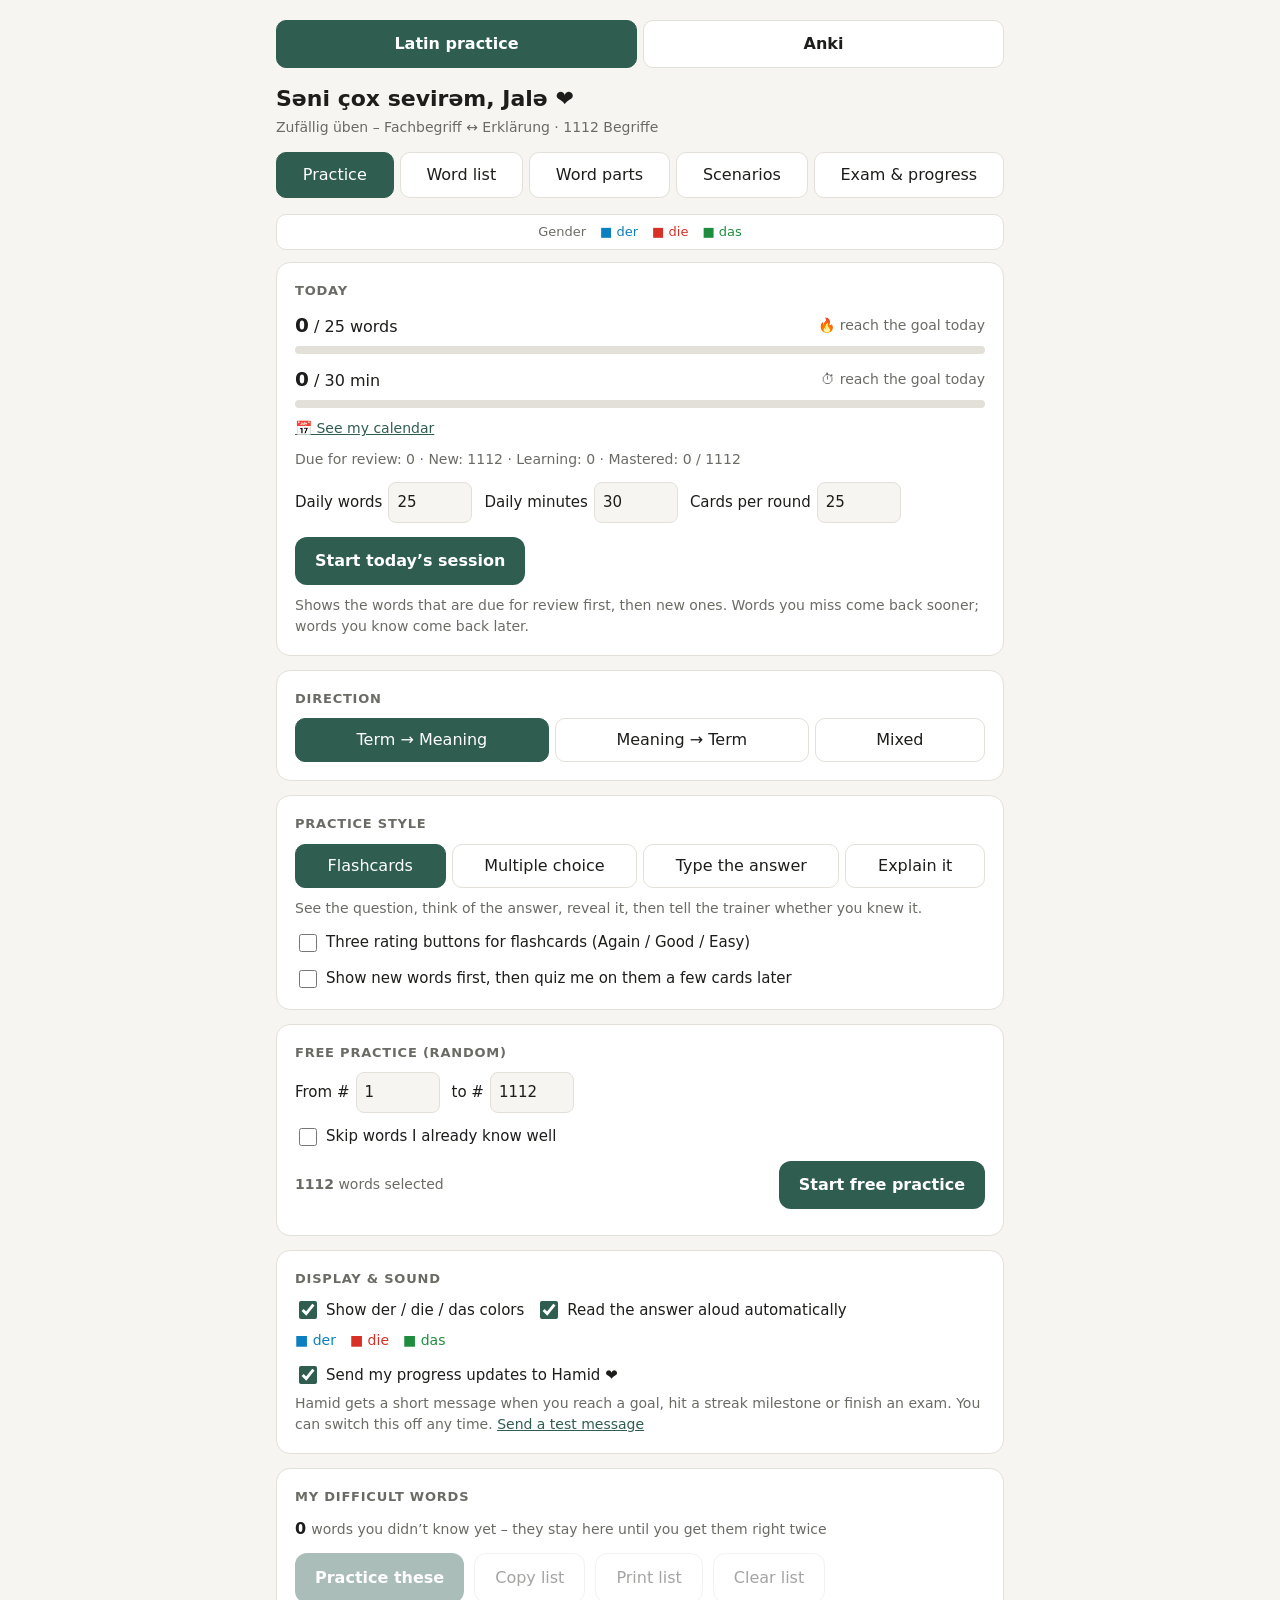
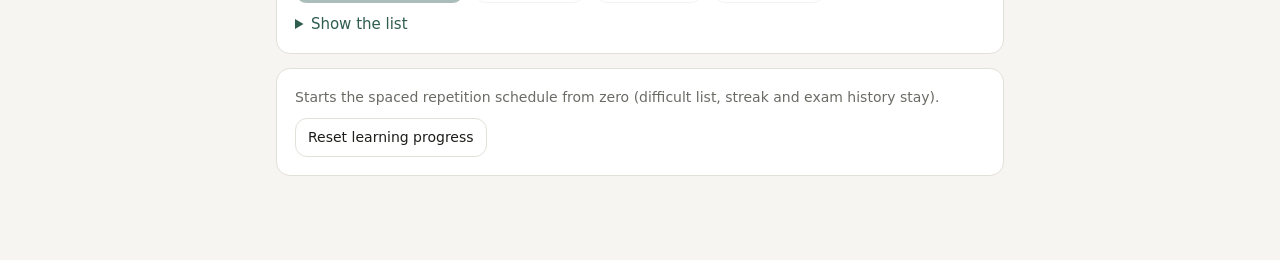
<file: index.html>
<!DOCTYPE html>
<html lang="de">
<head>
<meta charset="utf-8">
<meta name="viewport" content="width=device-width, initial-scale=1, viewport-fit=cover">
<title>Flanna</title>
<link rel="manifest" href="manifest.webmanifest">
<link rel="apple-touch-icon" href="apple-touch-icon.png">
<meta name="theme-color" content="#2f5d50">
<meta name="mobile-web-app-capable" content="yes">
<meta name="apple-mobile-web-app-capable" content="yes">
<meta name="apple-mobile-web-app-title" content="Flanna">
<meta name="apple-mobile-web-app-status-bar-style" content="default">
<style>
:root{
  --bg:#f6f5f1; --card:#ffffff; --ink:#1d1d1b; --mute:#6b6b66; --line:#e2e0d8;
  --accent:#2f5d50; --accent-ink:#ffffff; --ok:#1e8e3e; --okbg:#e6f4ea; --bad:#c5221f; --badbg:#fce8e6;
  --der:#0b7fc0; --die:#d93025; --das:#1e8e3e;
}
@media (prefers-color-scheme:dark){
  :root{--bg:#161615;--card:#212120;--ink:#f1efe8;--mute:#a3a198;--line:#3a3935;--accent:#7fc4ae;--accent-ink:#10201a;
  --ok:#6fcf8a;--okbg:#18301f;--bad:#ff8a80;--badbg:#3a1d1b;--der:#5bb8f0;--die:#ff7b72;--das:#6fcf8a}
}
*{box-sizing:border-box}
body{margin:0;background:var(--bg);color:var(--ink);font:16px/1.5 system-ui,-apple-system,"Segoe UI",Roboto,sans-serif}
.wrap{max-width:760px;margin:0 auto;padding:calc(20px + env(safe-area-inset-top)) 16px calc(70px + env(safe-area-inset-bottom))}
h1{font-size:22px;margin:4px 0 2px}
.sub{color:var(--mute);margin:0 0 14px;font-size:14px}
.panel{background:var(--card);border:1px solid var(--line);border-radius:14px;padding:18px;margin-bottom:14px}
.panel h2{font-size:13px;letter-spacing:.06em;text-transform:uppercase;color:var(--mute);margin:0 0 10px;font-weight:600}
.tabs{display:flex;gap:6px;margin:0 0 14px;overflow-x:auto;padding-bottom:2px}
.tabs button{flex:1 0 auto;border:1px solid var(--line);background:var(--card);color:var(--ink);padding:10px 14px;border-radius:10px;font:inherit;cursor:pointer;white-space:nowrap}
.tabs button[aria-pressed=true]{background:var(--accent);color:var(--accent-ink);border-color:var(--accent)}
.seg{display:flex;gap:6px;flex-wrap:wrap}
.seg button{flex:1 1 auto;border:1px solid var(--line);background:transparent;color:var(--ink);padding:9px 12px;border-radius:10px;font:inherit;cursor:pointer}
.seg button[aria-pressed=true]{background:var(--accent);color:var(--accent-ink);border-color:var(--accent)}
.row{display:flex;gap:12px;align-items:center;flex-wrap:wrap;margin-top:12px}
.row label{display:flex;gap:6px;align-items:center;color:var(--ink);font-size:15px}
input[type=number]{width:84px;padding:8px;border:1px solid var(--line);border-radius:8px;background:var(--bg);color:var(--ink);font:inherit}
input[type=checkbox]{width:18px;height:18px;accent-color:var(--accent)}
.btn{border:0;background:var(--accent);color:var(--accent-ink);padding:12px 20px;border-radius:12px;font:inherit;font-weight:600;cursor:pointer}
.btn.ghost{background:transparent;color:var(--ink);border:1px solid var(--line);font-weight:500}
.btn.ok{background:var(--ok);color:#fff}.btn.bad{background:var(--bad);color:#fff}
.btn:disabled{opacity:.4;cursor:default}
.btn.sm{padding:8px 12px;font-size:14px}
.meta{color:var(--mute);font-size:14px}
.legend{display:flex;gap:14px;font-size:14px;margin-top:8px}
.legend.strip{margin:0 0 12px;padding:7px 12px;border:1px solid var(--line);border-radius:10px;background:var(--card);justify-content:center;font-size:13px}
.legend.strip b{color:var(--mute);font-weight:500}
.nocolor .legend.strip{display:none}
.bonus{color:#b8860b;font-weight:600}
.c-d{color:var(--der)}.c-f{color:var(--die)}.c-n{color:var(--das)}
.nocolor .c-d,.nocolor .c-f,.nocolor .c-n{color:inherit}
.bar{height:8px;background:var(--line);border-radius:8px;overflow:hidden;margin:8px 0 12px}
.bar>i{display:block;height:100%;background:var(--accent);width:0;transition:width .3s}
.bar.thin{height:6px;margin:6px 0}
.top{display:flex;justify-content:space-between;align-items:center;gap:10px;flex-wrap:wrap}
.q{font-size:26px;line-height:1.35;font-weight:600;margin:6px 0 4px;word-break:break-word}
.q.long{font-size:20px;font-weight:500}
.tag{display:inline-block;font-size:12px;padding:2px 9px;border-radius:99px;background:var(--bg);border:1px solid var(--line);color:var(--mute)}
.ans{margin-top:14px;padding:14px;border-radius:12px;background:var(--bg);border:1px dashed var(--line);font-size:20px;word-break:break-word;display:flex;justify-content:space-between;align-items:center;gap:12px}
.ans.long{font-size:17px}
.spk{flex:none;border:1px solid var(--line);background:var(--card);border-radius:10px;font-size:18px;padding:6px 10px;cursor:pointer}
.spk:hover{border-color:var(--accent)}
.nosound .spk,.nosound #soundRow{display:none!important}
.opts{display:grid;gap:8px;margin-top:14px}
.opt{text-align:left;border:1px solid var(--line);background:var(--card);color:var(--ink);padding:12px 14px;border-radius:12px;font:inherit;cursor:pointer;display:flex;gap:10px}
.opt b{color:var(--mute);font-weight:600;min-width:1.2em}
.opt:hover:not(:disabled){border-color:var(--accent)}
.opt.good{background:var(--okbg);border-color:var(--ok)}
.opt.wrong{background:var(--badbg);border-color:var(--bad)}
.opt:disabled{cursor:default;color:var(--ink)}
textarea,input[type=text]{width:100%;margin-top:14px;padding:12px;border:1px solid var(--line);border-radius:12px;background:var(--bg);color:var(--ink);font:inherit;font-size:18px}
input.slim{margin:0;font-size:15px;padding:9px 12px;width:auto;flex:1 1 180px}
.chars{display:flex;gap:6px;margin-top:8px}
.chars button{border:1px solid var(--line);background:var(--card);color:var(--ink);border-radius:8px;padding:4px 12px;font:inherit;font-size:18px;cursor:pointer}
.actions{display:flex;gap:10px;margin-top:16px;flex-wrap:wrap}
.verdict{margin-top:12px;font-weight:600}
.verdict.ok{color:var(--ok)}.verdict.bad{color:var(--bad)}
.spell{margin-top:10px;padding:10px 12px;border-radius:10px;background:var(--bg);font-size:18px;font-family:ui-monospace,Menlo,Consolas,monospace;line-height:1.8}
.spell .meta{display:inline-block;width:5.5em;font-family:system-ui,sans-serif;font-size:13px}
.dx-bad{color:var(--bad);font-weight:700;text-decoration:underline}
.dx-miss{color:var(--bad);font-weight:700}
.dx-fix{background:var(--okbg);color:var(--ok);font-weight:700;border-radius:3px}
.stats{display:grid;grid-template-columns:repeat(3,1fr);gap:10px;text-align:center;margin:10px 0 14px}
.stats div{background:var(--bg);border-radius:12px;padding:12px}
.stats b{display:block;font-size:26px}
.miss{margin:8px 0 0;padding:0;list-style:none;font-size:15px}
.miss li{padding:8px 0;border-top:1px solid var(--line)}
#hardList li{display:flex;justify-content:space-between;gap:10px;align-items:flex-start}
.x{flex:none;border:0;background:transparent;color:var(--mute);cursor:pointer;font-size:16px;padding:2px 6px}
.x:hover{color:var(--bad)}
details summary{cursor:pointer;color:var(--accent);margin-top:10px;font-size:15px}
.hide{display:none!important}
.kbd{color:var(--mute);font-size:13px;margin-top:12px}
.chip{display:inline-block;margin:4px 6px 0 0;padding:4px 10px;border-radius:99px;background:var(--bg);border:1px solid var(--line);font-size:14px}
.chip i{color:var(--mute);font-style:normal}
.part .pl{font-size:20px}
.blank{display:inline-block;min-width:5em;border-bottom:2px solid var(--accent);text-align:center;color:var(--accent);font-weight:700}
.scen-text{font-size:20px;line-height:1.5;margin:8px 0}
.big{font-size:48px;font-weight:700;line-height:1.1}
.hist{display:grid;grid-template-columns:5.5em 1fr 5em;gap:8px;align-items:center;font-size:14px;margin:4px 0}
.mini{height:10px;border-radius:6px;background:var(--line);overflow:hidden}
.mini>i{display:block;height:100%;background:var(--accent)}
.btn small{display:block;font-weight:400;opacity:.85;font-size:12px}
.dot{display:inline-block;width:10px;height:10px;border-radius:50%;margin-right:8px;background:var(--line)}
.dot.l{background:#e0a21b}.dot.m{background:var(--ok)}.dot.h{background:var(--bad)}
.wl{display:flex;justify-content:space-between;gap:10px;align-items:center;cursor:pointer}
.wl-detail{margin:8px 0 2px 18px;padding:10px 12px;border-radius:10px;background:var(--bg)}
.toast{position:fixed;left:50%;bottom:22px;transform:translateX(-50%);background:var(--ink);color:var(--bg);padding:10px 18px;border-radius:99px;font-size:15px;z-index:50;box-shadow:0 4px 18px rgba(0,0,0,.25)}
.goals .g{margin:0 0 6px}
.goals .top b{font-size:20px}
.goals .bar{margin:6px 0 10px}
.goals .bar.t>i{background:#c9507a}
.strk{font-size:14px;color:var(--mute);white-space:nowrap}
.cal-h{display:flex;justify-content:space-between;align-items:center;margin:0 0 8px}
.cal-h b{font-size:17px}
.cal{display:grid;grid-template-columns:repeat(7,1fr);gap:4px}
.cal .dn{font-size:11px;color:var(--mute);text-align:center;padding:2px 0}
.cal button{border:1px solid var(--line);background:var(--bg);color:var(--ink);border-radius:9px;padding:4px 2px;min-height:58px;font:inherit;font-size:11px;line-height:1.25;cursor:pointer;display:flex;flex-direction:column;align-items:center;justify-content:flex-start;gap:1px}
.cal button b{font-size:13px}
.cal button.e{visibility:hidden}
.cal button.s{border-color:var(--accent)}
.cal button.o{border:2px solid var(--accent);background:var(--card)}
.cal button.b{background:var(--accent);color:var(--accent-ink);border-color:var(--accent)}
.cal button.td{outline:2px solid #c9507a;outline-offset:1px}
.cal button.sel{box-shadow:0 0 0 3px rgba(201,80,122,.35)}
.cal button.f{opacity:.45;cursor:default}
.cal-leg{display:flex;gap:12px;flex-wrap:wrap;font-size:12px;color:var(--mute);margin:10px 0 0}
.cal-leg i{display:inline-block;width:12px;height:12px;border-radius:4px;vertical-align:-2px;margin-right:4px;border:2px solid var(--accent)}
.cal-leg i.b{background:var(--accent)}
.cal-leg i.s{border-width:1px}
.cal-det{margin-top:12px;padding:12px 14px;border-radius:12px;background:var(--bg)}
.cal-msg{margin-top:8px;padding:10px 12px;border-radius:10px;background:rgba(201,80,122,.12);border:1px solid rgba(201,80,122,.4)}
.love{position:fixed;inset:0;z-index:70;background:rgba(12,8,24,.92);display:flex;align-items:center;justify-content:center;padding:24px;text-align:center;animation:lfade .4s ease}
.love canvas{position:absolute;inset:0;width:100%;height:100%;pointer-events:none}
.love-box{position:relative;color:#fff;max-width:420px}
.love-t{font-size:27px;line-height:1.25;font-weight:700;text-shadow:0 0 18px rgba(255,90,150,.8),0 0 40px rgba(255,90,150,.5);animation:lpop .7s cubic-bezier(.2,1.4,.4,1) both}
.love-s{margin-top:14px;font-size:18px;opacity:.92;animation:lfade 1.2s ease .5s both}
.love-n{margin-top:16px;font-size:14px;opacity:.75}
.love-g{margin-top:10px;font-size:16px;font-weight:600;color:#ffd77a}
.love .btn{margin-top:22px;background:#e0527f;color:#fff}
@keyframes lfade{from{opacity:0}to{opacity:1}}
@keyframes lpop{0%{transform:scale(.5);opacity:0}60%{transform:scale(1.1);opacity:1}100%{transform:scale(1)}}
@media (prefers-reduced-motion:reduce){.love,.love-t,.love-s{animation:none}}
#printArea{display:none}
@media print{
  body.printing .wrap>*:not(#printArea){display:none!important}
  body.printing #printArea{display:block!important;color:#000;background:#fff}
  body.printing{background:#fff}
  #printArea table{width:100%;border-collapse:collapse;font-size:12pt}
  #printArea td{border-bottom:1px solid #bbb;padding:5px 6px;vertical-align:top}
  #printArea td:first-child{width:38%;font-weight:600}
}

/* ===== Flanna: mode switch (Latin practice | Anki) ===== */
.modebar{display:flex;gap:6px;margin:0 0 14px}
.modebar button{flex:1;border:1px solid var(--line);background:var(--card);color:var(--ink);padding:11px 14px;border-radius:10px;font:inherit;font-weight:600;cursor:pointer}
.modebar button[aria-pressed=true]{background:var(--accent);color:var(--accent-ink);border-color:var(--accent)}
body:not([data-screen="setup"]):not(.anki) #modeBar{display:none}
body.anki #setup{display:none!important}
body.anki .wrap{padding-bottom:calc(8px + env(safe-area-inset-bottom))}
#ankiPane iframe{width:100%;height:calc(100vh - 96px - env(safe-area-inset-top) - env(safe-area-inset-bottom));height:calc(100dvh - 96px - env(safe-area-inset-top) - env(safe-area-inset-bottom));min-height:460px;border:0;display:block;background:transparent}
body.anki-study #modeBar{display:none}
body.anki-study .wrap{max-width:none;padding:env(safe-area-inset-top) 0 0}
body.anki-study #ankiPane iframe{height:calc(100vh - env(safe-area-inset-top));height:calc(100dvh - env(safe-area-inset-top))}
</style>
</head>
<body data-screen="setup">
<div class="wrap" id="app">

<div class="modebar" id="modeBar">
  <button data-mode="latin" aria-pressed="true">Latin practice</button>
  <button data-mode="anki" aria-pressed="false">Anki</button>
</div>
<div id="ankiPane" class="hide"><iframe id="ankiFrame" title="Anki" allow="autoplay; web-share"></iframe></div>

<div id="setup">
  <h1>Səni çox sevirəm, Jalə ❤️</h1>
  <p class="sub">Zufällig üben – Fachbegriff ↔ Erklärung · <span id="totalCount"></span> Begriffe</p>

  <div class="tabs" id="tabs">
    <button data-tab="practice" aria-pressed="true">Practice</button>
    <button data-tab="list" aria-pressed="false">Word list</button>
    <button data-tab="parts" aria-pressed="false">Word parts</button>
    <button data-tab="scen" aria-pressed="false">Scenarios</button>
    <button data-tab="exam" aria-pressed="false">Exam &amp; progress</button>
  </div>
  <div class="legend strip"><b>Gender</b><span class="c-d">■ der</span><span class="c-f">■ die</span><span class="c-n">■ das</span></div>

  <!-- ===== PRACTICE ===== -->
  <section id="tab-practice">
    <div class="panel">
      <h2>Today</h2>
      <div class="goals">
        <div class="g"><div class="top"><div><b id="goalNow">0</b> / <span id="goalTarget">25</span> words</div><div class="strk" id="streakW"></div></div>
          <div class="bar"><i id="goalBar"></i></div></div>
        <div class="g"><div class="top"><div><b id="minNow">0</b> / <span id="minTarget">30</span> min</div><div class="strk" id="streakT"></div></div>
          <div class="bar t"><i id="minBar"></i></div></div>
      </div>
      <p class="meta" style="margin:0 0 10px"><a href="#" id="toCal" style="color:var(--accent)">📅 See my calendar</a></p>
      <p class="meta" id="srsStats" style="margin:0 0 12px"></p>
      <div class="row" style="margin:0 0 14px">
        <label>Daily words <input type="number" id="goal" min="5" max="500" value="25"></label>
        <label>Daily minutes <input type="number" id="tgoal" min="5" max="600" value="30"></label>
        <label>Cards per round <input type="number" id="limit" min="5" max="200" value="25"></label>
      </div>
      <button class="btn" id="smartBtn">Start today’s session</button>
      <p class="meta" id="smartNote" style="margin:10px 0 0">Shows the words that are due for review first, then new ones. Words you miss come back sooner; words you know come back later.</p>
    </div>

    <div class="panel">
      <h2>Direction</h2>
      <div class="seg" id="segDir">
        <button data-v="t2d" aria-pressed="true">Term → Meaning</button>
        <button data-v="d2t" aria-pressed="false">Meaning → Term</button>
        <button data-v="mix" aria-pressed="false">Mixed</button>
      </div>
    </div>

    <div class="panel">
      <h2>Practice style</h2>
      <div class="seg" id="segMode">
        <button data-v="card" aria-pressed="true">Flashcards</button>
        <button data-v="mc" aria-pressed="false">Multiple choice</button>
        <button data-v="type" aria-pressed="false">Type the answer</button>
        <button data-v="explain" aria-pressed="false">Explain it</button>
      </div>
      <p class="meta" id="modeHelp" style="margin:10px 0 0"></p>
      <div class="row"><label><input type="checkbox" id="rate3"> Three rating buttons for flashcards (Again / Good / Easy)</label></div>
      <div class="row"><label><input type="checkbox" id="intro"> Show new words first, then quiz me on them a few cards later</label></div>
    </div>

    <div class="panel">
      <h2>Free practice (random)</h2>
      <div class="row" style="margin-top:0">
        <label>From # <input type="number" id="from" min="1" value="1"></label>
        <label>to # <input type="number" id="to" min="1" value="1"></label>
      </div>
      <div class="row">
        <label><input type="checkbox" id="unmastered"> Skip words I already know well</label>
      </div>
      <div class="row" style="justify-content:space-between">
        <span class="meta"><b id="selCount">0</b> words selected</span>
        <button class="btn" id="startBtn">Start free practice</button>
      </div>
      <p class="meta" id="resetNote" style="margin:8px 0 0"></p>
    </div>

    <div class="panel">
      <h2>Display &amp; sound</h2>
      <div class="row" style="margin-top:0">
        <label><input type="checkbox" id="colors" checked> Show der / die / das colors</label>
        <label id="soundRow"><input type="checkbox" id="sound" checked> Read the answer aloud automatically</label>
      </div>
      <div class="legend"><span class="c-d">■ der</span><span class="c-f">■ die</span><span class="c-n">■ das</span></div>
      <div class="row"><label><input type="checkbox" id="notifyOn" checked> Send my progress updates to Hamid ❤️</label></div>
      <p class="meta" style="margin:6px 0 0">Hamid gets a short message when you reach a goal, hit a streak milestone or finish an exam. You can switch this off any time.
        <span id="notifyTestWrap"><a href="#" id="notifyTest" style="color:var(--accent)">Send a test message</a> <span id="notifyTestRes"></span></span></p>
    </div>

    <div class="panel">
      <h2>My difficult words</h2>
      <div class="top">
        <div><b id="hardCount">0</b> <span class="meta">words you didn’t know yet – they stay here until you get them right twice</span></div>
      </div>
      <div class="actions" style="margin-top:12px">
        <button class="btn" id="hardBtn">Practice these</button>
        <button class="btn ghost" id="hardCopy">Copy list</button>
        <button class="btn ghost" id="hardPrint">Print list</button>
        <button class="btn ghost" id="hardClear">Clear list</button>
      </div>
      <details><summary>Show the list</summary><ul class="miss" id="hardList"></ul></details>
    </div>

    <div class="panel">
      <div class="top"><span class="meta">Starts the spaced repetition schedule from zero (difficult list, streak and exam history stay).</span>
      <button class="btn ghost sm" id="resetBtn">Reset learning progress</button></div>
    </div>
  </section>

  <!-- ===== WORD LIST ===== -->
  <section id="tab-list" class="hide">
    <div class="panel">
      <input type="text" id="wlSearch" placeholder="Search a term or its meaning…" style="margin-top:0" autocomplete="off">
      <div class="row"><label>Show <select id="wlRange"></select></label><span class="meta" id="wlCount"></span></div>
      <p class="meta" style="margin:8px 0 0"><span class="dot"></span>new <span class="dot l" style="margin-left:8px"></span>learning <span class="dot m" style="margin-left:8px"></span>mastered <span class="dot h" style="margin-left:8px"></span>difficult</p>
      <ul class="miss" id="wlList"></ul>
    </div>
  </section>

  <!-- ===== WORD PARTS ===== -->
  <section id="tab-parts" class="hide">
    <div class="panel">
      <h2>Word parts</h2>
      <p class="meta" style="margin:0 0 12px">Many terms are built from the same pieces (-ektomie, -itis, hämo-…). Learn these and hundreds of words become easier. The examples come from your own list.</p>
      <div class="row" style="margin-top:0">
        <input type="text" id="partSearch" class="slim" placeholder="Filter, e.g. Niere, itis, blood…">
        <button class="btn" id="partQuizBtn">Quiz me (10)</button>
      </div>
    </div>
    <div class="panel hide" id="partQuiz"></div>
    <div id="partList"></div>
  </section>

  <!-- ===== SCENARIOS ===== -->
  <section id="tab-scen" class="hide">
    <div class="panel" id="scenPanel"></div>
  </section>

  <!-- ===== EXAM & PROGRESS ===== -->
  <section id="tab-exam" class="hide">
    <div class="panel" id="calPanel">
      <h2>My days</h2>
      <div class="cal-h"><button class="btn ghost sm" id="calPrev" aria-label="Previous month">‹</button><b id="calTitle"></b><button class="btn ghost sm" id="calNext" aria-label="Next month">›</button></div>
      <div class="cal" id="calGrid"></div>
      <div class="cal-leg"><span><i class="b"></i>both goals</span><span><i></i>one goal</span><span><i class="s"></i>some study</span><span>w = words · m = minutes</span></div>
      <div class="cal-det" id="calDet"></div>
      <p class="meta" id="calSum" style="margin:10px 0 0"></p>
    </div>
    <div class="panel">
      <h2>Exam</h2>
      <p class="meta" style="margin:0 0 12px">No hints, no repeats and no feedback until the end – then a score. Wrong words go to your difficult list. Exams don’t change the review schedule.</p>
      <div class="row" style="margin-top:0">
        <label>Questions <input type="number" id="exN" min="5" max="200" value="50"></label>
        <label>From # <input type="number" id="exFrom" min="1" value="1"></label>
        <label>to # <input type="number" id="exTo" min="1" value="1"></label>
      </div>
      <div class="row"><span class="meta" style="min-width:5em">Format</span>
        <div class="seg" id="segExFmt" style="flex:1"><button data-v="mc" aria-pressed="true">Multiple choice</button><button data-v="type" aria-pressed="false">Typing</button></div></div>
      <div class="row"><span class="meta" style="min-width:5em">Direction</span>
        <div class="seg" id="segExDir" style="flex:1"><button data-v="t2d" aria-pressed="false">Term → Meaning</button><button data-v="d2t" aria-pressed="false">Meaning → Term</button><button data-v="mix" aria-pressed="true">Mixed</button></div></div>
      <div class="actions"><button class="btn" id="examBtn">Start exam</button></div>
    </div>
    <div class="panel"><h2>Exam history</h2><div id="examHist" class="meta">No exams yet.</div></div>
    <div class="panel"><h2>Progress by section</h2><div id="sections"></div></div>
    <div class="panel">
      <h2>Send my progress to my Mümü</h2>
      <pre id="progPre" class="meta" style="white-space:pre-wrap;margin:0 0 12px;font-family:inherit"></pre>
      <button class="btn" id="copyProg">Copy my progress</button>
    </div>
  </section>
</div>

<!-- ===== QUIZ ===== -->
<div id="quiz" class="hide">
  <div class="top">
    <button class="btn ghost" id="quitBtn">← Back</button>
    <span class="meta"><span id="progressTxt"></span> · <span id="timerTxt">⏱ 0:00</span></span>
  </div>
  <div class="bar thin"><i id="barFill"></i></div>
  <div class="legend strip"><b>Gender</b><span class="c-d">■ der</span><span class="c-f">■ die</span><span class="c-n">■ das</span></div>
  <div class="panel" id="qcard">
    <span class="tag" id="qtag"></span>
    <div class="q" id="qtext"></div>
    <div id="qbody"></div>
  </div>
  <p class="kbd" id="kbd"></p>
</div>

<!-- ===== ROUND DONE ===== -->
<div id="done" class="hide">
  <h1>Round finished 🎉</h1>
  <div class="legend strip"><b>Gender</b><span class="c-d">■ der</span><span class="c-f">■ die</span><span class="c-n">■ das</span></div>
  <div class="stats">
    <div><b id="sTotal">0</b><span class="meta">cards</span></div>
    <div><b id="sFirst" style="color:var(--ok)">0</b><span class="meta">right first time</span></div>
    <div><b id="sMiss" style="color:var(--bad)">0</b><span class="meta">needed repeats</span></div>
  </div>
  <div class="stats">
    <div><b id="sTime">0:00</b><span class="meta">total time</span></div>
    <div><b id="sAvg">0s</b><span class="meta">average per card</span></div>
    <div><b id="sSlowest">0s</b><span class="meta">slowest card</span></div>
  </div>
  <p class="bonus hide" id="bonusLine" style="margin:0 0 12px"></p>
  <div class="panel hide" id="slowPanel"><h2>Took the longest</h2><ul class="miss" id="slowList"></ul></div>
  <div class="panel" id="missPanel">
    <h2>Words to review <span class="meta" style="text-transform:none;letter-spacing:0">· saved to “My difficult words”</span></h2>
    <ul class="miss" id="missList"></ul>
  </div>
  <div class="actions">
    <button class="btn" id="againMiss">Practice these again</button>
    <button class="btn ghost" id="newRound">New round</button>
    <button class="btn ghost" id="toSetup">Settings</button>
  </div>
</div>

<!-- ===== EXAM DONE ===== -->
<div id="examDone" class="hide">
  <h1>Exam finished</h1>
  <div class="legend strip"><b>Gender</b><span class="c-d">■ der</span><span class="c-f">■ die</span><span class="c-n">■ das</span></div>
  <div class="panel" style="text-align:center">
    <div class="big" id="exScore">0/0</div>
    <div id="exPct" style="font-size:20px;margin-top:4px"></div>
    <div class="meta" id="exMeta" style="margin-top:6px"></div>
    <div class="bonus hide" id="exBonus" style="margin-top:6px"></div>
  </div>
  <div class="panel" id="exWrongPanel"><h2>Mistakes</h2><ul class="miss" id="exWrong"></ul></div>
  <div class="actions">
    <button class="btn" id="exAgain">New exam</button>
    <button class="btn ghost" id="exBack">Back</button>
  </div>
</div>

<div id="love" class="love hide" role="dialog" aria-label="Message for Jalə">
  <canvas id="fx"></canvas>
  <div class="love-box">
    <div class="love-t" id="loveTitle">Səni çox sevirəm, Jalə ❤️</div>
    <div class="love-g hide" id="loveGoal">🎆 Both daily goals done! 🎆</div>
    <div class="love-n" id="loveNums"></div>
    <button class="btn" id="loveOk">Davam et</button>
  </div>
</div>
<div id="printArea"></div>
<div id="toast" class="toast hide"></div>
</div>

<script>
const DATA = [{"id":1,"t":[["Abdomen ","n"],["/ ",null],["Venter","d"]],"d":[["Bauch","d"]]},{"id":2,"t":[["abdominal",null]],"d":[["zum ",null],["Unterleib ","d"],["gehörig, den Bauch betreffend",null]]},{"id":3,"t":[["abducent",null]],"d":[["wegführend",null]]},{"id":4,"t":[["Abrasio ","f"],["uteri",null]],"d":[["Kürettage","f"],[", Ausschabung der Gebärmutterschleimhaut",null]]},{"id":5,"t":[["Absorption, Resorption",null]],"d":[["Nährstoffaufnahme",null]]},{"id":6,"t":[["Abszess","d"]],"d":[["abgekapselte Eiteransammlung",null]]},{"id":7,"t":[["Abusus","d"]],"d":[["Missbrauch","d"]]},{"id":8,"t":[["Achalasie",null]],"d":[["Funktionsstörung der glatten ",null],["Muskulatur ","f"],["von Hohlorganen (Erschlaffung)",null]]},{"id":9,"t":[["Adduktion",null]],"d":[["Heranführen einer Extremität zur Körpermitte",null]]},{"id":10,"t":[["Adenektomie",null]],"d":[["Entfernung des ",null],["Adenoid","n"]]},{"id":11,"t":[["Adenom","n"]],"d":[["Drüsen",null],["geschwulst","f"]]},{"id":12,"t":[["Adenotomie",null]],"d":[["Operative Entfernung von ",null],["Rachenmandel","f"],["n",null]]},{"id":13,"t":[["Adenotonsillektomie",null]],"d":[["Rachenmandel- und Gaumenmandelentfernung",null]]},{"id":14,"t":[["adipös",null]],"d":[["fettsüchtig, fettleibig, übergewichtig",null]]},{"id":15,"t":[["Adipositas, Adiposität","f"]],"d":[["Fettsucht / Fettleibigkeit","f"]]},{"id":16,"t":[["adjuvant",null]],"d":[["unterstützend",null]]},{"id":17,"t":[["Adnektomie",null]],"d":[["Operative Entfernung von ",null],["Eileiter ","d"],["und ",null],["Eierstock","d"]]},{"id":18,"t":[["Adnexitis",null]],"d":[["Entzündung der Eierstöcke und Eileiter",null]]},{"id":19,"t":[["afferent, afferens",null]],"d":[["hinführend, zuführend, heranführend",null]]},{"id":20,"t":[["Agammaglobulinämie",null]],"d":[["angeborenes oder erworbenes Fehlen von Gammaglobulin im ",null],["Blutserum","n"],[".",null]]},{"id":21,"t":[["agastrisch",null]],"d":[["ohne ",null],["Magen","d"]]},{"id":22,"t":[["Agglutination",null]],"d":[["Verklumpung/ Zusammenballung",null]]},{"id":23,"t":[["Agonie",null]],"d":[["Todeskrampf","d"]]},{"id":24,"t":[["Akromegalie",null]],"d":[["Vergrößerung der Körperendteile",null]]},{"id":25,"t":[["Akromioklavikulargelenk",null]],"d":[["Schultereck",null],["gelenk","n"]]},{"id":26,"t":[["Akromion","n"]],"d":[["Schulterhöhe",null]]},{"id":27,"t":[["Akzidentiell",null]],"d":[["Zufällig",null]]},{"id":28,"t":[["Algie / Dynie",null]],"d":[["Schmerzhaft",null]]},{"id":29,"t":[["Allergie",null]],"d":[["Überempfindlichkeit",null]]},{"id":30,"t":[["allergische ",null],["Rhinitis","f"],[", ",null],["Pollinose","f"]],"d":[["Heuschnupfen","d"]]},{"id":31,"t":[["Alopezie",null]],"d":[["Haarausfall","d"],[", Haarlosigkeit",null]]},{"id":32,"t":[["Alveole","f"]],"d":[["Lungenbläschen","n"]]},{"id":33,"t":[["Alzheimer","d"]],"d":[["Demenz","f"]]},{"id":34,"t":[["Amaurose","f"]],"d":[["Vollständige Blindheit",null]]},{"id":35,"t":[["Amaurosis ","f"],["fugax",null]],"d":[["Vorübergehende Blindheit",null]]},{"id":36,"t":[["Amblyopie",null]],"d":[["Schwachsichtigkeit",null]]},{"id":37,"t":[["Ametropie",null]],"d":[["Fehlsichtigkeit",null]]},{"id":38,"t":[["Amnesie",null]],"d":[["Gedächtnisverlust","d"]]},{"id":39,"t":[["Amnion","n"]],"d":[["Fruchtblase","f"]]},{"id":40,"t":[["Amnioskopie",null]],"d":[["Fruchtwasserspiegelung",null]]},{"id":41,"t":[["Amniozentese",null]],"d":[["Fruchtwasserpunktion",null]]},{"id":42,"t":[["Amputation",null]],"d":[["Abtrennung",null]]},{"id":43,"t":[["Amyotrophie, Muskelatrophie, Myatrophie",null]],"d":[["Muskelschwund","d"]]},{"id":44,"t":[["Anakusis",null]],"d":[["Hörverlust","d"],[", Gehörlosigkeit, Taubheit",null]]},{"id":45,"t":[["Analgetikum","n"]],"d":[["Schmerzmittel","n"]]},{"id":46,"t":[["Anämie",null]],"d":[["Blutarmut ","f"],["/ ",null],["Blutmangel","d"]]},{"id":47,"t":[["Anamnese",null]],"d":[["Vorgeschichte von Patienten, Krankengeschichte",null]]},{"id":48,"t":[["Anaphylaktischer ",null],["Schock ","d"],[", allergischer ",null],["Schock","d"]],"d":[["schweres allergisches ",null],["Kreislaufversagen","n"]]},{"id":49,"t":[["Anästhesie",null]],"d":[["Narkose ","f"],[", Betäubung",null]]},{"id":50,"t":[["Anästhesist",null]],"d":[["Narkosearzt","d"]]},{"id":51,"t":[["Aneurysma","n"]],"d":[["arterielle Aussackung",null]]},{"id":52,"t":[["Angina ","f"],["pectoris",null]],"d":[["Brustenge","f"]]},{"id":53,"t":[["Angiographie",null]],"d":[["bildliche, radiologische ",null],["Gefäß","n"],["darstellung",null]]},{"id":54,"t":[["Angiologe",null]],"d":[["Gefäßarzt",null]]},{"id":55,"t":[["Angiologie",null]],"d":[["Fachgebiet ","n"],["für Gefäßerkrankungen",null]]},{"id":56,"t":[["angiologisch",null]],"d":[["die Blutgefäßlehre betreffend",null]]},{"id":57,"t":[["Anhidrose / Hypohidrose / Hyperhidrose",null]],"d":[["fehlende / verminderte / vermehrte Schweißbildung, Schweißausbruch",null]]},{"id":58,"t":[["Ankylose",null]],"d":[["Vollständige Gelenkversteifung",null]]},{"id":59,"t":[["Anomalie",null]],"d":[["Unregelmäßigkeit, Abnormität",null]]},{"id":60,"t":[["Anorexia ","f"],["nervosa",null]],"d":[["Magersucht","f"]]},{"id":61,"t":[["Anorexie","f"],[", ",null],["Inappetenz","f"]],"d":[["Appetitverlust","d"],[", Appetitlosigkeit",null]]},{"id":62,"t":[["Anosmie",null]],"d":[["Geruchsminderung",null]]},{"id":63,"t":[["Antazidum","n"],["( Antazida )",null]],"d":[["Magensäuremittel","n"]]},{"id":64,"t":[["Antebrachium",null]],"d":[["Unterarm",null]]},{"id":65,"t":[["Anterior",null]],"d":[["vorne / zur Vorderseite hin gelegen, vordere",null]]},{"id":66,"t":[["Antibiotikum(Antibiotika)",null]],"d":[["Mittel ","n"],["gegen Krankheitserreger",null]]},{"id":67,"t":[["Antidot ","n"],[", ",null],["Antitoxin","n"]],"d":[["Gegenmittel","n"],[", ",null],["Gegengift","n"]]},{"id":68,"t":[["Antiemetika",null]],"d":[["Mittel gegen Übelkeit und Erbrechen",null]]},{"id":69,"t":[["Antikoagulans ","n"],[", ",null],["Antikoagulantium","n"],[", Antithrombotikum, Heparin",null]],"d":[["gerinnungshemmendes Mittel, Blutverdünner",null]]},{"id":70,"t":[["Antikoagulation",null]],"d":[["Blutverdünnung, Gerinnungshemmung",null]]},{"id":71,"t":[["Antiphlogistikum",null]],"d":[["entzündungshemmendes Mittel",null]]},{"id":72,"t":[["Antipyretika",null]],"d":[["fiebersenkendes Mittel",null]]},{"id":73,"t":[["Antitussiva",null]],"d":[["Hustenstiller ","d"],[", ",null],["Hustenmittel","n"]]},{"id":74,"t":[["Aorta","f"]],"d":[["Hauptschlagader","f"]]},{"id":75,"t":[["Aortenaneurysma","n"]],"d":[["sackförmige Erweiterung der ",null],["Hauptschlagader ","f"],["/ Aussackung der Hauptschlagader",null]]},{"id":76,"t":[["Aphasie",null]],"d":[["Sprachstörung / ",null],["sprachverlust","d"]]},{"id":77,"t":[["Apnoe",null]],"d":[["Atemstillstand","d"]]},{"id":78,"t":[["Apoplex ","d"],["(ie), ",null],["Insult","d"],[", Stroke",null]],"d":[["Schlaganfall","d"]]},{"id":79,"t":[["Appendektomie",null]],"d":[["Wurmfortsatzentfernung",null]]},{"id":80,"t":[["Appendix ","d"],["(vermiformis)",null]],"d":[["Wurmfortsatz ","d"],["des ",null],["Blinddarm","d"],["s",null]]},{"id":81,"t":[["Appendizitis",null]],"d":[["Wurmfortsatzentzündung, Blinddarmentzündung",null]]},{"id":82,"t":[["Apraxie",null]],"d":[["Untätigkeit, Unfähigkeit, bestimmte Handlungen/ Bewegungen durchzuführen",null]]},{"id":83,"t":[["Arcus","d"]],"d":[["Bogen","d"]]},{"id":84,"t":[["Arcus zygomaticus",null]],"d":[["Jochbogen","d"]]},{"id":85,"t":[["Arrhythmie",null]],"d":[["Herzrhythmusstörung",null]]},{"id":86,"t":[["Arteria Carotis",null]],"d":[["Halsschlagader","f"]]},{"id":87,"t":[["Arteria cerebri",null]],"d":[["Hirnschlagader","f"]]},{"id":88,"t":[["Arteria coronaria",null]],"d":[["Herzkranzschlagader, Herzkranzarterie","f"]]},{"id":89,"t":[["Arteria femoralis, Femoralarterie",null]],"d":[["Oberschenkelschlagader","f"]]},{"id":90,"t":[["Arteria pulmonalis",null]],"d":[["Lungenschlagader","f"]]},{"id":91,"t":[["Arterie","f"]],"d":[["Schlagader","f"]]},{"id":92,"t":[["Arteriosklerose, Atherosklerose","f"]],"d":[["Arterienverkalkung, Gefäßverkalkung, Schlagaderverkalkung",null]]},{"id":93,"t":[["Arthralgie",null]],"d":[["Gelenkschmerzen",null]]},{"id":94,"t":[["Arthritis ","f"],["urica",null]],"d":[["Gicht","f"]]},{"id":95,"t":[["Arthrose",null]],"d":[["degenerative Gelenkerkrankung, Gelenkverschleiß",null]]},{"id":96,"t":[["Arthroskopie",null]],"d":[["Gelenkspiegelung",null]]},{"id":97,"t":[["Articulatio acromioclavicularis",null]],"d":[["Schultereck",null],["gelenk","n"]]},{"id":98,"t":[["Articulatio cubiti",null]],"d":[["Ellenbogengelenk","n"]]},{"id":99,"t":[["Articulatio humeroscapularis",null]],"d":[["Schultergelenk","n"]]},{"id":100,"t":[["Articulatio manus, Articulatio carpi",null]],"d":[["Handgelenk","n"]]},{"id":101,"t":[["Articulatio sacroiliaca",null]],"d":[["Sakroiliakalgelenk/ Kreuzdarmbeingelenk","n"]]},{"id":102,"t":[["Articulatio talocruralis",null]],"d":[["oberes ",null],["Sprunggelenk","n"]]},{"id":103,"t":[["Articulatio talotarsalis",null]],"d":[["unteres ",null],["Sprunggelenk","n"]]},{"id":104,"t":[["Aspiration",null]],"d":[["verschlucken",null]]},{"id":105,"t":[["Asystolie","f"]],"d":[["Herzstillstand","d"]]},{"id":106,"t":[["aszendent",null]],"d":[["aufsteigend",null]]},{"id":107,"t":[["aszendierend",null]],"d":[["aufsteigend",null]]},{"id":108,"t":[["Aszites","d"]],"d":[["Bauchwassersucht","f"],[", der Wasserbauch, Flüssigkeitsansammlung im Bauch",null]]},{"id":109,"t":[["Atlas","d"]],"d":[["1.",null],["Halswirbel ","d"],["/ ",null],["Träger","d"]]},{"id":110,"t":[["Atrepsie",null]],"d":[["Gedeihstörung",null]]},{"id":111,"t":[["Atrium","n"]],"d":[["Vorhof","d"]]},{"id":112,"t":[["Atrium fibrillation",null]],"d":[["Vorhofflimmern",null]]},{"id":113,"t":[["atrophieren / atrophiert / atrophisch",null]],"d":[["schrumpfen / geschrumpft / schwindend",null]]},{"id":114,"t":[["Auris ","f"],["media",null]],"d":[["Mittelohr","n"]]},{"id":115,"t":[["Auskultation",null]],"d":[["Abhören",null]]},{"id":116,"t":[["Außenrotation, Rotation externus",null]],"d":[["Auswärtsdrehung",null]]},{"id":117,"t":[["Axilla","f"]],"d":[["Achsel ","f"],["/ Achselhöhle",null]]},{"id":118,"t":[["axillär",null]],"d":[["die Achselhöhle betreffend",null]]},{"id":119,"t":[["Axis","d"]],"d":[["2. ",null],["Halswirbel ","d"],["/ ",null],["Dreher","d"]]},{"id":120,"t":[["Balanitis",null]],"d":[["Eichelentzündung",null]]},{"id":121,"t":[["Basaliom","n"]],"d":[["Basalzellkarzinom","n"],["/ ",null],["Basalzellenkrebs","d"]]},{"id":122,"t":[["Basis ","f"],["cranii",null]],"d":[["Schädelbasis","f"]]},{"id":123,"t":[["Befund","d"]],"d":[["das Ergebnis medizinischer Untersuchungen",null]]},{"id":124,"t":[["benigne",null]],"d":[["gutartig",null]]},{"id":125,"t":[["benigne Prostatahyperplasie (BPH)",null]],"d":[["gutartige Vorsteherdrüsenvergrößerung /gutartige Prostatavergrößerung",null]]},{"id":126,"t":[["benigner / maligner ",null],["Tumor","d"]],"d":[["gutartige / bösartige Geschwulst",null]]},{"id":127,"t":[["Benommenheit",null]],"d":[["reduzierte Wachheit",null]]},{"id":128,"t":[["biliär",null]],"d":[["gallig,die Galle betreffend",null]]},{"id":129,"t":[["Biopsie",null]],"d":[["Gewebeentnahme zum Untersuchungs",null],["zweck","d"]]},{"id":130,"t":[["Bluttransfusion",null]],"d":[["Blutübertragung",null]]},{"id":131,"t":[["Borborygmus",null]],"d":[["Bauchknurren",null]]},{"id":132,"t":[["Bougieren",null]],"d":[["Aufdehnen",null]]},{"id":133,"t":[["brachial",null]],"d":[["Den ",null],["Oberarm ","d"],["bezogen",null]]},{"id":134,"t":[["Brachialgie",null]],"d":[["Armschmerzen",null]]},{"id":135,"t":[["Brachium","n"]],"d":[["Oberarm","d"]]},{"id":136,"t":[["Bradykardie",null]],"d":[["verlangsamter ",null],["Herzschlag","d"]]},{"id":137,"t":[["Bradypnoe",null]],"d":[["verlangsamte ",null],["Atemfrequenz","f"]]},{"id":138,"t":[["brevis",null]],"d":[["kurz",null]]},{"id":139,"t":[["bronchial",null]],"d":[["zu ",null],["Bronchie","f"],["n /Luftröhrenästen gehörig",null]]},{"id":140,"t":[["Bronchialkarzinom",null]],"d":[["bösartige Geschwulst der Luftröhrenäste",null]]},{"id":141,"t":[["Bronchitis",null]],"d":[["Atemweg","d"],["sentzündung",null]]},{"id":142,"t":[["Bronchokonstriktion",null]],"d":[["Atemwegsverengung, Verengung der Bronchien",null]]},{"id":143,"t":[["Bronchoskopie",null]],"d":[["Atemwegsspiegelung, Spiegelung der Luftröhrenäste",null]]},{"id":144,"t":[["Bronchospasmus, Bronchialspasmus",null]],"d":[["Atemwegsverkrampfung, krampfartige Verengung der Luftröhrenäste",null]]},{"id":145,"t":[["Brucella",null]],"d":[["stäbchenförmiges, grammnegatives ",null],["Bakterium","n"]]},{"id":146,"t":[["Bucca / Regio buccalis",null]],"d":[["Wange / Wangenregion",null]]},{"id":147,"t":[["Bukkal",null]],"d":[["zur Backe gehörend",null]]},{"id":148,"t":[["Bulbus ","d"],["oculi",null]],"d":[["Augapfel","d"]]},{"id":149,"t":[["Bursitis",null]],"d":[["Schleimbeutelentzündung",null]]},{"id":150,"t":[["Bypass",null]],"d":[["künstlich angelegte Umgehung eines Blutgefäßabschnittes",null]]},{"id":151,"t":[["Caecum, ",null],["Zäkum","n"]],"d":[["Blinddarm","d"]]},{"id":152,"t":[["Calcaneus","d"]],"d":[["Fersenbein","n"]]},{"id":153,"t":[["Calor ","d"],[" / ",null],["Rubor ","d"],["/ ",null],["Dolor ","d"],["/ ",null],["Pallor","d"]],"d":[["Wärme, Überwärmung / Rötung / ",null],["Schmerz ","d"],["/ Blässe",null]]},{"id":154,"t":[["Canalis ","d"],["inguinalis",null]],"d":[["Leistenkanal","d"]]},{"id":155,"t":[["Canalis ","d"],["vertebralis",null]],"d":[["Rückenmarkskanal, Wirbelkanal",null]]},{"id":156,"t":[["Caput ","n"],[",Cephalon",null]],"d":[["Kopf","d"]]},{"id":157,"t":[["Caput femoris",null]],"d":[["Oberschenkelknochenkopf",null]]},{"id":158,"t":[["Caput Humeri",null]],"d":[["Oberarmkopf",null]]},{"id":159,"t":[["Caput tibialis",null]],"d":[["Schienbeinkopf",null]]},{"id":160,"t":[["Carotis sklerosis",null]],"d":[["Halsschlagaderverhärtung /Halsschlagaderverkalkung",null]]},{"id":161,"t":[["Cartilago","f"]],"d":[["Knorpel","d"]]},{"id":162,"t":[["Casus ","d"],[", ",null],["Kasuistik","f"]],"d":[["Fallbeschreibung, ",null],["Fallbericht","d"]]},{"id":163,"t":[["Cavitas glenoidalis",null]],"d":[["Schultergelenkpfanne","f"]]},{"id":164,"t":[["Cavum","n"]],"d":[["Höhle","f"]]},{"id":165,"t":[["Cavum ","n"],["tympani",null]],"d":[["Paukenhöhle",null]]},{"id":166,"t":[["CEA",null]],"d":[["Carcinoembryonales Antigen",null]]},{"id":167,"t":[["Cephalgie",null]],"d":[["Kopfschmerzen",null]]},{"id":168,"t":[["Cerebellum","n"]],"d":[["Kleinhirn","n"]]},{"id":169,"t":[["cerebral, zerebral",null]],"d":[["Das Gehirn betreffend",null]]},{"id":170,"t":[["Cerebrum","n"]],"d":[["Gehirn ","n"],["/ ",null],["Großhirn","n"]]},{"id":171,"t":[["Cervix uteri",null]],"d":[["Gebärmutterhals","d"]]},{"id":172,"t":[["Cheilos / ",null],["Labium","n"]],"d":[["Lippe","f"]]},{"id":173,"t":[["Chirotherapie",null]],"d":[["Manuelle Therapie / Manuelle Medizin",null]]},{"id":174,"t":[["Cholangitis",null]],"d":[["Gallengangentzündung",null]]},{"id":175,"t":[["Cholelithiasis","f"]],"d":[["Gallensteinleiden","n"]]},{"id":176,"t":[["Cholestase","f"]],"d":[["Gallestauung","f"]]},{"id":177,"t":[["Cholesteatom","n"]],"d":[["Perlgeschwulst ","f"],["/ Zwiebelgeschwulst",null]]},{"id":178,"t":[["Cholezystektomie",null]],"d":[["Gallenblasenentfernung",null]]},{"id":179,"t":[["Cholezystitis",null]],"d":[["Gallenblasenentzündung",null]]},{"id":180,"t":[["Cholezystolithiasis",null]],"d":[["Gallenblasensteinleiden",null]]},{"id":181,"t":[["Chondritis","f"]],"d":[["Knorpelentzündung",null]]},{"id":182,"t":[["Chronische Rhinitis","f"]],"d":[["andauernde Nasenschleimhautentzündung",null]]},{"id":183,"t":[["Chronische Rhinosinusitis",null]],"d":[["andauernde Nasennebenhöhlenentzündung",null]]},{"id":184,"t":[["Claudicatio",null]],"d":[["Hinken",null]]},{"id":185,"t":[["Claudicatio intermittens",null]],"d":[["Schaufensterkrankheit",null]]},{"id":186,"t":[["Clavicula","f"]],"d":[["Schlüsselbein","n"]]},{"id":187,"t":[["Cochlea","f"]],"d":[["Hörschnecke","f"]]},{"id":188,"t":[["Colliculus ","d"],["seminalis",null]],"d":[["Samenhügel","d"]]},{"id":189,"t":[["Collum ","n"],["(ossis) femoris",null]],"d":[["Oberschenkelhalsknochen","d"]]},{"id":190,"t":[["Colon ","n"],["irritabile, Colitis spastica",null]],"d":[["Reizdarmsyndrom","n"]]},{"id":191,"t":[["Colon","n"],[", ",null],["Intestinum ","n"],["crassum",null]],"d":[["Dickdarm","d"],[", ",null],["Grimmdarm","d"]]},{"id":192,"t":[["Columna ","f"],["vertebralis",null]],"d":[["Wirbelsäule","f"]]},{"id":193,"t":[["Coma ","n"],["vigile",null]],"d":[["Wachkoma","n"]]},{"id":194,"t":[["Commotio cerebri",null]],"d":[["Gehirnerschütterung",null]]},{"id":195,"t":[["Concha ","f"],["nasalis, Conchae nasals",null]],"d":[["Nasenmuschel","f"],[", Nasenmuscheln",null]]},{"id":196,"t":[["Condylom","n"],["a acuminatum",null]],"d":[["Feigwarze","f"],["n",null]]},{"id":197,"t":[["Contusio, Kontusion",null]],"d":[["Prellung, Quetschung, blauer ",null],["Fleck","d"]]},{"id":198,"t":[["Cor ","n"],["/ Kardio",null]],"d":[["Herz","n"]]},{"id":199,"t":[["Cornea","f"]],"d":[["Hornhaut","f"]]},{"id":200,"t":[["Corpus ","n"],["luteum",null]],"d":[["Gelbkörper","d"]]},{"id":1112,"t":[["Cortex cerebri/ Cortex",null]],"d":[["Großhirnrinde / Rinde",null]]},{"id":201,"t":[["Crista ","f"],["iliaca",null]],"d":[["Darmbeinkamm","d"]]},{"id":202,"t":[["Crus","d"]],"d":[["Unterschenkel ","d"],[", ",null],["Schenkel ","d"],[", ",null],["Bein","n"]]},{"id":203,"t":[["Crusta",null]],"d":[["Kruste, ",null],["Schorf","d"],[", ",null],["Borke","f"]]},{"id":204,"t":[["Cubitus","d"]],"d":[["Ellenbogen","d"]]},{"id":205,"t":[["CVI",null]],"d":[["Chronische venöse Insuffizienz",null]]},{"id":206,"t":[["Defäkation",null]],"d":[["Darmentleerung, Stuhlgang, Stuhlausscheidung",null]]},{"id":207,"t":[["Deformation",null]],"d":[["Fehlbildung, Missbildung",null]]},{"id":208,"t":[["Dehydration, ",null],["Exsikkose","f"]],"d":[["Austrocknung",null]]},{"id":209,"t":[["Dehydriert",null]],"d":[["ausgetrocknet",null]]},{"id":210,"t":[["Dekubitus","d"]],"d":[["Druckgeschwür","n"],[", ",null],["Durchliegegeschwür","n"],[", ",null],["Wundliegen","n"]]},{"id":211,"t":[["delirant",null]],"d":[["verwirrt",null]]},{"id":212,"t":[["Delirium","n"]],"d":[["Bewusstseinstrübung, Bewusstseinsstörung, Verwirrung / verwirrter Zustand",null]]},{"id":213,"t":[["Demenz","f"]],"d":[["geistiger Verfall, Schwachsinn, Wahnsinn, Vergesslichkeit",null]]},{"id":214,"t":[["Dens","d"]],"d":[["Zahn","d"]]},{"id":215,"t":[["Deprimere",null]],"d":[["Depression",null]]},{"id":216,"t":[["Derma ","n"],["/ ",null],["Cutis","f"]],"d":[["Haut","f"]]},{"id":217,"t":[["Dermatitis",null]],"d":[["Hautentzündung",null]]},{"id":218,"t":[["Dermatologe",null]],"d":[["Hautarzt",null]]},{"id":219,"t":[["Dermatologie",null]],"d":[["Lehre von Hauterkrankungen",null]]},{"id":220,"t":[["Descensus ","d"],["uteri / ",null],["Uterusprolaps","d"]],"d":[["Gebärmuttersenkung / Gebärmuttervorfall",null]]},{"id":221,"t":[["deszendierend, deszendent",null]],"d":[["absteigend, absinkend",null]]},{"id":222,"t":[["Diabetes ","d"],["mellitus",null]],"d":[["Zuckerkrankheit",null]]},{"id":223,"t":[["Diaphragma","n"]],"d":[["Zwerchfell","n"]]},{"id":224,"t":[["Diaphyse","f"]],"d":[["Knochenschaft","d"]]},{"id":225,"t":[["Diarrhoe","f"]],"d":[["Durchfall","d"]]},{"id":226,"t":[["Diencephalon","n"]],"d":[["Zwischenhirn","n"]]},{"id":227,"t":[["Digestion",null]],"d":[["Verdauung",null]]},{"id":228,"t":[["Digitale Untersuchung, Digital-rektale Untersuchung",null]],"d":[["Mastdarmuntersuchung mit dem ",null],["Finger","d"]]},{"id":229,"t":[["Digiti (manus) (Einzahl: ",null],["Digitus","d"],[")",null]],"d":[["Finger","d"]]},{"id":230,"t":[["Digiti (pedis) (Einzahl: Digitus pedis)",null]],"d":[["Zehe","f"],["n",null]]},{"id":231,"t":[["Digitus ","d"],["malleus",null]],"d":[["Hammerzehe","f"]]},{"id":232,"t":[["Dilution",null]],"d":[["Verdünnung",null]]},{"id":233,"t":[["Diplopie","f"]],"d":[["Doppeltsehen","n"]]},{"id":234,"t":[["Diskusprolaps ","d"],["/ ",null],["Nucleus ","d"],["pulposus Prolaps/",null],["Diskushernie","f"]],"d":[["Bandscheibenvorfall","d"]]},{"id":235,"t":[["Dislokation",null]],"d":[["Fehlstellung","f"]]},{"id":236,"t":[["Disloziert",null]],"d":[["verschoben, verlagert",null]]},{"id":237,"t":[["disseminiert",null]],"d":[["ausgestreut, verbreitet",null]]},{"id":238,"t":[["Distal",null]],"d":[["körperfern",null]]},{"id":239,"t":[["Distorsion",null]],"d":[["Verstauchung / Verdrehung",null]]},{"id":240,"t":[["Diurese",null]],"d":[["Harnausscheidung",null]]},{"id":241,"t":[["Diuretikum","n"]],"d":[["Harntreibendes Mittel",null]]},{"id":242,"t":[["Divertikulitis",null]],"d":[["entzündete Schleimhautausstülpung/ entzündung von Aussackung der hohleorganswand",null]]},{"id":243,"t":[["Divertikulose",null]],"d":[["zahlreiche Darmausstülpungen, Darmaussackungen,Viel Aussackungen der wand eines Hohlorgans",null]]},{"id":244,"t":[["Dolor","d"]],"d":[["Schmerz","d"]]},{"id":245,"t":[["Dolorosus, dolent",null]],"d":[["Schmerzhaft",null]]},{"id":246,"t":[["Donor",null]],"d":[["Spender",null]]},{"id":247,"t":[["dorsal",null]],"d":[["rückenwärts,rückenseitig, in Richtung Rücken, den Rücken betreffend, zur Rückseite",null]]},{"id":248,"t":[["Dorsum","n"]],"d":[["Rücken","d"]]},{"id":249,"t":[["Dorsum ","n"],["manus",null]],"d":[["Handrücken",null]]},{"id":250,"t":[["dorsum ","n"],["pedis",null]],"d":[["Fußrücken",null]]},{"id":251,"t":[["Drainage","f"]],"d":[["Ableitung, Ableitung von Körperflüssigkeiten oder Gasen",null]]},{"id":252,"t":[["Ductus ","d"],["/ ",null],["Canalis","d"]],"d":[["Gang ","d"],["/ ",null],["Kanal","d"]]},{"id":253,"t":[["Ductus ","d"],["choledochus",null]],"d":[["Hauptgallengang","d"]]},{"id":254,"t":[["Ductus ","d"],["Cysticus",null]],"d":[["Gallenblasengang",null]]},{"id":255,"t":[["Ductus ","d"],["deferens",null]],"d":[["Samenleiter",null]]},{"id":256,"t":[["Duodenalstenose",null]],"d":[["Verengung des Zwölffingerdarms",null]]},{"id":257,"t":[["Duodenum","n"]],"d":[["Zwölffingerdarm","d"]]},{"id":258,"t":[["Duplexsonographie",null]],"d":[["Ultraschalluntersuchung von Schlagadern und Venen sowie der Blutflussgeschwindigkeit",null]]},{"id":259,"t":[["Dura ","f"],["mater",null]],"d":[["harte Hirnhaut und harte Rückenmarkshaut",null]]},{"id":260,"t":[["Dysarthrie",null]],"d":[["sprechstörung",null]]},{"id":261,"t":[["Dysästhesie",null]],"d":[["schmerzhafte, unangenehme Missempfindung",null]]},{"id":262,"t":[["Dyslexie",null]],"d":[["Lesestörung",null]]},{"id":263,"t":[["Dyspareunie",null]],"d":[["schmerzhafter ",null],["verkehr","d"]]},{"id":264,"t":[["Dysphagie",null]],"d":[["Schluckstörung",null]]},{"id":265,"t":[["Dysphasie",null]],"d":[["Sprachstörung",null]]},{"id":266,"t":[["Dysphonie",null]],"d":[["Stimmstörungen / Heiserkeit",null]]},{"id":267,"t":[["Dysplasie",null]],"d":[["Fehlbildung",null]]},{"id":268,"t":[["Dyspnoe","f"]],"d":[["Atemnot","f"],[", Atemstörung, ",null],["Luftnot","f"]]},{"id":269,"t":[["Dysurie, Algurie",null]],"d":[["schmerzhaftes Wasserlassen",null]]},{"id":270,"t":[["Echokardiographie",null]],"d":[["Ultraschalluntersuchung des Herzens",null]]},{"id":271,"t":[["efferent, efferens",null]],"d":[["herausführend",null]]},{"id":272,"t":[["Effloreszenz","f"]],"d":[["Hautblüte / krankhafte Hautveränderung",null]]},{"id":273,"t":[["Ekzem","n"]],"d":[["Juckflechte","f"]]},{"id":274,"t":[["Elektrokardiographie",null]],"d":[["Aufzeichnung/Messung der elektronischen Aktivität des Herzens",null]]},{"id":275,"t":[["Elevation",null]],"d":[["Anheben",null]]},{"id":276,"t":[["Embolie","f"],[", ",null],["Embolismus","d"]],"d":[["Verschluss ","d"],["eines ",null],["Blutgefäß","n"],["es durch einen ",null],["Gefäßpfropf","d"]]},{"id":277,"t":[["Embolus","d"]],"d":[["Gefäßpfropf","d"]]},{"id":278,"t":[["Embryo","d"]],"d":[["Fetus","d"]]},{"id":279,"t":[["Emission",null]],"d":[["Ausstrahlung / Abstrahlung",null]]},{"id":280,"t":[["Emmetropie",null]],"d":[["Normalsichtigkeit",null]]},{"id":281,"t":[["Emphysem","n"]],"d":[["Lungenaufblähung",null]]},{"id":282,"t":[["Empyem","n"]],"d":[["Eiteransammlung in einer Körperhöhle",null]]},{"id":283,"t":[["Endokard","n"]],"d":[["Herzinnenhaut",null]]},{"id":284,"t":[["Endokarditis","f"]],"d":[["Herzinnenhautentzündung",null]]},{"id":285,"t":[["Endometriose",null]],"d":[["Gebärmutterschleimhaut außerhalb der Gebärmutterhöhle vorkommt",null]]},{"id":286,"t":[["Endometritis",null]],"d":[["Gebärmutterschleimhautentzündung",null]]},{"id":287,"t":[["Endometrium","n"]],"d":[["Gebärmutterschleimhaut",null]]},{"id":288,"t":[["Endometriumkarzinom",null]],"d":[["Krebserkrankung der Gebärmutterschleimhaut, Korpuskarzinom",null]]},{"id":289,"t":[["Endoskopie",null]],"d":[["diagnostische Spiegelung von Hohlorganen",null]]},{"id":290,"t":[["enteral",null]],"d":[["zum Darm gehörig, die Eingeweide bezogen",null]]},{"id":291,"t":[["Enteritis",null]],"d":[["Dünndarmentzündung",null]]},{"id":292,"t":[["Enterocolitis",null]],"d":[["Dünn- und Dickdarmentzündung",null]]},{"id":293,"t":[["Enteron","n"]],"d":[["Dünndarm","d"]]},{"id":294,"t":[["Enterostoma ","n"],[" Anus praeter",null]],"d":[["künstlicher ",null],["Darmausgang","d"]]},{"id":295,"t":[["Enzephalitis",null]],"d":[["Gehirnentzündung, Hirnentzündung",null]]},{"id":296,"t":[["Enzephalomyelitis",null]],"d":[["Hirn- und Rückenmarksentzündung",null]]},{"id":297,"t":[["Enzephalopathie",null]],"d":[["Gehirnkrankheit",null]]},{"id":298,"t":[["Epidermis","f"]],"d":[["Oberhaut","f"]]},{"id":299,"t":[["Epididymitis",null]],"d":[["Nebenhodenentzündung",null]]},{"id":300,"t":[["Epidural",null]],"d":[["Zum Epiduralraum gehörig (zwischen der Knochenhaut und der harten Hirnhaut)",null]]},{"id":301,"t":[["epidurales ",null],["Hämatom ","n"],[", ",null],["Epiduralhämatom","n"]],"d":[["Blutung zwischen dem Schädelknochen und der harten Hirnhaut, Bluterguss außerhalb der harten Hirnhaut",null]]},{"id":302,"t":[["epigastrisch",null]],"d":[["den Oberbauch betreffend",null]]},{"id":303,"t":[["Epiglottis","f"]],"d":[["Kehldeckel","d"]]},{"id":304,"t":[["Epiglottitis",null]],"d":[["Kehldeckelentzündung",null]]},{"id":305,"t":[["Epikard","n"]],"d":[["inneres ",null],["Blatt ","n"],["des ",null],["Herzbeutel","d"],["s",null]]},{"id":306,"t":[["Epikondylus ","d"],["/ ",null],["kondylus","d"]],"d":[["Gelenkhöcker ","d"],["/ ",null],["Gelenkkopf","d"]]},{"id":307,"t":[["Epilepsie",null]],"d":[["Krampfleiden","n"],[", ",null],["Krampfanfall","d"],[", ",null],["Fallsucht","f"],[", ",null],["Anfallsleiden","n"]]},{"id":308,"t":[["Episiotomie",null]],"d":[["Dammschnitt ","d"],["(",null],["Damm","d"],[": ",null],["Perineum","n"],[")",null]]},{"id":309,"t":[["Epistaxis","f"]],"d":[["Nasenbluten","n"]]},{"id":310,"t":[["ERCP",null]],"d":[["endoskopische retrograde Cholangiopankreatographie",null]]},{"id":311,"t":[["Erosion, Exkoriation, excoriation",null]],"d":[["Hautabschürfung, oberflächlicher ",null],["Hautdefekt","d"]]},{"id":312,"t":[["Erysipel","n"]],"d":[["Wundrose",null]]},{"id":313,"t":[["Erythem",null]],"d":[["Hautrötung",null]]},{"id":314,"t":[["Erythrozyt ","d"],["(en)",null]],"d":[["rotes ",null],["Blutkörperchen","n"],["/ rote ",null],["Blutzelle","f"]]},{"id":315,"t":[["ESWL",null]],"d":[["extrakorporale Stoß-wellenlithotripsie",null]]},{"id":316,"t":[["Eupnoe",null]],"d":[["physiologische, regelmäßige und ruhige Atmung",null]]},{"id":317,"t":[["Exanthem","n"]],"d":[["Hautausschlag","d"]]},{"id":318,"t":[["Exazerbation",null]],"d":[["Verschlimmerung einer Krankheit",null]]},{"id":319,"t":[["Expektorat","n"],[", ",null],["Sputum","n"]],"d":[["Auswurf","d"]]},{"id":320,"t":[["Expektoration / expektorieren",null]],"d":[["Abhusten / abhusten",null]]},{"id":321,"t":[["Exportieren",null]],"d":[["ausführen",null]]},{"id":322,"t":[["exsikkiert",null]],"d":[["ausgetrocknet",null]]},{"id":323,"t":[["Exspiration",null]],"d":[["Ausatmung",null]]},{"id":324,"t":[["Extension",null]],"d":[["Streckung",null]]},{"id":325,"t":[["Extraktion",null]],"d":[["Herausziehen",null]]},{"id":326,"t":[["Extrasystole","f"]],"d":[["vorzeitig einsetzender ",null],["Herzschlag ","d"],["/ ",null],["Herzstolpern","n"]]},{"id":327,"t":[["extrauterine Gravidität",null]],"d":[["Eileiterschwangerschaft, ektopische Schwangerschaft",null]]},{"id":328,"t":[["Extremität","f"]],"d":[["Bein ","n"],["oder ",null],["Arm","d"]]},{"id":329,"t":[["Exzision / exzidieren",null]],"d":[["Ausschneidung, Entfernung / herausschneiden",null]]},{"id":330,"t":[["Faeces","f"],[", ",null],["Fäzes","f"]],"d":[["Stuhl","d"],[", ",null],["Kot","d"]]},{"id":331,"t":[["Fatigue, Malaise",null]],"d":[["Erschöpfung, Ermüdung, Ermattung, chronische Müdigkeit, Abgeschlagenheit, Schlappheit",null]]},{"id":332,"t":[["Fazialisparese",null]],"d":[["Gesichtslähmung",null]]},{"id":333,"t":[["femoral",null]],"d":[["Oberschenkel ","d"],["betreffend",null]]},{"id":334,"t":[["Femur","n"]],"d":[["Oberschenkelknochen","d"]]},{"id":335,"t":[["Femurfraktur","f"]],"d":[["Oberschenkelbruch","d"]]},{"id":336,"t":[["Fenestra ovalis, vestibuli",null]],"d":[["ovales Fenster. ovale Öffnung, in der dem ",null],["Labyrinth ","n"],["zugewandten Wand der Paukenhöhle.",null]]},{"id":337,"t":[["Ferrum","n"]],"d":[["Eisen","n"]]},{"id":338,"t":[["Fertilisation",null]],"d":[["Befruchtung",null]]},{"id":339,"t":[["Fibrinogen",null]],"d":[["das ",null],["Gerinnungseiweiß ","n"],["aus der ",null],["Leber","f"]]},{"id":340,"t":[["Fibula","f"]],"d":[["Wadenbein","n"]]},{"id":341,"t":[["Fissur","f"]],"d":[["Spalte ","f"],["/ ",null],["Riss ","d"],["/ ",null],["Ritze","f"]]},{"id":342,"t":[["Flatulenz","f"]],"d":[["Blähung",null]]},{"id":343,"t":[["Flexion",null]],"d":[["Biegung / Beugung",null]]},{"id":344,"t":[["Flexor","d"]],"d":[["Beuger","d"]]},{"id":345,"t":[["Fluor ","n"],["genitalis / vaginalis",null]],"d":[["Scheidenausfluss","d"]]},{"id":346,"t":[["FOBT",null]],"d":[["Fäkaler okkulter Bluttest",null]]},{"id":347,"t":[["fokal",null]],"d":[["herdförmig, einen Krankheitsherd betreffend",null]]},{"id":348,"t":[["Foramen ","n"],["ovale",null]],"d":[["ovales ",null],["Loch ","n"],["in der ",null],["Vorhofscheidewand","f"]]},{"id":349,"t":[["Fossa","f"]],"d":[["Grube","f"]]},{"id":350,"t":[["Fraktur","f"]],"d":[["Knochenbruch","d"]]},{"id":351,"t":[["Frons","f"]],"d":[["Stirn","f"]]},{"id":352,"t":[["frontal = frontalis",null]],"d":[["die Stirn betreffend, stirnwärts gelegen",null]]},{"id":353,"t":[["Fructose ","f"],[", ",null],["Fruktose","f"]],"d":[["Fruchtzucker","d"]]},{"id":354,"t":[["fugax, transient, transitorisch, temporär",null]],"d":[["vorübergehend",null]]},{"id":355,"t":[["Funiculus ","d"],["spermaticus",null]],"d":[["Samenstrang","d"]]},{"id":356,"t":[["Funiculus ","d"],["umbilicalis",null]],"d":[["Nabelschnur","f"]]},{"id":357,"t":[["Galaktorrhö","f"]],"d":[["krankhafter ",null],["milchfluß","d"]]},{"id":358,"t":[["Ganglion","n"]],"d":[["Überbein ","n"],["/ ",null],["Nervenknoten","d"]]},{"id":359,"t":[["Gangrän","f"]],"d":[["wundbrand",null]]},{"id":360,"t":[["Gaster","f"],[", ",null],["Ventriculus","d"]],"d":[["Magen","d"]]},{"id":361,"t":[["Gastrektomie",null]],"d":[["Magenentfernung",null]]},{"id":362,"t":[["Gastritis",null]],"d":[["Magenschleimhautentzündung",null]]},{"id":363,"t":[["Gastroenteritis",null]],"d":[["Magen-Darm-Entzündung / ",null],["Brechdurchfall","d"]]},{"id":364,"t":[["gastroenterologisch, gastrointestinal",null]],"d":[["den Magen-Darm-",null],["Trakt ","d"],["betreffend",null]]},{"id":365,"t":[["Gastroösophageale Refluxkrankheit (GERD)",null]],"d":[["Speiseröhrenentzündung wegen ",null],["Rückfluss ","d"],["der Magensäure",null]]},{"id":366,"t":[["Gastroparese",null]],"d":[["Magenlähmung",null]]},{"id":367,"t":[["Gastroskopie",null]],"d":[["Magenspiegelung",null]]},{"id":368,"t":[["Geminus","d"],["(Gemini)",null]],"d":[["Zwilling","d"],["(e)",null]]},{"id":369,"t":[["Genu valgum",null]],"d":[["X-Beine / physiologische x-förmige",null]]},{"id":370,"t":[["Genu varum",null]],"d":[["O-Beine / physiologische o-förmige",null]]},{"id":371,"t":[["Gingiva","f"]],"d":[["Zahnfleisch","n"]]},{"id":372,"t":[["Gingivitis",null]],"d":[["Zahnfleischentzündung",null]]},{"id":373,"t":[["Glandula",null]],"d":[["Drüse",null]]},{"id":374,"t":[["Glandula ","f"],["adrenalis",null]],"d":[["Nebenniere",null]]},{"id":375,"t":[["Glandula ","f"],["parotis / Parotis",null]],"d":[["Ohrspeicheldrüse",null]]},{"id":376,"t":[["Glandula ","f"],["pituitaria / Hypophyse",null]],"d":[["Hirnanhangdrüse",null]]},{"id":377,"t":[["Glandula ","f"],["thyreoidea",null]],"d":[["Schilddrüse",null]]},{"id":378,"t":[["Glandulae parathyreoideae",null]],"d":[["die Nebenschilddrüsen, Epithelkörperchen",null]]},{"id":379,"t":[["Glans ","f"],["Penis",null]],"d":[["Eichel","f"]]},{"id":380,"t":[["Glaukom","n"]],"d":[["Grüner ",null],["Star","d"]]},{"id":381,"t":[["Glossa ","f"],["/ ",null],["Lingua","f"]],"d":[["Zunge","f"]]},{"id":382,"t":[["Glossitis",null]],"d":[["Zungenentzündung",null]]},{"id":383,"t":[["Glukose","f"]],"d":[["Traubenzucker","d"]]},{"id":384,"t":[["Glutäal",null]],"d":[["auf das Gesäß bezogen",null]]},{"id":385,"t":[["Gonarthrose","f"]],"d":[["Kniegelenkverschleiß","d"]]},{"id":386,"t":[["Gonorrhoe","f"]],"d":[["Tripper","d"]]},{"id":387,"t":[["gravid / gravidus",null]],"d":[["schwanger",null]]},{"id":388,"t":[["Gravida","f"]],"d":[["Schwangere","f"]]},{"id":389,"t":[["Gravidität ","f"],[" / ",null],["Gestatio","f"]],"d":[["Schwangerschaft","f"]]},{"id":390,"t":[["Gynäkologie",null]],"d":[["Frauenheilkunde",null]]},{"id":391,"t":[["Gynäkologin",null]],"d":[["Fachärztin für Frauenheilkunde",null]]},{"id":392,"t":[["Halitosis ","f"],[", Foetor ex ore",null]],"d":[["Mundgeruch","d"]]},{"id":393,"t":[["Hallux ","d"],["/ ",null],["Hallux ","d"],["valgus",null]],"d":[["Großzehe ","f"],["/ Großzehen Abweichung nach lateral",null]]},{"id":394,"t":[["Hämangiom","n"]],"d":[["Blutschwamm","d"]]},{"id":395,"t":[["Hämatemesis","f"]],"d":[["Bluterbrechen, Kaffeesatzerbrechen",null]]},{"id":396,"t":[["Hämatochezie",null]],"d":[["Blutstuhl","d"]]},{"id":397,"t":[["Hämatom","n"]],"d":[["Bluterguss","d"]]},{"id":398,"t":[["Hämaturie",null]],"d":[["Blut ","n"],["im ",null],["Urin","d"]]},{"id":399,"t":[["Hämodialyse / Dialyse",null]],"d":[["Blutwäsche",null]]},{"id":400,"t":[["Hämoglobin","n"]],"d":[["roter ",null],["Blutfarbstoff","d"]]},{"id":401,"t":[["Hämopathie",null]],"d":[["Blutkrankheiten / Bluterkrankung",null]]},{"id":402,"t":[["Hämophilie",null]],"d":[["Blutgerinnungsstörung/ Bluterkrankheit",null]]},{"id":403,"t":[["Hämoptoe","f"]],"d":[["Bluthusten",null]]},{"id":404,"t":[["Hämoptyse",null]],"d":[["Beimischung von ",null],["Blut ","n"],["im ",null],["Auswurf","d"]]},{"id":405,"t":[["Hämorrhagie",null]],"d":[["Blutung",null]]},{"id":406,"t":[["Hämorrhoiden",null]],"d":[["Venenerweiterungen im Afterbereich",null]]},{"id":407,"t":[["Hämostyptikum","n"]],"d":[["Blutstillungsmittel","n"]]},{"id":408,"t":[["Harninkontinenz","f"]],"d":[["Blasenschwäche","f"]]},{"id":409,"t":[["Hba1c",null]],"d":[["glykiertes ",null],["Hämoglobin","n"],[", verzuckerter roter ",null],["Blutfarbstoff ","d"],[", Langzeitblutzucker",null],["wert","d"],["e",null]]},{"id":410,"t":[["Hemeralopie",null]],"d":[["Nachtblindheit",null]]},{"id":411,"t":[["Hemianopsie",null]],"d":[["Halbseitenblindheit",null]]},{"id":412,"t":[["Hemikolektomie",null]],"d":[["Teilentfernung des Dickdarms",null]]},{"id":413,"t":[["Hemiparese",null]],"d":[["teilweise Halbseitenlähmung, Lähmung einer Körperseite",null]]},{"id":414,"t":[["Hemiplegie",null]],"d":[["Halbseitenlähmung",null]]},{"id":415,"t":[["Hemmen",null]],"d":[["Hindern",null]]},{"id":416,"t":[["Hepar","n"]],"d":[["Leber","f"]]},{"id":417,"t":[["Hepatitis",null]],"d":[["Leberentzündung",null]]},{"id":418,"t":[["Hepatomegalie",null]],"d":[["Lebervergrößerung",null]]},{"id":419,"t":[["Hepatopathie",null]],"d":[["Leberkrankheit",null]]},{"id":420,"t":[["Hepatose",null]],"d":[["Leberschädigung",null]]},{"id":421,"t":[["Hepatotoxisch",null]],"d":[["Leberschädigend",null]]},{"id":422,"t":[["hereditär",null]],"d":[["erblich",null]]},{"id":423,"t":[["Hermaphrodit","d"]],"d":[["Zwitter","d"]]},{"id":424,"t":[["Hernia ","f"],[", ",null],["Hernie","f"]],"d":[["Bruch ","d"],[", ",null],["Eingeweidebruch","d"],[", ",null],["Weichteilbruch","d"]]},{"id":425,"t":[["Hernia ","f"],["diaphragmatica, Hiatushernie",null]],"d":[["Zwerchfellbruch","d"]]},{"id":426,"t":[["Hernia ","f"],["femoralis",null]],"d":[["Schenkelbruch ","d"],["/-hernie",null]]},{"id":427,"t":[["Hernia ","f"],["inguinalis",null]],"d":[["Leistenbruch","d"]]},{"id":428,"t":[["Hernia ","f"],["umbilicalis",null]],"d":[["Nabelbruch","d"]]},{"id":429,"t":[["Herpes ","d"],["zoster",null]],"d":[["Gürtelrose","f"]]},{"id":430,"t":[["Hiatus","d"]],"d":[["Spalt ","d"],["/ ",null],["Schlitz","d"]]},{"id":431,"t":[["Histologie",null]],"d":[["Gewebelehre",null]]},{"id":432,"t":[["histologisch",null]],"d":[["die ",null],["Gewebe ","n"],["betreffend",null]]},{"id":433,"t":[["histologischer ",null],["Befund","d"]],"d":[["Ergebnis ","n"],["einer Gewebeuntersuchung",null]]},{"id":434,"t":[["HMV",null]],"d":[["Herzminutenvolumen",null]]},{"id":435,"t":[["Hodentorsion",null]],"d":[["Hodenverdrehung",null]]},{"id":436,"t":[["Hordeolum","n"]],"d":[["Gerstenkorn","n"]]},{"id":437,"t":[["Hydronephrose",null]],"d":[["Wassersackniere, Harnstauungsniere",null]]},{"id":438,"t":[["Hydrozele","f"]],"d":[["Wasserbruch","d"]]},{"id":439,"t":[["Hydrozele ","f"],["funiculi",null]],"d":[["Flüssigkeitsansammlung im ",null],["Samenstrang","d"]]},{"id":440,"t":[["Hydrozele ","f"],["testis",null]],"d":[["Hodenwasserbruch","d"],[", Flüssigkeitsansammlung im Hodensack",null]]},{"id":441,"t":[["Hydrozephalus","d"]],"d":[["Wasserkopf","d"]]},{"id":442,"t":[["Hypakusis",null]],"d":[["Schwerhörigkeit",null]]},{"id":443,"t":[["Hypästhesie",null]],"d":[["Taubheitsgefühl","n"]]},{"id":444,"t":[["Hyperämie",null]],"d":[["Mehrdurchblutung",null]]},{"id":445,"t":[["Hypercholesterinämie, Dyslipidämie",null]],"d":[["Cholesterinüberschuss","d"],[", Fettstoffwechselstörung",null]]},{"id":446,"t":[["Hyperglykämie",null]],"d":[["erhöhter Blutzuckerspiegel",null]]},{"id":447,"t":[["Hyperkapnie",null]],"d":[["erhöhter Kohlendioxidgehalt im ",null],["Blut","n"]]},{"id":448,"t":[["Hyperlipidämie",null]],"d":[["Erhöhung der ",null],["Fett","n"],["e im ",null],["Blut ","n"],["/ erhöhte Blutfettwerte",null]]},{"id":449,"t":[["Hyperopie / Hypermetropie",null]],"d":[["Weitsichtigkeit",null]]},{"id":450,"t":[["Hyperparathyreoidismus ","d"],[", Hyperparathyreose",null]],"d":[["Nebenschilddrüsenüberfunktion",null]]},{"id":451,"t":[["Hyperthermie",null]],"d":[["Überwärmung","f"]]},{"id":452,"t":[["Hyperthyreose",null]],"d":[["Schilddrüsenüberfunktion",null]]},{"id":453,"t":[["Hypertonie ","f"],[", arterielle Hypertonie",null]],"d":[["Bluthochdruck","d"]]},{"id":454,"t":[["Hyperurikämie",null]],"d":[["erhöhter ",null],["Harnsäurespiegel ","d"],["im Blut",null]]},{"id":455,"t":[["Hyperventilation",null]],"d":[["beschleunigte Atmung",null]]},{"id":456,"t":[["Hypoadrenalismus","d"]],"d":[["Nebennierenunterfunktion",null]]},{"id":457,"t":[["Hypoglykämie",null]],"d":[["erniedrigter ",null],["Blutzuckerspiegel","d"]]},{"id":458,"t":[["Hypokaliämie, Hypokalämie",null]],"d":[["Kaliummangel ","d"],["im Blut",null]]},{"id":459,"t":[["Hypoparathyreose ",null],["Hypoparathyreoidismus","d"]],"d":[["Nebenschilddrüsenunterfunktion",null]]},{"id":460,"t":[["Hypothermie",null]],"d":[["Unterkühlung",null]]},{"id":461,"t":[["Hypothyreose",null]],"d":[["Schilddrüsenunterfunktion",null]]},{"id":462,"t":[["Hypotonie",null]],"d":[["niedriger / erniedrigter ",null],["Blutdruck","d"]]},{"id":463,"t":[["Hypovolämie",null]],"d":[["vermindertes ",null],["Blutvolumen","n"]]},{"id":464,"t":[["Hypoxämie",null]],"d":[["Sauerstoffmangel ","d"],["im Blut",null]]},{"id":465,"t":[["Hysterektomie",null]],"d":[["Gebärmutterentfernung",null]]},{"id":466,"t":[["i.m. Injektion [intramuskuläre Injektion]",null]],"d":[["Eine spritzung in einen ",null],["Muskel","d"]]},{"id":467,"t":[["i.v.",null]],"d":[["intravenös",null]]},{"id":468,"t":[["i.v. Injektion",null]],"d":[["Verabreichung von Medikamenten oder Flüssigkeiten in eine Vene",null]]},{"id":469,"t":[["iatrogen",null]],"d":[["durch ärztliche Behandlung verursacht",null]]},{"id":470,"t":[["Ikterus","d"]],"d":[["Gelbsucht","f"]]},{"id":471,"t":[["Ileostoma ","n"],[" Anus praeter",null]],"d":[["künstlicher ",null],["Darmausgang","d"]]},{"id":472,"t":[["Ileum","n"]],"d":[["Krummdarm","d"]]},{"id":473,"t":[["Ileus","d"]],"d":[["Darmverschluss","d"]]},{"id":474,"t":[["Immobilisation",null]],"d":[["Ruhigstellung, Unbeweglichkeit",null]]},{"id":475,"t":[["Incarnatio",null]],"d":[["Einwachsen ins ",null],["Fleisch","n"]]},{"id":476,"t":[["Incisura / ",null],["Inzisur","f"]],"d":[["Einschnitt","d"]]},{"id":477,"t":[["indolent",null]],"d":[["schmerzlos",null]]},{"id":478,"t":[["Infektiös",null]],"d":[["Ansteckend",null]]},{"id":479,"t":[["inferior",null]],"d":[["unten gelegen, unter",null]]},{"id":480,"t":[["Inflammatio",null]],"d":[["Entzündung",null]]},{"id":481,"t":[["Influenza","f"]],"d":[["Grippe","f"]]},{"id":482,"t":[["Infusion",null]],"d":[["Flüssigkeitsgabe in die Venen",null]]},{"id":483,"t":[["Inguinal",null]],"d":[["den Leistenbereich betreffend",null]]},{"id":484,"t":[["Inhalation",null]],"d":[["die Einatmung von Gasen oder Aerosolen.",null]]},{"id":485,"t":[["inhalieren",null]],"d":[["einatmen, eine Inhalation vornehmen",null]]},{"id":486,"t":[["Inject / Injizieren",null]],"d":[["Einspritzen",null]]},{"id":487,"t":[["Injektion",null]],"d":[["die Spritze / Einspritzung",null]]},{"id":488,"t":[["Inkarnation",null]],"d":[["Fleischwerdung",null]]},{"id":489,"t":[["Inkarzeration",null]],"d":[["Einklemmung einer Hernie",null]]},{"id":490,"t":[["Inkarzeriert",null]],"d":[["Eingeklemmt",null]]},{"id":491,"t":[["Inkontinenz",null]],"d":[["Unfähigkeit, Urin oder Stuhl zu halten [zurückzuhalten] und kontrolliert abzugeben",null]]},{"id":492,"t":[["Innenrotation",null]],"d":[["Einwärtsdrehung",null]]},{"id":493,"t":[["Innervation",null]],"d":[["Nervenversorgung",null]]},{"id":494,"t":[["Insomnie, asomnie, Dyssomnie",null]],"d":[["Einschlafstörung, Schlaflosigkeit",null]]},{"id":495,"t":[["Inspektion",null]],"d":[["Betrachten, Äußerliche untersuchung mit den Augen",null]]},{"id":496,"t":[["Intercostalraum","d"]],"d":[["Raum zwischen den Rippen",null]]},{"id":497,"t":[["interkostal",null]],"d":[["zwichen den Rippen",null]]},{"id":498,"t":[["Interruptio","f"]],"d":[["Abbruch","d"]]},{"id":499,"t":[["Intoxikation",null]],"d":[["Vergiftung",null]]},{"id":500,"t":[["intraartikulär",null]],"d":[["in einem ",null],["Gelenk ","n"],["liegend",null]]},{"id":501,"t":[["Intrakraniell/ intrakranial",null]],"d":[["innerhalb des Schädels",null]]},{"id":502,"t":[["intrakutan",null]],"d":[["in die / in der Haut",null]]},{"id":503,"t":[["intraokular",null]],"d":[["innerhalb des Auges gelegen",null]]},{"id":504,"t":[["intraokularer Druck",null]],"d":[["Augeninnendruck",null]]},{"id":505,"t":[["intravasal",null]],"d":[["innnerhalb eines Blut- oder Lymph",null],["gefäß","n"],["es",null]]},{"id":506,"t":[["intravenös",null]],"d":[["in die / in der ",null],["Vene","f"]]},{"id":507,"t":[["Intubation",null]],"d":[["Einführung eines ",null],["Rohr","n"],["s in die Luftröhre zum Beatmen",null]]},{"id":508,"t":[["intubieren",null]],"d":[["einen ",null],["Tubus ","d"],["einführen; eine Intubation durchführen",null]]},{"id":509,"t":[["Invagination, Intussuszeption",null]],"d":[["Darmeinstülpung",null]]},{"id":510,"t":[["In-vitro-Fertilisation",null]],"d":[["Künstliche Befruchtung",null]]},{"id":511,"t":[["Involution, Regression",null]],"d":[["Rückbildung, Rückentwicklung",null]]},{"id":512,"t":[["Inzision / inzidieren",null]],"d":[["operativer ",null],["Schnitt","d"],[", Einschnitt / einschneiden",null]]},{"id":513,"t":[["ipsilateral, homolateral / kontralateral",null]],"d":[["auf der gleichen Seite / auf der Gegenseite, gegenseitig, entgegengesetzt",null]]},{"id":514,"t":[["Iris","f"]],"d":[["Regenbogenhaut",null]]},{"id":515,"t":[["Iritis",null]],"d":[["Regenbogenhautentzündung",null]]},{"id":516,"t":[["Ischämie","f"]],"d":[["Minderdurchblutung",null]]},{"id":517,"t":[["Jejunum","n"]],"d":[["Leerdarm","d"]]},{"id":518,"t":[["juvenil",null]],"d":[["jugendlich",null]]},{"id":519,"t":[["Kachexie / kachektisch",null]],"d":[["pathologischer Gewichtsverlust, Auszehrung, Abmagerung / abgemagert, ausgezehrt",null]]},{"id":520,"t":[["Kanzerophobie",null]],"d":[["die ",null],["Angst ","f"],["vor ",null],["Krebs ","d"],["/ Angst vor bösartiger ",null],["Geschwulst","f"]]},{"id":521,"t":[["kardial",null]],"d":[["das ",null],["Herz ","n"],["betreffend",null]]},{"id":522,"t":[["Kardiologe",null]],"d":[["Facharzt für Herzkrankheiten",null]]},{"id":523,"t":[["Kardiologie",null]],"d":[["Lehre von den Herzkrankheiten",null]]},{"id":524,"t":[["karzinogen / kanzerogen",null]],"d":[["krebserzeugend, krebserregend",null]]},{"id":525,"t":[["Karzinogene / Kanzerogene",null]],"d":[["krebserzeugende ",null],["Stoff","d"],["e",null]]},{"id":526,"t":[["Karzinom",null]],"d":[["bösartige ",null],["Geschwulst ","f"],["des ",null],["Epithelgewebe","n"],["s",null]]},{"id":527,"t":[["Katarakt","f"]],"d":[["Grauer ",null],["Star","d"]]},{"id":528,"t":[["Kaudal",null]],"d":[["schwanzwärts, steißwärts",null]]},{"id":529,"t":[["Keloid",null]],"d":[["Wulstnarbe",null]]},{"id":530,"t":[["Keratitis",null]],"d":[["Hornhautentzündung",null]]},{"id":531,"t":[["Klavikula","f"]],"d":[["Schlüsselbein","n"]]},{"id":532,"t":[["Klimax ","f"],[", ",null],["Klimakterium","n"]],"d":[["Wechseljahre der Frau",null]]},{"id":533,"t":[["Koagel, Koagulum",null]],"d":[["extravasaler ",null],["Blutpfropf ","d"],["/ extravasales ",null],["Blutgerinnsel","n"],[": außerhalb eines Blutgefäßes",null]]},{"id":534,"t":[["Koagulation / koagulieren / koaguliert",null]],"d":[["Gerinnung / gerinnen / geronnen",null]]},{"id":535,"t":[["Koagulopathie",null]],"d":[["Blutgerinnungsstörung",null]]},{"id":536,"t":[["Kolon","n"]],"d":[["Dickdarm","d"]]},{"id":537,"t":[["Kolonkarzinom","n"]],"d":[["Dickdarmkrebs","d"]]},{"id":538,"t":[["kolorektales ",null],["Karzinom","n"]],"d":[["Dickdarm- und ",null],["Mastdarmkrebs","d"]]},{"id":539,"t":[["Koloskopie",null]],"d":[["Dickdarmspiegelung",null]]},{"id":540,"t":[["Kondylus ","d"],["/ ",null],["Kondyle","f"]],"d":[["Gelenkkopf","d"]]},{"id":541,"t":[["kongenital",null]],"d":[["angeboren",null]]},{"id":542,"t":[["Konjunktiva","f"]],"d":[["Bindehaut",null]]},{"id":543,"t":[["Konjunktivitis",null]],"d":[["Bindehautentzündung",null]]},{"id":544,"t":[["Konstriktion",null]],"d":[["Verengung, Einengung, Einschnürung",null]]},{"id":545,"t":[["kontinuierlich",null]],"d":[["fortgesetzt",null]]},{"id":546,"t":[["Kontrahieren",null]],"d":[["zusammenziehen / Kontraktieren/ schrumpfen",null]]},{"id":547,"t":[["Kontraktion",null]],"d":[["Verkürzung, Zusammenziehung",null]]},{"id":548,"t":[["Kontraktur","f"]],"d":[["Verkürzung, Schrumpfung",null]]},{"id":549,"t":[["Kontrazeptiva Kontrazeptivum",null]],"d":[["Verhütungsmittel","n"]]},{"id":550,"t":[["Kornea","f"]],"d":[["Hornhaut",null]]},{"id":551,"t":[["koronar",null]],"d":[["zu den Herzkranzgefäßen gehörend",null]]},{"id":552,"t":[["Koronarsklerose, Koronararteriosklerose",null]],"d":[["Herzgefäßverkalkung, Herzkranzschlagaderverkalkung",null]]},{"id":553,"t":[["Koronarstenose",null]],"d":[["Herzkranzgefäßverengung",null]]},{"id":554,"t":[["Koxarthrose",null]],"d":[["Hüftgelenkverschleiß","d"]]},{"id":555,"t":[["kranial",null]],"d":[["schädelwärts, in Richtung Kopf, Zum Kopf hin",null]]},{"id":556,"t":[["Krebs","d"]],"d":[["bösartige Krankheit",null]]},{"id":557,"t":[["kurabel / inkurabel",null]],"d":[["heilbar / unheilbar",null]]},{"id":558,"t":[["kurativ",null]],"d":[["heilend",null]]},{"id":559,"t":[["Labia majora",null]],"d":[["Große schamlippe",null]]},{"id":560,"t":[["Labyrinthitis",null]],"d":[["Innenohrentzündung",null]]},{"id":561,"t":[["Laktose","f"]],"d":[["Milchzucker","d"]]},{"id":562,"t":[["Laparoskopie",null]],"d":[["Bauchspiegelung",null]]},{"id":563,"t":[["Laparotomie",null]],"d":[["Bauchschnitt, operative Eröffnung der Bauchhöhle",null]]},{"id":564,"t":[["Laryngektomie",null]],"d":[["Kehlkopfentfernung",null]]},{"id":565,"t":[["Laryngitis",null]],"d":[["Kehlkopfentzündung",null]]},{"id":566,"t":[["Laryngoskop/ie",null]],"d":[["Kehlkopfspiegel/ung",null]]},{"id":567,"t":[["larynx","d"]],"d":[["Kehlkopf","d"]]},{"id":568,"t":[["Larynxkarzinom",null]],"d":[["Kehlkopfkrebs",null]]},{"id":569,"t":[["Läsion",null]],"d":[["Verletzung, Schädigung",null]]},{"id":570,"t":[["lateral",null]],"d":[["seitlich gelegen, zur Seite hin gelegen",null]]},{"id":571,"t":[["Lavage","f"]],"d":[["Spülung",null]]},{"id":572,"t":[["Laxativum, Laxans(Laxantien)",null]],"d":[["Abführmittel",null]]},{"id":573,"t":[["Leberzirrhose",null]],"d":[["Schrumpfleber, Spätstadium der Leberfibrose",null]]},{"id":574,"t":[["letal",null]],"d":[["tödlich",null]]},{"id":575,"t":[["Leukämie",null]],"d":[["Blutkrebs","d"]]},{"id":576,"t":[["Leukopenie, Leukozytopenie",null]],"d":[["Verminderung der weißen Blutkörperchen",null]]},{"id":577,"t":[["Leukozyt ","d"],["(en)",null]],"d":[["weißes Blutkörperchen",null]]},{"id":578,"t":[["Leukozytose",null]],"d":[["Vermehrung der weißen Blutkörperchen",null]]},{"id":579,"t":[["Ligament","n"]],"d":[["Band","n"]]},{"id":580,"t":[["Ligamentum ","n"],["cruciatum anterius",null]],"d":[["vorderes ",null],["Kreuzband","n"]]},{"id":581,"t":[["Ligamentum ","n"],["inguinale",null]],"d":[["Leistenband","n"]]},{"id":582,"t":[["Ligamentum ","n"],["patellae / patellar ligament",null]],"d":[["Kniescheibensehne/ Patellarsehne",null]]},{"id":583,"t":[["Ligamentum ","n"],["vocale",null]],"d":[["Stimmband","n"]]},{"id":584,"t":[["lingual",null]],"d":[["die Zunge betreffend",null]]},{"id":585,"t":[["Liquor","d"]],"d":[["Flüssigkeit, Körperflüssigkeit",null]]},{"id":586,"t":[["Liquor cerebrospinalis",null]],"d":[["Gehirn- und Rückenmarksflüssigkeit",null]]},{"id":587,"t":[["Lobektomie",null]],"d":[["lappenentfernung",null]]},{"id":588,"t":[["Lobus ","d"],["frontalis",null]],"d":[["Stirnlappen","d"]]},{"id":589,"t":[["Logopädie",null]],"d":[["Sprachheilkunde / Sprachtherapie",null]]},{"id":590,"t":[["longus",null]],"d":[["lang",null]]},{"id":591,"t":[["Lumbago, Lumbalgie",null]],"d":[["Hexenschuss","d"]]},{"id":592,"t":[["Lumbal ",null],["lordose","f"]],"d":[["Biegung der Lendenwirbelsäule nach vorn /Wirbelsäulenkrümmung nach vorne",null]]},{"id":593,"t":[["Lumbalpunktion",null]],"d":[["Nervenwasserentnahme ","f"],["/ Entnahme der Rückenmarksflüssigkeit aus dem Lendenwirbelkanal durch Nadeleinstich",null]]},{"id":594,"t":[["Lungenembolie",null]],"d":[["Verstopfung einer Lungenarterie durch einen ",null],["Embolus ","d"],["als Folge einer Thrombose / Verschluss einer ",null],["Lungenschlagader ","f"],["durch ein ",null],["Blutgerinnsel","n"]]},{"id":595,"t":[["Luxation",null]],"d":[["vollständige Verrenkung, Ausrenkung, Auskugelung",null]]},{"id":596,"t":[["Lymphadenitis",null]],"d":[["Lymphknotenentzündung",null]]},{"id":597,"t":[["Lymphödem","n"]],"d":[["Schwellung durch Lymphstauung",null]]},{"id":598,"t":[["Magnus",null]],"d":[["Groß",null]]},{"id":599,"t":[["Makroglossie",null]],"d":[["Vergrößerung der ",null],["Zunge","f"]]},{"id":600,"t":[["Malabsorption",null]],"d":[["gestörte Nährstoffaufnahme",null]]},{"id":601,"t":[["Maläse","f"]],"d":[["Müdigkeit",null]]},{"id":602,"t":[["maligne",null]],"d":[["bösartig",null]]},{"id":603,"t":[["Malignität",null]],"d":[["Bösartigkeit",null]]},{"id":604,"t":[["Malignom","n"]],"d":[["bösartige Geschwulst / Krebs",null]]},{"id":605,"t":[["Malleolus lateralis",null]],"d":[["Außenknöchel","d"]]},{"id":606,"t":[["Malleolus medialis",null]],"d":[["Innenknöchel","d"]]},{"id":607,"t":[["Malnutrition",null]],"d":[["Mangelernährung, schlechte Ernährung, Unterernährung",null]]},{"id":608,"t":[["Mamille","f"]],"d":[["Brustwarze","f"]]},{"id":609,"t":[["Mammakarzinom",null]],"d":[["Brustkrebs","d"],[", bösartige Geschwulst der ",null],["Brust","f"]]},{"id":610,"t":[["Mandibula","f"]],"d":[["Unterkiefer","d"]]},{"id":611,"t":[["Manus","n"]],"d":[["Hand","f"]]},{"id":612,"t":[["Marasmus","d"]],"d":[["Gedeihstörung, ",null],["Kräfteschwund ","d"],[", ",null],["kräfteverfall","d"]]},{"id":613,"t":[["Mastektomie / Ablatio mammae",null]],"d":[["Brustentfernung",null]]},{"id":614,"t":[["Mastitis",null]],"d":[["Brustentzündung",null]]},{"id":615,"t":[["maturus",null]],"d":[["reif",null]]},{"id":616,"t":[["Maxilla","f"]],"d":[["Oberkiefer","d"]]},{"id":617,"t":[["Meatus ","d"],["acusticus externus",null]],"d":[["äußerer ",null],["Gehörgang","d"]]},{"id":618,"t":[["Meatus ","d"],["acusticus internus",null]],"d":[["innerer ",null],["Gehörgang","d"]]},{"id":619,"t":[["medial",null]],"d":[["zur Mitte hin gelegen",null]]},{"id":620,"t":[["Medulla ","f"],["spinalis",null]],"d":[["Rückenmark","n"]]},{"id":621,"t":[["Megakolon","n"]],"d":[["Dickdarmerweiterung",null]]},{"id":622,"t":[["Meiose",null]],"d":[["Reifeteilung",null]]},{"id":623,"t":[["Meläna","f"]],"d":[["Teerstuhl","d"]]},{"id":624,"t":[["Melanom","n"]],"d":[["schwarzer ",null],["Hautkrebs","d"]]},{"id":625,"t":[["Membrana tympani",null]],"d":[["Trommelfell","n"]]},{"id":626,"t":[["Menarche","f"]],"d":[["erste Monatsblutung",null]]},{"id":627,"t":[["Meningen","f"]],"d":[["Hirn- / Rückenmarkshäute",null]]},{"id":628,"t":[["Meningitis",null]],"d":[["Hirnhautentzündung",null]]},{"id":629,"t":[["Meninx","f"]],"d":[["Hirnhaut",null]]},{"id":630,"t":[["Meniscus","d"]],"d":[["Meniskus","d"],[", scheibenförmiger ",null],["Knorpel ","d"],["im ",null],["Kniegelenk","n"]]},{"id":631,"t":[["Meniscus lateralis / medialis",null]],"d":[["Außenmeniskus, Innenmeniskus",null]]},{"id":632,"t":[["Menopause","f"]],"d":[["Wechseljahre ","f"],["der Frau",null]]},{"id":633,"t":[["Menstruation",null]],"d":[["Regelblutung",null]]},{"id":634,"t":[["Mentum","n"]],"d":[["Kinn","n"]]},{"id":635,"t":[["Mesencephalon","n"]],"d":[["Mittelhirn","n"]]},{"id":636,"t":[["Mesenterium","n"]],"d":[["Gekröse","n"]]},{"id":637,"t":[["metabolisch",null]],"d":[["stoffwechselbedingt",null]]},{"id":638,"t":[["Metastase","f"],["n",null]],"d":[["Tochtergeschwülste",null]]},{"id":639,"t":[["Meteorismus",null]],"d":[["Blähsucht, Blähungen",null]]},{"id":640,"t":[["Mikroorganismus ","d"],["(Mikroorganismen)",null]],"d":[["Erreger","d"]]},{"id":641,"t":[["Miktion",null]],"d":[["Wasserlassen, Harnlassen, Blasenentleerung",null]]},{"id":642,"t":[["Minor",null]],"d":[["Kleiner",null]]},{"id":643,"t":[["Miosis","f"]],"d":[["Pupillenverengung",null]]},{"id":644,"t":[["Mitralklappenstenose = Mitralstenose",null]],"d":[["Verengung der ",null],["Herzklappe ","f"],["zwischen linkem ",null],["Vorhof ","d"],["und linker ",null],["Kammer","f"]]},{"id":645,"t":[["Mobil",null]],"d":[["Beweglich",null]]},{"id":646,"t":[["Monotherapie",null]],"d":[["Behandlung mit einem einzigen ",null],["Wirkstoff","d"]]},{"id":647,"t":[["Mons ","d"],["pubis",null]],"d":[["Schamhügel","d"],[", ",null],["Venushügel","d"]]},{"id":648,"t":[["Morbilli","f"]],"d":[["Masern","f"]]},{"id":649,"t":[["Morbus Crohn, Colitis ulcerosa",null]],"d":[["chronisch entzündliche Darmerkrankung (CED)",null]]},{"id":650,"t":[["Morbus ","d"],["Parkinson",null]],"d":[["Schüttellähmung",null]]},{"id":651,"t":[["Mors","f"]],"d":[["Sterben / ",null],["Tod","d"]]},{"id":652,"t":[["Mukolytikum","n"]],"d":[["schleimlösendes Mittel",null]]},{"id":653,"t":[["Musculus ","d"],["gluteus maximus",null]],"d":[["Großer ",null],["Gesäßmuskel","d"]]},{"id":654,"t":[["Musculus ","d"],["masseter",null]],"d":[["Kaumuskel","d"]]},{"id":655,"t":[["Musculus ","d"],["pectoralis major",null]],"d":[["Großer ",null],["Brustmuskel","d"]]},{"id":656,"t":[["Musculus ","d"],["quadriceps femoris",null]],"d":[["Vierköpfiger ",null],["Oberschenkelmuskel","d"]]},{"id":657,"t":[["Musculus ","d"],["rectus abdominalis",null]],"d":[["gerader ",null],["Bauchmuskel","d"]]},{"id":658,"t":[["Musculus ","d"],["sternocleidomastoideus",null]],"d":[["Kopfnicker","d"],[", ",null],["Kopfwendermuskel","d"]]},{"id":659,"t":[["Musculus ","d"],["tibialis anterior",null]],"d":[["vorderer ",null],["Schienbeinmuskel","d"]]},{"id":660,"t":[["Muskeldystrophie",null]],"d":[["Muskelschwund","d"]]},{"id":661,"t":[["Myalgie",null]],"d":[["Muskelschmerz",null]]},{"id":662,"t":[["Myasthenia",null]],"d":[["Muskelschwäche","f"]]},{"id":663,"t":[["Mydriasis ","f"],["/ ",null],["Mydriase","f"]],"d":[["Pupillenerweiterung",null]]},{"id":664,"t":[["Myelitis",null]],"d":[["Rückenmarkentzündung",null]]},{"id":665,"t":[["Mykose","f"]],"d":[["Pilz","d"],["infektion",null]]},{"id":666,"t":[["Myokard","n"]],"d":[["Herzmuskel","d"]]},{"id":667,"t":[["Myokardinfarkt","d"]],"d":[["Herzinfarkt","d"],[", der ",null],["Gewebstod ","d"],["des Herzmuskels",null]]},{"id":668,"t":[["Myokardinsuffizienz / Herzinsuffizienz",null]],"d":[["Herzmuskelschwäche / Herzschwäche, Herzleistungsschwäche",null]]},{"id":669,"t":[["Myokarditis",null]],"d":[["Herzmuskelentzündung",null]]},{"id":670,"t":[["Myopathie",null]],"d":[["Muskelerkrankung",null]]},{"id":671,"t":[["Myopie",null]],"d":[["Kurzsichtigkeit",null]]},{"id":672,"t":[["Myositis",null]],"d":[["Muskelentzündung",null]]},{"id":673,"t":[["Naris","f"]],"d":[["Nasenöffnung",null]]},{"id":674,"t":[["Narkolepsie",null]],"d":[["Schlafkrankheit, Schlummersucht",null]]},{"id":675,"t":[["Nausea","f"]],"d":[["Übelkeit, ",null],["Brechreiz","d"]]},{"id":676,"t":[["Nävus","d"]],"d":[["Muttermal","n"]]},{"id":677,"t":[["Nävus ","d"],["flammeus",null]],"d":[["Feuermal","n"]]},{"id":678,"t":[["Nekrose",null]],"d":[["örtlicher ",null],["Gewebstod","d"]]},{"id":679,"t":[["Nephrektomie",null]],"d":[["Nierenentfernung",null]]},{"id":680,"t":[["Nephrolithiasis / Urolithiasis",null]],"d":[["Nierensteinleiden / Harnsteinleiden",null]]},{"id":681,"t":[["Nephrologie",null]],"d":[["Nierenlehre",null]]},{"id":682,"t":[["Nephrologisch",null]],"d":[["die Nierenlehre betreffend / die Nierenheilkunde betreffend",null]]},{"id":683,"t":[["Nephroptose",null]],"d":[["Senkniere / wanderniere",null]]},{"id":684,"t":[["Nephrotoxisch",null]],"d":[["nierenschädigend",null]]},{"id":685,"t":[["Nephrotoxizität",null]],"d":[["Nierenschädigung",null]]},{"id":686,"t":[["Nervus ","d"],["auricularis / magnus, posterior",null]],"d":[["großer / hinterer ",null],["Ohrnerv","d"]]},{"id":687,"t":[["Nervus ","d"],["facialis",null]],"d":[["Gesichtsnerv","d"]]},{"id":688,"t":[["Nervus ","d"],["opticus",null]],"d":[["Sehnerv","d"]]},{"id":689,"t":[["Nervus ","d"],["phrenicus",null]],"d":[["Zwerchfellnerv","d"]]},{"id":690,"t":[["Neuralgie",null]],"d":[["Nervenschmerzen",null]]},{"id":691,"t":[["Neuritis",null]],"d":[["Nervenentzündung",null]]},{"id":692,"t":[["Noxe","f"]],"d":[["Schadstoff","d"]]},{"id":693,"t":[["NSAR",null]],"d":[["Nichtsteroidales Antirheumatikum",null]]},{"id":694,"t":[["Nucleus ","d"],["pulposus",null]],"d":[["Gallertkern","d"]]},{"id":695,"t":[["Nullipara","f"]],"d":[["die Frau, die noch kein Kind geboren hat",null]]},{"id":696,"t":[["Nykturie",null]],"d":[["nächtliches Wasserlassen",null]]},{"id":697,"t":[["Nystagmus","d"]],"d":[["Augenzittern",null]]},{"id":698,"t":[["Obduktion / Autopsie / Sektion",null]],"d":[["Leichenöffnung / Leicheneröffnung",null]]},{"id":699,"t":[["Obstipation",null]],"d":[["Verstopfung",null]]},{"id":700,"t":[["Oculus ","d"],["/ ",null],["Ophthalmos","d"]],"d":[["Auge","n"]]},{"id":701,"t":[["Ödem","n"]],"d":[["Wassersucht","f"],[", Wassereinlagerung, Wasseransammlung",null]]},{"id":702,"t":[["ÖGD",null]],"d":[["Ösophago-Gastro-Duodenoskopie, Magenspiegelung",null]]},{"id":703,"t":[["okkult",null]],"d":[["unsichtbar,verborgen",null]]},{"id":704,"t":[["Okzipital",null]],"d":[["in Richtung Hinterhaupt, am Hinterhaupt gelegen",null]]},{"id":705,"t":[["Olekranon","n"]],"d":[["Ellenbogenspitze","f"]]},{"id":706,"t":[["Omentum","n"]],"d":[["Bauchnetz ","n"],["/ ",null],["Darmnetz","n"]]},{"id":707,"t":[["Onkologe",null]],"d":[["Krebsarzt",null]]},{"id":708,"t":[["Onkologie",null]],"d":[["Lehre von den Tumoren",null]]},{"id":709,"t":[["Onychie ","f"],[", ",null],["Panaritium ","n"],["subunguale",null]],"d":[["Nagelbettentzündung",null]]},{"id":710,"t":[["oozyt","d"]],"d":[["Eizelle","f"]]},{"id":711,"t":[["Ophthalmologie",null]],"d":[["Augenheilkunde",null]]},{"id":712,"t":[["Ophthalmologin",null]],"d":[["Augenärztin",null]]},{"id":713,"t":[["oral",null]],"d":[["den ",null],["Mund ","d"],["betreffend",null]]},{"id":714,"t":[["Orbita","f"]],"d":[["Augenhöhle",null]]},{"id":715,"t":[["Orchiektomie",null]],"d":[["Hodenentfernung",null]]},{"id":716,"t":[["Orchis ","d"],[", ",null],["Testis","d"],[", ",null],["Didymus","d"]],"d":[["Hoden","d"]]},{"id":717,"t":[["Orchitis",null]],"d":[["Hodenentzündung",null]]},{"id":718,"t":[["Os","n"]],"d":[["1. ",null],["Knochen ","d"],["/ 2. ",null],["Mund","d"]]},{"id":719,"t":[["Os ","n"],["capitatum",null]],"d":[["Kopfbein","n"]]},{"id":720,"t":[["Os ","n"],["Coccygeum",null]],"d":[["Steißbein","n"]]},{"id":721,"t":[["Os ","n"],["cranium",null]],"d":[["Schädel","d"]]},{"id":722,"t":[["Os ","n"],["cuboideum",null]],"d":[["Würfelbein","n"]]},{"id":723,"t":[["Os ","n"],["cuneiforme, ",null],["Os ","n"],["sphenoidale",null]],"d":[["Keilbein","n"]]},{"id":724,"t":[["Os ","n"],["ethmoidale",null]],"d":[["Siebbein","n"]]},{"id":725,"t":[["Os ","n"],["frontale",null]],"d":[["Stirnbein","n"]]},{"id":726,"t":[["Os ","n"],["Hyoideum",null]],"d":[["Zungenbein","n"]]},{"id":727,"t":[["Os ","n"],["ilium",null]],"d":[["Darmbein","n"]]},{"id":728,"t":[["Os ","n"],["ischii",null]],"d":[["Sitzbein","n"]]},{"id":729,"t":[["Os ","n"],["nasale",null]],"d":[["Nasenbein","n"]]},{"id":730,"t":[["Os ","n"],["naviculare, ",null],["Os ","n"],["scaphoideum",null]],"d":[["Kahnbein","n"]]},{"id":731,"t":[["Os ","n"],["occipitale",null]],"d":[["Hinterhauptsbein","n"]]},{"id":732,"t":[["Os ","n"],["parietale",null]],"d":[["Scheitelbein","n"]]},{"id":733,"t":[["Os ","n"],["pubis",null]],"d":[["Schambein","n"]]},{"id":734,"t":[["Os ","n"],["sacrum",null]],"d":[["Kreuzbein","n"]]},{"id":735,"t":[["Os ","n"],["Styloideum",null]],"d":[["Akzessorischer knochen im ",null],["Handwurzel","f"]]},{"id":736,"t":[["Os ","n"],["temporale",null]],"d":[["Schläfenbein","n"]]},{"id":737,"t":[["Ösophagoskopie",null]],"d":[["Speiseröhrenspiegelung",null]]},{"id":738,"t":[["Ösophagus",null]],"d":[["Speiseröhre",null]]},{"id":739,"t":[["Ossa ","f"],["carpi",null]],"d":[["Handwurzelknochen",null]]},{"id":740,"t":[["ossa ","f"],["cranii",null]],"d":[["Schädelknochen",null]]},{"id":741,"t":[["Ossa ","f"],["metacarpalia",null]],"d":[["Mittelhandknochen",null]]},{"id":742,"t":[["Ossa ","f"],["metatarsalia",null]],"d":[["Mittelfußknochen",null]]},{"id":743,"t":[["Ossa ","f"],["tarsi",null]],"d":[["Fußwurzelknochen",null]]},{"id":744,"t":[["Ossär",null]],"d":[["die Knochen betreffend",null]]},{"id":745,"t":[["Ossifikation / Osteogenese",null]],"d":[["Knochenbildung",null]]},{"id":746,"t":[["Osteolyse",null]],"d":[["Knochenabbau ","d"],[", Knochenauflösung",null]]},{"id":747,"t":[["Osteomyelitis",null]],"d":[["Knochen- und Knochenmarkentzündung",null]]},{"id":748,"t":[["Osteoporose",null]],"d":[["Knochenschwund","d"]]},{"id":749,"t":[["Osteosarkom",null]],"d":[["bösartige ",null],["Knochengeschwulst","f"]]},{"id":750,"t":[["Ostitis",null]],"d":[["Knochenentzündung",null]]},{"id":751,"t":[["Ostitis Pubis",null]],"d":[["Schambeinentzündung",null]]},{"id":752,"t":[["Otalgie / Otodynie",null]],"d":[["Ohrenschmerzen",null]]},{"id":753,"t":[["Otitis",null]],"d":[["Ohrenentzündung",null]]},{"id":754,"t":[["Otitis media",null]],"d":[["Mittelohrentzündung",null]]},{"id":755,"t":[["Otologe",null]],"d":[["Ohrenarzt",null]]},{"id":756,"t":[["Otologie",null]],"d":[["Fachgebiet ","n"],["von Ohrenkrankheiten",null]]},{"id":757,"t":[["Ovar, Ovarium, Oophoron","n"]],"d":[["Eierstock","d"]]},{"id":758,"t":[["Ovulation",null]],"d":[["Eisprung","d"]]},{"id":759,"t":[["Pacemaker",null]],"d":[["Herzschrittmacher","d"]]},{"id":760,"t":[["Pädiater",null]],"d":[["Kinderarzt",null]]},{"id":761,"t":[["Pädiatrie",null]],"d":[["Kinderheilkunde",null]]},{"id":762,"t":[["Palatum","n"]],"d":[["Gaumen","d"]]},{"id":763,"t":[["palliativ",null]],"d":[["lindernd, symptomatische Therapie, krankheitsmildernd",null]]},{"id":764,"t":[["Pallor","d"]],"d":[["Blässe","f"]]},{"id":765,"t":[["palmar / Palma manus",null]],"d":[["handwärts, handflächenseitig/ Handfläche",null]]},{"id":766,"t":[["palpabel",null]],"d":[["tastbar",null]]},{"id":767,"t":[["Palpation",null]],"d":[["Abtasten",null]]},{"id":768,"t":[["Palpitation",null]],"d":[["Herzklopfen","n"],[", ",null],["Herzpochen","n"]]},{"id":769,"t":[["Panaritium","n"]],"d":[["Nagelgeschwür","n"]]},{"id":770,"t":[["Pankreas","n"]],"d":[["Bauchspeicheldrüse",null]]},{"id":771,"t":[["Pankreaskarzinom","n"]],"d":[["Bauchspeicheldrüsenkrebs","d"]]},{"id":772,"t":[["Pankreatitis",null]],"d":[["Bauchspeicheldrüsenentzündung",null]]},{"id":773,"t":[["Panzytopenie",null]],"d":[["Verminderung aller Blutkörperchen",null]]},{"id":774,"t":[["Paralyse",null]],"d":[["vollständige Lähmung",null]]},{"id":775,"t":[["Paralytischer ",null],["Ileus","d"]],"d":[["Darmlähmung, ",null],["Darmstillstand","d"]]},{"id":776,"t":[["Paraplegie",null]],"d":[["Querschnittslähmung, vollständige Lähmung beider Beine oder beider Arme",null]]},{"id":777,"t":[["Parasomnie",null]],"d":[["Durchschlafstörung",null]]},{"id":778,"t":[["Parästhesie",null]],"d":[["Missempfindung, kribbeln",null]]},{"id":779,"t":[["parenteral",null]],"d":[["Nahrungsaufnahme als Infusion",null]]},{"id":780,"t":[["Parese",null]],"d":[["unvollständige Lähmung",null]]},{"id":781,"t":[["parietal",null]],"d":[["Zur Wand eines Organes gehörig",null]]},{"id":782,"t":[["Paronychie Panaritium parunguale",null]],"d":[["Nagelhautentzündung",null]]},{"id":783,"t":[["Parotitis","f"]],"d":[["Mumps ","d"],["/ ",null],["Ziegenpeter","d"]]},{"id":784,"t":[["paroxysmal",null]],"d":[["anfallsartig",null]]},{"id":785,"t":[["Partus","d"]],"d":[["Geburt","f"]]},{"id":786,"t":[["Partus ","d"],["Praematurus",null]],"d":[["Frühgeburtlichkeit",null]]},{"id":787,"t":[["Patella","f"]],"d":[["Kniescheibe","f"]]},{"id":788,"t":[["Pathologie",null]],"d":[["Krankheitslehre",null]]},{"id":789,"t":[["pathologisch",null]],"d":[["krankhaft",null]]},{"id":790,"t":[["pAVK",null]],"d":[["periphere arterielle Verschlusskrankheit",null]]},{"id":791,"t":[["Pelvis","f"]],"d":[["Becken","n"]]},{"id":792,"t":[["Penis ","d"],["/ ",null],["Phallos","d"]],"d":[["männliches ",null],["Glied","n"]]},{"id":793,"t":[["Perforation",null]],"d":[["Durchbruch","d"],[", Durchbohrung",null]]},{"id":794,"t":[["Perikard","n"]],"d":[["Herzbeutel","d"]]},{"id":795,"t":[["Perikarditis",null]],"d":[["Herzbeutelentzündung",null]]},{"id":796,"t":[["Perineum","n"]],"d":[["Damm","d"]]},{"id":797,"t":[["Periost","n"]],"d":[["Knochenhaut","f"]]},{"id":798,"t":[["peripher",null]],"d":[["fern vom Zentrum / am ",null],["Rand ","d"],["liegend, abseits des Zentrums",null]]},{"id":799,"t":[["Peritoneum","n"]],"d":[["Bauchfell","n"]]},{"id":800,"t":[["Peritonitis",null]],"d":[["Bauchfellentzündung",null]]},{"id":801,"t":[["periumbilikal",null]],"d":[["um den ",null],["Nabel ","d"],["herum",null]]},{"id":802,"t":[["Perkussion",null]],"d":[["Abklopfen",null]]},{"id":803,"t":[["perkutan = transdermal = transkutan",null]],"d":[["durch die Haut",null]]},{"id":804,"t":[["Persistierend, persistent",null]],"d":[["Dauerhaft, Bleibend, andauernd",null]]},{"id":805,"t":[["Pertussis","f"]],"d":[["Keuchhusten",null]]},{"id":806,"t":[["Pes","d"]],"d":[["Fuß","d"]]},{"id":807,"t":[["Pes ","d"],["equinus",null]],"d":[["Spitzfuß","d"]]},{"id":808,"t":[["Pes ","d"],["planus",null]],"d":[["Plattfuß","d"]]},{"id":809,"t":[["Phalanx","f"]],"d":[["Fingerglied","n"]]},{"id":810,"t":[["Pharmakokinetik",null]],"d":[["die Gesamtheit aller Prozesse, denen ein Arzneistoff im Körper unterliegt",null]]},{"id":811,"t":[["Pharyngitis",null]],"d":[["Rachenentzündung",null]]},{"id":812,"t":[["Pharynx","d"]],"d":[["Rachen","d"]]},{"id":813,"t":[["Phimose",null]],"d":[["Vorhautverengung",null]]},{"id":814,"t":[["Phlebektomie",null]],"d":[["Venenentfernung",null]]},{"id":815,"t":[["Phlebitis",null]],"d":[["Venenentzündung",null]]},{"id":816,"t":[["Phlebothrombose",null]],"d":[["tiefe Beinvenenentzündung, tiefe Venenthrombose [TVT] (",null],["Verschluss ","d"],["tiefer Vene durch Blutgerinnsel)",null]]},{"id":817,"t":[["Phlegmone","f"]],"d":[["diffuse eitrige Entzündung in Unterhaut und Bindegewebe",null]]},{"id":818,"t":[["Photosensitivität",null]],"d":[["Lichtempfindlichkeit",null]]},{"id":819,"t":[["Phototherapie",null]],"d":[["Lichttherapie",null]]},{"id":820,"t":[["Phytopharmakon / Phytotherapie",null]],"d":[["pflanzliche Arzneimittel / Pflanzenheilkunde",null]]},{"id":821,"t":[["Pilus","d"]],"d":[["Haar","n"]]},{"id":822,"t":[["Placebo",null]],"d":[["Scheinmedikament",null]]},{"id":823,"t":[["Placenta ","f"],["praevia",null]],"d":[["Fehllage ","f"],["des ",null],["Mutterkuchen","d"],["s",null]]},{"id":824,"t":[["plantar / planta pedis",null]],"d":[["fußwärts, die Fußsohle betreffend,fußsohlenseitig / ",null],["Fußsohle","f"]]},{"id":825,"t":[["Plazenta","f"]],"d":[["Mutterkuchen","d"]]},{"id":826,"t":[["Pleura","f"]],"d":[["Brustfell","n"]]},{"id":827,"t":[["Pleura ","f"],["parietalis/ ",null],["Pleura ","f"],["costalis",null]],"d":[["Rippenfell","n"]]},{"id":828,"t":[["Pleura ","f"],["visceralis/ ",null],["Pleura ","f"],["pulmonalis",null]],"d":[["Lungenfell","n"]]},{"id":829,"t":[["Pleuritis",null]],"d":[["Brustfellentzündung/Rippenfellentzündung",null]]},{"id":830,"t":[["Plica ","f"],["vocalis",null]],"d":[["Stimmlippe / Stimmfalte",null]]},{"id":831,"t":[["Pneumologe",null]],"d":[["Facharzt für Lungenerkrankungen",null]]},{"id":832,"t":[["Pneumonie",null]],"d":[["Lungenentzündung",null]]},{"id":833,"t":[["Pneumothorax","d"]],"d":[["Gasbrust, ","f"],["Eintritt ","d"],["von Luft in den ",null],["Pleuraspalt","d"]]},{"id":834,"t":[["Poliomyelitis",null]],"d":[["Kinderlähmung",null]]},{"id":835,"t":[["Pollakisurie",null]],"d":[["häufiges Wasserlassen",null]]},{"id":836,"t":[["Polydipsie",null]],"d":[["Trinkzwang, gesteigerter ",null],["Durst","d"]]},{"id":837,"t":[["Polyneuropathie",null]],"d":[["Die entzündliche Schädigung mehrerer Nerven",null]]},{"id":838,"t":[["Polyp ","d"],["/ Polyposis",null]],"d":[["Schleimhautvorwölbung / zahlreiche Schleimhautvorwölbungen",null]]},{"id":839,"t":[["Polypektomie",null]],"d":[["Entfernung einer Schleimhautvorwölbung",null]]},{"id":840,"t":[["Polyphagie",null]],"d":[["Fresssucht","f"],[", gesteigerter ",null],["Hunger","d"],[", Gefräßigkeit",null]]},{"id":841,"t":[["Polytrauma","n"]],"d":[["Mehrfachverletzung",null]]},{"id":842,"t":[["Polyurie",null]],"d":[["vermehrte Harnmenge",null]]},{"id":843,"t":[["Poplitea",null]],"d":[["Kniekehle","f"]]},{"id":844,"t":[["Portio",null]],"d":[["Scheidelteil ","d"],["der Gebärmutter, Muttermund",null]]},{"id":845,"t":[["Portio Uteri",null]],"d":[["Muttermund","d"]]},{"id":846,"t":[["posterior, posterius",null]],"d":[["hinten gelegen, hinter, zur Rückenseite hin gelegen",null]]},{"id":847,"t":[["Posthitis",null]],"d":[["vorhautentzündung",null]]},{"id":848,"t":[["postpartal",null]],"d":[["nach der ",null],["Geburt ","f"],["eines Kindes",null]]},{"id":849,"t":[["postprandial",null]],"d":[["nach dem Essen",null]]},{"id":850,"t":[["Prädilektionsstelle",null]],"d":[["bevorzugte Stelle für das Auftreten einer Krankheit",null]]},{"id":851,"t":[["Präputium","n"]],"d":[["Vorhaut ","f"],["[des ",null],["Penis","d"],["]",null]]},{"id":852,"t":[["prätibial",null]],"d":[["vor dem Schienbein gelegen",null]]},{"id":853,"t":[["Präventiv",null]],"d":[["vorbeugend",null]]},{"id":854,"t":[["Presbyakusis","f"]],"d":[["Altersschwerhörigkeit",null]]},{"id":855,"t":[["Presbyopia","f"]],"d":[["Altersweitsichtigkeit",null]]},{"id":856,"t":[["Processus ","d"],["articularis",null]],"d":[["Gelenkfortsatz","d"]]},{"id":857,"t":[["Processus ","d"],["costalis",null]],"d":[["Rippenfortsatz","d"]]},{"id":858,"t":[["Processus ","d"],["mastoideus",null]],"d":[["Warzenfortsatz","d"]]},{"id":859,"t":[["Processus ","d"],["spinosus",null]],"d":[["Dornfortsatz","d"]]},{"id":860,"t":[["Processus ","d"],["transversus",null]],"d":[["Querfortsatz","d"]]},{"id":861,"t":[["Processus ","d"],["xiphoideus",null]],"d":[["Schwertfortsatz","d"]]},{"id":862,"t":[["Proctitis",null]],"d":[["Mastdarmentzündung",null]]},{"id":863,"t":[["Prodrom","n"]],"d":[["Frühsymptom ","n"],["/ ",null],["vorzeichen","n"]]},{"id":864,"t":[["profundus",null]],"d":[["tief gelegen",null]]},{"id":865,"t":[["progredient, progressiv",null]],"d":[["fortschreitend, zunehmend",null]]},{"id":866,"t":[["Proktoskopie",null]],"d":[["analkanalspiegelung, Enddarmspiegelung",null]]},{"id":867,"t":[["Prolaps","d"]],"d":[["Vorfall","d"]]},{"id":868,"t":[["Prophylaktisch",null]],"d":[["vorbeugend",null]]},{"id":869,"t":[["Prophylaxe",null]],"d":[["Prävention / Vorbeugung",null]]},{"id":870,"t":[["Prostata ","f"],[" / ",null],["Glandula ","f"],["Prostatica",null]],"d":[["Vorsteherdrüse",null]]},{"id":871,"t":[["Prostatitis",null]],"d":[["Vorsteherdrüsenentzündung",null]]},{"id":872,"t":[["Protein","n"]],"d":[["Eiweiß","n"]]},{"id":873,"t":[["Proteinurie",null]],"d":[["Ausscheidung von ",null],["Eiweiß ","n"],["im ",null],["Harn","d"]]},{"id":874,"t":[["Protrusion",null]],"d":[["Vorwölbung",null]]},{"id":875,"t":[["Proximal",null]],"d":[["Körpernah",null]]},{"id":876,"t":[["Pruritus","d"]],"d":[["Juckreiz","d"]]},{"id":877,"t":[["Psoriasis ","f"],["vulgaris",null]],"d":[["Schuppenflechte","f"]]},{"id":878,"t":[["PTA",null]],"d":[["Perkutane transluminale Angioplastie (z.B Carotis-PTA)",null]]},{"id":879,"t":[["PTCA",null]],"d":[["perkutane transluminale Coronar-Angioplastie",null]]},{"id":880,"t":[["Ptosis / Ptose",null]],"d":[["Lidsenkung, Herabhängen des ",null],["Oberlid","n"],["s",null]]},{"id":881,"t":[["Pulmo","d"]],"d":[["Lunge","f"]]},{"id":882,"t":[["Pulmologie / Pneumologie",null]],"d":[["Lungenheilkunde",null]]},{"id":883,"t":[["Punktion",null]],"d":[["Einstechen mit Hohlnadel, Entnahme von Flüssigkeit oder Gewebe aus einer Körperhöhle durch Nadeleinstich",null]]},{"id":884,"t":[["Pupille","f"]],"d":[["Sehloch ","n"],["in Regenbogenhaut des Auges",null]]},{"id":885,"t":[["purulent",null]],"d":[["eitrig",null]]},{"id":886,"t":[["Pus","n"]],"d":[["Eiter","d"]]},{"id":887,"t":[["Pustel","f"]],"d":[["Pickel","d"],[", Eiterbläschen",null]]},{"id":888,"t":[["putrid",null]],"d":[["faulig, jauchig",null]]},{"id":889,"t":[["Pyelonephritis",null]],"d":[["Nierenbeckenentzündung",null]]},{"id":890,"t":[["Pylorus",null]],"d":[["Magenpförtner",null]]},{"id":891,"t":[["Pyrexie, ",null],["Febris","f"]],"d":[["Fieber","n"]]},{"id":892,"t":[["Pyrosis","f"]],"d":[["Sodbrennen","n"]]},{"id":893,"t":[["Rabies","f"],[", ",null],["Lyssa","f"]],"d":[["Tollwut","f"],[", Wutkrankheit",null]]},{"id":894,"t":[["radikulär",null]],"d":[["eine ",null],["Nervenwurzel ","f"],["betreffend",null]]},{"id":895,"t":[["Radikulitis",null]],"d":[["Wurzelneuritis",null]]},{"id":896,"t":[["Radiologie",null]],"d":[["Strahlenheilkunde",null]]},{"id":897,"t":[["Radiotherapie",null]],"d":[["Strahlentherapie",null]]},{"id":898,"t":[["Radius","d"]],"d":[["Speiche","f"]]},{"id":899,"t":[["Reanimation",null]],"d":[["Wiederbelebung",null]]},{"id":900,"t":[["Rectus",null]],"d":[["gerade",null]]},{"id":901,"t":[["Reflux, ","d"],["Regurgitation",null]],"d":[["Rückfluss","d"]]},{"id":902,"t":[["Regio ","f"],["inguinalis",null]],"d":[["Leistenregion","f"],[", ",null],["Leistengegend","f"],[", ",null],["Leiste ","f"],["→ r+l",null]]},{"id":903,"t":[["Rekonvaleszenz","f"]],"d":[["Genesung",null]]},{"id":904,"t":[["Rektum","n"]],"d":[["Mastdarm","d"]]},{"id":905,"t":[["Rektumprolaps","d"]],"d":[["Mastdarmvorfall","d"]]},{"id":906,"t":[["Remission",null]],"d":[["vorübergehende Verbesserung der Krankheitssymptome, Abklingen, Nachlassen, Rückgang",null]]},{"id":907,"t":[["renal",null]],"d":[["die Nieren betreffend",null]]},{"id":908,"t":[["Renal Insuffizienz",null]],"d":[["Nierenversagen","n"]]},{"id":909,"t":[["Resektion / resezieren",null]],"d":[["operative Teilentfernung / teilweise entfernen",null]]},{"id":910,"t":[["Retina","f"]],"d":[["Netzhaut",null]]},{"id":911,"t":[["Retinitis",null]],"d":[["Netzhautentzündung",null]]},{"id":912,"t":[["Retinopathie",null]],"d":[["Netzhauterkrankung",null]]},{"id":913,"t":[["retrobulbär",null]],"d":[["hinter dem Augapfel",null]]},{"id":914,"t":[["reversibel",null]],"d":[["Umkehrbar",null]]},{"id":915,"t":[["Rezidiv ","n"],[", ",null],["Relaps","d"]],"d":[["Rückfall ","d"],[", Wiederauftreten einer Krankheit",null]]},{"id":916,"t":[["Rhinitis",null]],"d":[["Nasenschleimhautentzündung / ",null],["Schnupfen","d"]]},{"id":917,"t":[["Rhinoplastik","f"]],"d":[["Nasenkorrektur","f"]]},{"id":918,"t":[["Rhinorrhoe",null]],"d":[["laufende Nase, Nasenlaufen",null]]},{"id":919,"t":[["Rhinosinusitis",null]],"d":[["Nasennebenhöhlenentzündung",null]]},{"id":920,"t":[["Rhinoskopie",null]],"d":[["Nasenspiegelung",null]]},{"id":921,"t":[["Rigor, Rigidität",null]],"d":[["Muskelsteifheit, Steifigkeit, Starrheit, Starre",null]]},{"id":922,"t":[["Rigor ","d"],["mortis",null]],"d":[["Totenstarre","f"],[", ",null],["Leichenstarre","f"]]},{"id":923,"t":[["Rima ","f"],["ani",null]],"d":[["Gesäßspalte ","f"],[", ",null],["Gesäßfalte","f"]]},{"id":924,"t":[["Rotieren / Öffnen",null]],"d":[["Aufdrehen",null]]},{"id":925,"t":[["Rubella","f"]],"d":[["Röteln","f"]]},{"id":926,"t":[["Ructus","d"],[", ",null],["Ruktus","d"],[", Ruktation",null]],"d":[["Aufstoßen, Rülpsen, Bäuerchen",null]]},{"id":927,"t":[["Ruptur","f"]],"d":[["Zerreißung, ",null],["Riss","d"]]},{"id":928,"t":[["s.c.-Injektion, subkutane Injektion",null]],"d":[["Einspritzung von Medikamenten oder Impfstoffen in das ",null],["Unterhautfettgewebe","n"]]},{"id":929,"t":[["Saccus ","d"],["lacrimalis",null]],"d":[["Tränensack",null]]},{"id":930,"t":[["Salpingektomie",null]],"d":[["Eileiterentfernung",null]]},{"id":931,"t":[["Salpingitis, Adnexitis",null]],"d":[["Eileiterentzündung",null]]},{"id":932,"t":[["Salpinx ","f"],["/ ",null],["Tuba ","f"],["uterina",null]],"d":[["Eileiter","d"]]},{"id":933,"t":[["Sarkom",null]],"d":[["bösartige Geschwulst des Bindegewebes",null]]},{"id":934,"t":[["Scabies ","f"],[", Skabies",null]],"d":[["Krätze","f"]]},{"id":935,"t":[["Scapula ","f"],[" Skapula",null]],"d":[["Schulterblatt","n"]]},{"id":936,"t":[["Scarlatina","f"]],"d":[["Scharlach","d"]]},{"id":937,"t":[["Schlafapnoe","f"]],"d":[["Atemstillstände während des ",null],["Schlaf","d"],["s",null]]},{"id":938,"t":[["Schock","d"]],"d":[["1.akutes ",null],["Kreislaufversagen ","n"],["2.seelische Erschütterung",null]]},{"id":939,"t":[["Sclera ","f"],[", ",null],["Sklera","f"]],"d":[["Lederhaut",null]]},{"id":940,"t":[["Sectio ","f"],["caesarea",null]],"d":[["Kaiserschnitt","d"]]},{"id":941,"t":[["Sedativa",null]],"d":[["Beruhigungsmittel",null]]},{"id":942,"t":[["Sella ","f"],["turcica",null]],"d":[["Türkensattel","d"]]},{"id":943,"t":[["Sepsis","f"]],"d":[["Blutvergiftung",null]]},{"id":944,"t":[["Septum ","n"],["nasi",null]],"d":[["Nasenscheidewand","f"]]},{"id":945,"t":[["SHT",null]],"d":[["Schädel-Hirn-Trauma",null]]},{"id":946,"t":[["Sideropenie",null]],"d":[["Eisenmangel","d"]]},{"id":947,"t":[["Silikose / Pneumokoniose",null]],"d":[["Quarzstaublunge",null]]},{"id":948,"t":[["Singultus","d"]],"d":[["Schluckauf","d"]]},{"id":949,"t":[["Sinus","d"]],"d":[["Nebenhöhle",null]]},{"id":950,"t":[["Sinus ","d"],["frontalis",null]],"d":[["Stirnhöhle",null]]},{"id":951,"t":[["Sinus ","d"],["maxillaris",null]],"d":[["Oberkieferhöhle",null]]},{"id":952,"t":[["Sinus ","d"],["paranasales",null]],"d":[["Nasennebenhöhlen",null]]},{"id":953,"t":[["Sinusitis",null]],"d":[["Nebenhöhlenentzündung",null]]},{"id":954,"t":[["Sinusitis maxillaris",null]],"d":[["Kieferhöhlenentzündung",null]]},{"id":955,"t":[["Skotom","n"]],"d":[["Gesichtsfeldausfall","d"]]},{"id":956,"t":[["Skrotum","n"]],"d":[["Hodensack","d"]]},{"id":957,"t":[["Somnolenz","f"]],"d":[["krankhafte Schläfrigkeit",null]]},{"id":958,"t":[["Sonographie",null]],"d":[["Ultraschall ","d"],["/Ultraschalluntersuchung",null]]},{"id":959,"t":[["Spasmolytikum","n"]],"d":[["Krampflöser, krampflösendes Mittel",null]]},{"id":960,"t":[["Spasmus","d"]],"d":[["Krampf","d"],[", Verkrampfung",null]]},{"id":961,"t":[["Sperma","n"]],"d":[["Samenflüssigkeit",null]]},{"id":962,"t":[["Spermium ","n"],["(Spermien)",null]],"d":[["Samenzelle","f"],["(n) / reife männliche ",null],["Keimzelle","f"],["(n)",null]]},{"id":963,"t":[["Sphincter","d"]],"d":[["Ringmuskel ","d"],["/ ",null],["Schließmuskel","d"]]},{"id":964,"t":[["Spina ","f"],["bifida",null]],"d":[["Wirbelbogen","d"],["-spalte",null]]},{"id":965,"t":[["Spinaliom ","n"],["/ ",null],["Plattenepithelkarzinom","n"]],"d":[["heller Hautkrebs",null]]},{"id":966,"t":[["Spinalkanal","d"]],"d":[["Wirbelkanal","d"]]},{"id":967,"t":[["Splenektomie",null]],"d":[["Milzentfernung",null]]},{"id":968,"t":[["Splenomegalie",null]],"d":[["Milzvergrößerung",null]]},{"id":969,"t":[["Squama","f"]],"d":[["Schuppe","f"]]},{"id":970,"t":[["Stapes","d"]],"d":[["Steigbügel","d"]]},{"id":971,"t":[["Stenose",null]],"d":[["Verengung von Hohlorganen",null]]},{"id":972,"t":[["Sterilität",null]],"d":[["unfruchtbarkeit",null]]},{"id":973,"t":[["Sternum","n"]],"d":[["Brustbein","n"]]},{"id":974,"t":[["Stomatitis",null]],"d":[["Mundschleimhautentzündung",null]]},{"id":975,"t":[["Strabismus","d"]],"d":[["Schielen","n"]]},{"id":976,"t":[["Streptococcus ","d"],["Viridans",null]],"d":[["Streptokokkens, die auf bluthaltigen Nährböden eine vergrünung zeigen ( ",null],["Streptokokkus","d"],[")",null]]},{"id":977,"t":[["Stressinkontinenz","f"]],"d":[["unwillkürlicher ",null],["Urinabgang ","d"],["bei Belastung, ungewollter ",null],["Harnabgang ","d"],["unter Belastung",null]]},{"id":978,"t":[["Struma","f"]],"d":[["Kropf","d"]]},{"id":979,"t":[["Sub",null]],"d":[["Unter",null]]},{"id":980,"t":[["Subarachnoidal",null],["blutung ","f"],[", subarachnoidale Hämorrhagie",null]],"d":[["Blutung zwischen der mittleren Hirnhaut (Spinngewebshaut) und der inneren (weichen) Hirnhaut",null]]},{"id":981,"t":[["Subduralhämatom","n"]],"d":[["Blutung zwischen harter Hirnhaut und der Spinngewebshaut",null]]},{"id":982,"t":[["subkutan, S.c",null]],"d":[["unter der Haut",null]]},{"id":983,"t":[["sublingual",null]],"d":[["unter der Zunge",null]]},{"id":984,"t":[["submokös",null]],"d":[["unter der Schleimhaut gelegen",null]]},{"id":985,"t":[["substituieren/ Substitution",null]],"d":[["ersetzen / Ersatz",null]]},{"id":986,"t":[["Suizid","d"]],"d":[["Selbstmord","d"]]},{"id":987,"t":[["superficialis,superfiziell",null]],"d":[["oberflächlich",null]]},{"id":988,"t":[["superior",null]],"d":[["oben gelegen",null]]},{"id":989,"t":[["Suppositorium","n"]],"d":[["Zäpfchen","n"]]},{"id":990,"t":[["suprapubischer Katheter",null]],"d":[["Bauchdeckenkatheter",null]]},{"id":991,"t":[["Sutura ","f"],["frontalis",null]],"d":[["Stirnnaht","f"]]},{"id":992,"t":[["Symphysis pubica / Symphyse",null]],"d":[["Schambeinfuge","f"]]},{"id":993,"t":[["Synkope","f"]],"d":[["kurze Bewusstlosigkeit, kurze ",null],["Ohnmacht","f"],[", ",null],["Kreislaufkollaps","d"]]},{"id":994,"t":[["Synthetisch / artifiziell",null]],"d":[["Künstlich",null]]},{"id":995,"t":[["Systema ","n"],["nervosum centrale",null]],"d":[["zentrales ",null],["Nervensystem ","n"],["(ZNS)",null]]},{"id":996,"t":[["Tachykardie","f"]],"d":[["beschleunigte ",null],["Herzfrequenz","f"],[", ",null],["Herzrasen ","n"],[", schneller ",null],["Herzschlag","d"]]},{"id":997,"t":[["Talus","d"]],"d":[["Sprungbein","n"]]},{"id":998,"t":[["temporal",null]],"d":[["die ",null],["Schläfe ","f"],["betreffend",null]]},{"id":999,"t":[["Tendinitis",null]],"d":[["Sehnenentzündung",null]]},{"id":1000,"t":[["Tendo","d"]],"d":[["Sehne","f"]]},{"id":1001,"t":[["Tendovaginitis, Tendosynovitis, Tenosynovitis",null]],"d":[["Sehnenscheidenentzündung",null]]},{"id":1002,"t":[["Tenesmus","d"]],"d":[["schmerzhafter Stuhl- oder ",null],["Harndrang","d"]]},{"id":1003,"t":[["Tetanus",null]],"d":[["Wundstarrkrampf",null]]},{"id":1004,"t":[["Thenar","n"]],"d":[["Daumenballen","d"]]},{"id":1005,"t":[["Therapie",null]],"d":[["Behandlung",null]]},{"id":1006,"t":[["thorakal",null]],"d":[["den Thorax [Brustraum / Brustkorb] betreffend",null]]},{"id":1007,"t":[["Thorax ","d"],["/ ",null],["Pectus","n"],["/ Stethos",null]],"d":[["Brustkorb","d"]]},{"id":1008,"t":[["Thrombopenie / Thrombozytopenie",null]],"d":[["Mangel ","d"],["von ",null],["Blutplättchen ","n"],[", ",null],["Blutplättchenmangel","d"]]},{"id":1009,"t":[["Thrombophlebitis",null]],"d":[["oberflächliche Beinvenenentzündung",null]]},{"id":1010,"t":[["Thrombose",null]],"d":[["eine Blutgerinnselbildung bzw.ein ",null],["Gefäßverschluss ","d"],["durch ",null],["Blutgerinnsel","n"]]},{"id":1011,"t":[["Thrombozyten (pl.)",null]],"d":[["Blutplättchen","n"]]},{"id":1012,"t":[["Thrombus","d"]],"d":[["Blutgerinnsel","n"]]},{"id":1013,"t":[["TIA",null]],"d":[["transitorische ischämische Attacke",null]]},{"id":1014,"t":[["Tibia","f"]],"d":[["Schienbein","n"]]},{"id":1015,"t":[["Tinnitus","d"]],"d":[["Ohrensausen","n"],[", ",null],["Ohrenklingen","n"],[", Ohrengeräusche",null]]},{"id":1016,"t":[["Tokolyse","f"]],"d":[["Wehenhemmung",null]]},{"id":1017,"t":[["Tonsilla ","f"],["lingualis",null]],"d":[["Zungenmandel","f"]]},{"id":1018,"t":[["Tonsilla ","f"],["palatina",null]],"d":[["Gaumenmandel","f"]]},{"id":1019,"t":[["Tonsilla ","f"],["pharyngea",null]],"d":[["Rachenmandel","f"]]},{"id":1020,"t":[["Tonsillektomie",null]],"d":[["Gaumenmandelentfernung",null]]},{"id":1021,"t":[["Tonsille","f"],["n",null]],"d":[["Mandel","f"],["n",null]]},{"id":1022,"t":[["Tonsillitis, Angina tonsillaris",null]],"d":[["Mandelentzündung",null]]},{"id":1023,"t":[["Trachea","f"]],"d":[["Luftröhre","f"]]},{"id":1024,"t":[["Tracheitis",null]],"d":[["Luftröhrenentzündung",null]]},{"id":1025,"t":[["Tracheoskopie",null]],"d":[["Luftröhrenspiegelung",null]]},{"id":1026,"t":[["Tracheostoma","n"]],"d":[["künstliche Öffnung der Luftröhre",null]]},{"id":1027,"t":[["Tracheotomie, Tracheostomie",null]],"d":[["Luftröhrenschnitt","d"]]},{"id":1028,"t":[["Trauma","n"]],"d":[["körperliche bzw. seelische Verletzung",null]]},{"id":1029,"t":[["Traumatologie",null]],"d":[["Unfallheilkunde",null]]},{"id":1030,"t":[["Tremor","d"]],"d":[["Zittern",null]]},{"id":1031,"t":[["Trepanation",null]],"d":[["operative Öffnung der Schädelhöhle",null]]},{"id":1032,"t":[["Trochanter ","d"],["major",null]],"d":[["großer ",null],["Rollhügel","d"]]},{"id":1033,"t":[["Truncus ","d"],["Cerebri",null]],"d":[["Hirnstamm","d"]]},{"id":1034,"t":[["Tuberkulose",null]],"d":[["Schwindsucht ","f"],["/ ",null],["Morbus ","d"],["Koch",null]]},{"id":1035,"t":[["Tularämie",null]],"d":[["Hasenpest","f"]]},{"id":1036,"t":[["Tumor","d"]],"d":[["Geschwulst","f"]]},{"id":1037,"t":[["Tussis","f"]],"d":[["Husten","d"]]},{"id":1038,"t":[["Tympanum ","n"],["/ ",null],["Tympanon ","n"],["/ ",null],["Cavitas ","f"],["tympani",null]],"d":[["Paukenhöhle im ",null],["Mittelohr","n"]]},{"id":1039,"t":[["Ulcus ","n"],["duodeni",null]],"d":[["Zwölffingerdarmgeschwür","n"]]},{"id":1040,"t":[["Ulcus ","n"],["molle",null]],"d":[["Weicher ",null],["Schanker","d"]]},{"id":1041,"t":[["Ulcus ","n"],["ventriculi",null]],"d":[["Magengeschwür","n"]]},{"id":1042,"t":[["Ulna","f"]],"d":[["Elle","f"]]},{"id":1043,"t":[["Umbilicus","d"]],"d":[["Nabel","d"]]},{"id":1044,"t":[["undulierend, ondulierend",null]],"d":[["wellenförmig",null]]},{"id":1045,"t":[["Unguis ","d"],["incarnatus Onychocryptosis",null]],"d":[["Eingewachsener Nagel",null]]},{"id":1046,"t":[["Untersuchung",null]],"d":[["Die Durchführung einer diagnostischen Maßnahme",null]]},{"id":1047,"t":[["Urämie",null]],"d":[["Harnvergiftung",null]]},{"id":1048,"t":[["Ureter","d"]],"d":[["Harnleiter","d"]]},{"id":1049,"t":[["Ureterolithiasis","f"]],"d":[["Harnleitersteinleiden",null]]},{"id":1050,"t":[["Ureterstenose",null]],"d":[["Harnleiterverengung",null]]},{"id":1051,"t":[["Urethra",null]],"d":[["Harnröhre",null]]},{"id":1052,"t":[["Urethritis",null]],"d":[["Harnröhrenentzündung",null]]},{"id":1053,"t":[["Urosepsis",null]],"d":[["durch Zersetzung des Harns bewirkte Allgemeininfektion",null]]},{"id":1054,"t":[["Urtikaria","f"]],"d":[["Nesselsucht","f"]]},{"id":1055,"t":[["Uterus","d"]],"d":[["Gebärmutter","f"]]},{"id":1056,"t":[["Uteruskarzinom",null]],"d":[["Gebärmutterkrebs",null]]},{"id":1057,"t":[["Uvea","f"]],"d":[["Mittlere Augenhaut",null]]},{"id":1058,"t":[["Uvula","f"],[", Uvula palatina",null]],"d":[["Zäpfchen","n"],[", Gaumenzäpfchen",null]]},{"id":1059,"t":[["Vagina","f"]],"d":[["Scheide","f"]]},{"id":1060,"t":[["Vagina ","f"],["(synovialis) tendinis",null]],"d":[["Sehnenscheide","f"]]},{"id":1061,"t":[["Vaginitis / Kolpitis",null]],"d":[["Scheidenentzündung",null]]},{"id":1062,"t":[["Vakzine",null]],"d":[["Impfstoff","d"]]},{"id":1063,"t":[["Varikosis / Varikose",null]],"d":[["Krampfaderleiden, ",null],["Krampfader","f"],["n, Krampfaderbildung",null]]},{"id":1064,"t":[["Varikozele","f"]],"d":[["Krampfaderbruch","d"],[", ",null],["Hodenkrampfader","f"]]},{"id":1065,"t":[["Variola","f"]],"d":[["Pocken","f"]]},{"id":1066,"t":[["Varix","f"],[", ",null],["Varize","f"],["(Varizen)",null]],"d":[["Krampfader ","f"],["(Krampfadern,Venenknoten)",null]]},{"id":1067,"t":[["Varizellen","f"]],"d":[["Windpocken","f"],[", ",null],["Wasserpocken","f"]]},{"id":1068,"t":[["vaskulär",null]],"d":[["die Blutgefäße betreffend",null]]},{"id":1069,"t":[["Vaskulitis",null]],"d":[["Gefäßentzündung",null]]},{"id":1070,"t":[["Vasodilatation",null]],"d":[["Gefäßerweiterung",null]]},{"id":1071,"t":[["Vasokonstriktion",null]],"d":[["Gefäßverengung",null]]},{"id":1072,"t":[["Vasospasmus","d"]],"d":[["Gefäßkrampf","d"]]},{"id":1073,"t":[["Vena ","f"],["cava superior / inferior",null]],"d":[["obere / untere Hohlvene",null]]},{"id":1074,"t":[["Vena ","f"],["jugularis externa",null]],"d":[["äußere Drosselvene",null]]},{"id":1075,"t":[["Ventilation",null]],"d":[["Belüftung",null]]},{"id":1076,"t":[["ventral",null]],"d":[["den Bauch betreffend /bauchseitig",null]]},{"id":1077,"t":[["Ventrikel","d"]],"d":[["Herzkammer","f"]]},{"id":1078,"t":[["vermiformis (Bsp. Appendix vermiformis)",null]],"d":[["wurmartig",null]]},{"id":1079,"t":[["Vertebra ","f"],["/ ",null],["Spondylus","d"]],"d":[["Wirbel","d"]]},{"id":1080,"t":[["Vertebra ","f"],["prominens",null]],"d":[["7. Halswirbel",null]]},{"id":1081,"t":[["Vertebra ","f"],["Sacralis",null]],"d":[["Kreuzbein","n"]]},{"id":1082,"t":[["Vertebrae cervicales (pl.)",null]],"d":[["Halswirbel (pl.)",null]]},{"id":1083,"t":[["Vertebrae lumbales (pl.)",null]],"d":[["Lendenwirbel (pl.)",null]]},{"id":1084,"t":[["vertebral",null]],"d":[["die Wirbelsäule betreffend",null]]},{"id":1085,"t":[["Vertigo","f"]],"d":[["Schwindelgefühl, ","n"],["Gleichgewichtsstörung","f"]]},{"id":1086,"t":[["verus",null]],"d":[["echt",null]]},{"id":1087,"t":[["Vesica ","f"],["biliaris, ",null],["Vesica ","f"],["fellea",null]],"d":[["Gallenblase","f"]]},{"id":1088,"t":[["Vesica ","f"],["urinaria",null]],"d":[["Harnblase","f"]]},{"id":1089,"t":[["Vesicula","f"]],"d":[["Bläschen","n"]]},{"id":1090,"t":[["Vesicula ","f"],["seminalis",null]],"d":[["Samenbläschen","n"]]},{"id":1091,"t":[["vesikulär",null]],"d":[["bläschenförmig",null]]},{"id":1092,"t":[["Vigilanz","f"]],"d":[["Wachheit",null]]},{"id":1093,"t":[["Virus / ","d"],["Virus","n"]],"d":[["nicht lebender Krankheitserreger, der aus einer Hülle, einem Eiweiß und einer Erbsubstanz besteht",null]]},{"id":1094,"t":[["Visus","d"]],"d":[["Sehschärfe, Sehstärke",null]]},{"id":1095,"t":[["Vitium","n"]],"d":[["Defekt","d"]]},{"id":1096,"t":[["Volvulus","d"]],"d":[["Darmverdrehung, Darmverschlingung",null]]},{"id":1097,"t":[["Vomitus ","d"],[", ",null],["Emesis","f"]],"d":[["Erbrechen",null]]},{"id":1098,"t":[["vulnerabel",null]],"d":[["verletzlich",null]]},{"id":1099,"t":[["Vulva","f"]],"d":[["Äußere Weibliche Geschlechtsorgane",null]]},{"id":1100,"t":[["Zerumen ","n"],["/ ",null],["Cerumen","n"]],"d":[["Ohrenschmalz","n"]]},{"id":1101,"t":[["zervikal / cervical",null]],"d":[["den ",null],["Hals ","d"],["betreffend",null]]},{"id":1102,"t":[["Zervix ","f"],["/ ",null],["Kollum ","n"],["\\",null],["Collum","n"]],"d":[["Hals","d"]]},{"id":1103,"t":[["Zervixkarzinom","n"]],"d":[["Gebärmutterhalskrebs","d"]]},{"id":1104,"t":[["ZNS",null]],"d":[["Zentralnervensystem","n"]]},{"id":1105,"t":[["Zöliakie","f"]],"d":[["Glutenunverträglichkeit",null]]},{"id":1106,"t":[["ZVK",null]],"d":[["Ein zentraler ",null],["Venenkatheter","d"]]},{"id":1107,"t":[["Zyanose, Cyanosis",null]],"d":[["Blausucht ","f"],[", Blaufärbung der Haut",null]]},{"id":1108,"t":[["Zyste",null]],"d":[["gekapselter flüssigkeitsgefüllter ",null],["Hohlraum ","d"],["im Gewebe",null]]},{"id":1109,"t":[["Zystitis",null]],"d":[["Harnblasenentzündung",null]]},{"id":1110,"t":[["Zystoskopie, Cystoskopie",null]],"d":[["Blasenspiegelung",null]]},{"id":1111,"t":[["Zytotoxisch",null]],"d":[["zellschädigend",null]]}];
const PARTS = [{"l": "-ektomie", "k": "s", "a": ["ektomie"], "x": [], "de": "operative Entfernung", "en": "surgical removal"}, {"l": "-tomie", "k": "s", "a": ["tomie"], "x": ["ektomie"], "de": "operativer Schnitt, Eröffnung", "en": "cutting open, incision"}, {"l": "-skopie", "k": "s", "a": ["skopie"], "x": [], "de": "Spiegelung, Untersuchung mit Endoskop", "en": "looking inside with a scope"}, {"l": "-itis", "k": "s", "a": ["itis"], "x": [], "de": "Entzündung", "en": "inflammation"}, {"l": "-ose", "k": "s", "a": ["ose"], "x": ["diagnose", "narkose", "dose"], "de": "nicht entzündliche, oft chronische Erkrankung / Zustand", "en": "condition (not inflammatory)"}, {"l": "-om", "k": "s", "a": ["om"], "x": ["syndrom", "chrom"], "de": "Geschwulst", "en": "tumour / swelling"}, {"l": "-pathie", "k": "s", "a": ["pathie"], "x": [], "de": "Erkrankung", "en": "disease"}, {"l": "-algie", "k": "s", "a": ["algie"], "x": [], "de": "Schmerz", "en": "pain"}, {"l": "-ämie", "k": "s", "a": ["ämie"], "x": [], "de": "Blutzustand / Blutgehalt", "en": "blood condition"}, {"l": "-urie", "k": "s", "a": ["urie"], "x": [], "de": "Harn(ausscheidung)", "en": "urine"}, {"l": "-rhagie", "k": "s", "a": ["rhagie"], "x": [], "de": "Blutung, Fluss", "en": "bleeding"}, {"l": "-lyse", "k": "s", "a": ["lyse"], "x": [], "de": "Auflösung", "en": "breaking down"}, {"l": "-zele", "k": "s", "a": ["zele"], "x": [], "de": "Bruch, Vorwölbung", "en": "hernia, protrusion"}, {"l": "-penie", "k": "s", "a": ["penie"], "x": [], "de": "Mangel", "en": "deficiency"}, {"l": "-megalie", "k": "s", "a": ["megalie"], "x": [], "de": "Vergrößerung", "en": "enlargement"}, {"l": "-graphie", "k": "s", "a": ["graphie"], "x": [], "de": "bildliche Darstellung, Aufzeichnung", "en": "imaging, recording"}, {"l": "-logie", "k": "s", "a": ["logie"], "x": [], "de": "Lehre, Heilkunde", "en": "study of"}, {"l": "-therapie", "k": "s", "a": ["therapie"], "x": [], "de": "Behandlung", "en": "treatment"}, {"l": "-sklerose", "k": "s", "a": ["sklerose", "sklerosis"], "x": [], "de": "Verhärtung", "en": "hardening"}, {"l": "-lithiasis", "k": "s", "a": ["lithiasis"], "x": [], "de": "Steinleiden", "en": "stone formation"}, {"l": "-stenose", "k": "s", "a": ["stenose"], "x": [], "de": "Verengung", "en": "narrowing"}, {"l": "häm(o)-", "k": "p", "a": ["häm"], "x": [], "de": "Blut", "en": "blood"}, {"l": "kardi(o)- / cardi(o)-", "k": "p", "a": ["kardi", "cardi"], "x": [], "de": "Herz", "en": "heart"}, {"l": "gastr(o)-", "k": "p", "a": ["gastr"], "x": [], "de": "Magen", "en": "stomach"}, {"l": "enter(o)-", "k": "p", "a": ["enter"], "x": [], "de": "Darm", "en": "intestine"}, {"l": "nephr(o)-", "k": "p", "a": ["nephr"], "x": [], "de": "Niere", "en": "kidney"}, {"l": "hepat(o)-", "k": "p", "a": ["hepat"], "x": [], "de": "Leber", "en": "liver"}, {"l": "pulmo- / pneumo-", "k": "p", "a": ["pulmo", "pneumo"], "x": [], "de": "Lunge", "en": "lung"}, {"l": "zephal- / cephal-", "k": "p", "a": ["zephal", "cephal"], "x": [], "de": "Kopf", "en": "head"}, {"l": "zerebr- / cerebr-", "k": "p", "a": ["zerebr", "cerebr"], "x": [], "de": "Gehirn", "en": "brain"}, {"l": "neur(o)-", "k": "p", "a": ["neur"], "x": [], "de": "Nerv", "en": "nerve"}, {"l": "derm(ato)-", "k": "p", "a": ["derm"], "x": [], "de": "Haut", "en": "skin"}, {"l": "oste(o)-", "k": "p", "a": ["oste"], "x": [], "de": "Knochen", "en": "bone"}, {"l": "arthr(o)-", "k": "p", "a": ["arthr"], "x": [], "de": "Gelenk", "en": "joint"}, {"l": "myo-", "k": "p", "a": ["myo"], "x": ["myopie"], "de": "Muskel", "en": "muscle"}, {"l": "zyst(o)- / cyst(o)-", "k": "p", "a": ["zyst", "cyst"], "x": [], "de": "Blase", "en": "bladder"}, {"l": "uro-", "k": "p", "a": ["uro"], "x": [], "de": "Harn", "en": "urine"}, {"l": "gyn(äko)-", "k": "p", "a": ["gyn"], "x": [], "de": "Frau", "en": "woman"}, {"l": "hyper-", "k": "p", "a": ["hyper"], "x": [], "de": "über, zu viel", "en": "over, too much"}, {"l": "hypo-", "k": "p", "a": ["hypo"], "x": [], "de": "unter, zu wenig", "en": "under, too little"}, {"l": "brady-", "k": "p", "a": ["brady"], "x": [], "de": "langsam", "en": "slow"}, {"l": "tachy-", "k": "p", "a": ["tachy"], "x": [], "de": "schnell", "en": "fast"}, {"l": "dys-", "k": "p", "a": ["dys"], "x": [], "de": "gestört, schlecht", "en": "disordered, bad"}, {"l": "anti-", "k": "p", "a": ["anti"], "x": [], "de": "gegen", "en": "against"}, {"l": "endo-", "k": "p", "a": ["endo"], "x": [], "de": "innen", "en": "inside"}, {"l": "peri-", "k": "p", "a": ["peri"], "x": [], "de": "um … herum", "en": "around"}, {"l": "sub-", "k": "p", "a": ["sub"], "x": [], "de": "unter", "en": "below"}, {"l": "poly-", "k": "p", "a": ["poly"], "x": [], "de": "viel", "en": "many"}, {"l": "hemi-", "k": "p", "a": ["hemi"], "x": [], "de": "halb", "en": "half"}, {"l": "leuk(o)-", "k": "p", "a": ["leuk"], "x": [], "de": "weiß", "en": "white"}, {"l": "erythr(o)-", "k": "p", "a": ["erythr"], "x": [], "de": "rot", "en": "red"}, {"l": "zyan- / cyan-", "k": "p", "a": ["zyan", "cyan"], "x": [], "de": "blau", "en": "blue"}, {"l": "laryng(o)-", "k": "p", "a": ["laryng"], "x": [], "de": "Kehlkopf", "en": "larynx"}, {"l": "pharyng(o)-", "k": "p", "a": ["pharyng"], "x": [], "de": "Rachen", "en": "pharynx"}, {"l": "trache(o)-", "k": "p", "a": ["trache"], "x": [], "de": "Luftröhre", "en": "trachea"}, {"l": "bronch(o)-", "k": "p", "a": ["bronch"], "x": [], "de": "Bronchien", "en": "bronchi"}, {"l": "rhin(o)-", "k": "p", "a": ["rhin"], "x": [], "de": "Nase", "en": "nose"}, {"l": "ot(o)-", "k": "p", "a": ["oto"], "x": [], "de": "Ohr", "en": "ear"}, {"l": "ophthalm(o)-", "k": "p", "a": ["ophthalm"], "x": [], "de": "Auge", "en": "eye"}, {"l": "arteri(o)-", "k": "p", "a": ["arteri"], "x": [], "de": "Schlagader", "en": "artery"}, {"l": "phleb(o)-", "k": "p", "a": ["phleb"], "x": [], "de": "Vene", "en": "vein"}, {"l": "angi(o)-", "k": "p", "a": ["angio"], "x": [], "de": "Gefäß", "en": "vessel"}, {"l": "lapar(o)-", "k": "p", "a": ["lapar"], "x": [], "de": "Bauch(höhle)", "en": "abdomen"}, {"l": "splen(o)-", "k": "p", "a": ["splen"], "x": [], "de": "Milz", "en": "spleen"}, {"l": "append(o)-", "k": "p", "a": ["append"], "x": [], "de": "Wurmfortsatz", "en": "appendix"}, {"l": "kolo- / colo-", "k": "p", "a": ["kolo", "colo", "kolon"], "x": [], "de": "Dickdarm", "en": "colon"}, {"l": "onko- / onkol-", "k": "p", "a": ["onko"], "x": [], "de": "Tumor, Geschwulst", "en": "tumour"}];
const SCEN = [{"t": "Beim Husten bringt die Patientin hellrotes Blut hoch. Der Fachbegriff dafür ist ____.", "id": 403, "x": []}, {"t": "Die Urinprobe ist rot gefärbt. Der Arzt dokumentiert: ____.", "id": 398, "x": []}, {"t": "Nach einer Magenblutung ist der Stuhl des Patienten schwarz und klebrig: ____.", "id": 623, "x": []}, {"t": "Der Patient erbricht Blut, teils dunkel wie Kaffeesatz: ____.", "id": 395, "x": []}, {"t": "Auf dem Stuhl der Patientin liegt frisches rotes Blut: ____.", "id": 396, "x": []}, {"t": "Seit fünf Tagen hatte der Patient keinen Stuhlgang mehr: ____.", "id": 699, "x": []}, {"t": "Die Patientin hat seit zwei Tagen mehrmals täglich dünnen, flüssigen Stuhl: ____.", "id": 225, "x": []}, {"t": "Dem Patienten ist flau im Magen, er muss würgen, aber er hat sich noch nicht übergeben: ____.", "id": 675, "x": []}, {"t": "Nach dem Essen muss sich der Patient mehrmals übergeben: ____.", "id": 1097, "x": []}, {"t": "Beim Treppensteigen bekommt der Patient kaum noch Luft. Er klagt über ____.", "id": 268, "x": []}, {"t": "Seine Frau beobachtet, dass er nachts laut schnarcht und zwischendurch nicht atmet: ____.", "id": 937, "x": []}, {"t": "Vor Aufregung atmet die Patientin sehr schnell und tief: ____.", "id": 455, "x": []}, {"t": "Der Patient hustet seit einer Woche. In der Akte steht: ____.", "id": 1037, "x": [805, 141, 832]}, {"t": "Der Patient kratzt sich die ganze Nacht und klagt über starken ____.", "id": 876, "x": [1054, 934]}, {"t": "Das Kind hat Fieber und ein rotes ____ am ganzen Körper.", "id": 317, "x": [313, 1054, 877, 272]}, {"t": "Rund um die Wunde ist die Haut deutlich gerötet: ____.", "id": 313, "x": [317, 272]}, {"t": "Die Patientin ist auffallend blass: ____.", "id": 764, "x": [46]}, {"t": "Lippen und Fingerspitzen des Patienten sind bläulich verfärbt: ____.", "id": 1107, "x": []}, {"t": "Haut und Augäpfel des Patienten sind gelb verfärbt: ____.", "id": 470, "x": []}, {"t": "Der Patient klagt, dass sich alles dreht und er unsicher auf den Beinen ist: ____.", "id": 1085, "x": [127]}, {"t": "Die Hände des Patienten zittern sichtbar, sodass er den Kaffee verschüttet: ____.", "id": 1030, "x": [650]}, {"t": "Plötzlich verkrampft sich der Wadenmuskel schmerzhaft: ____.", "id": 960, "x": []}, {"t": "Beim Bücken verspürt der Patient einen plötzlichen, stechenden Schmerz im unteren Rücken: ____.", "id": 591, "x": []}, {"t": "Die Patientin hört ein dauerndes Klingeln im Ohr, obwohl es keine Geräuschquelle gibt: ____.", "id": 1015, "x": []}, {"t": "Nach dem fetten Essen brennt es hinter dem Brustbein und Säure steigt auf: ____.", "id": 892, "x": []}, {"t": "Nach kurzer Gehstrecke bekommt der Patient Beinschmerzen und muss stehen bleiben. Im Stehen lassen sie nach: ____.", "id": 185, "x": []}, {"t": "Bei Belastung spürt der Patient einen Druck hinter dem Brustbein, der in Ruhe wieder vergeht: ____.", "id": 52, "x": [667]}, {"t": "Plötzlicher starker Brustschmerz mit Ausstrahlung in den linken Arm und kaltem Schweiß: Verdacht auf ____.", "id": 667, "x": [52, 105]}, {"t": "Beim Pulsfühlen merkt die Pflegekraft, dass der Herzschlag unregelmäßig ist: ____.", "id": 85, "x": [112, 136, 996]}, {"t": "Der Puls des Patienten ist in Ruhe auffallend langsam: ____.", "id": 136, "x": [85]}, {"t": "Der Puls des Patienten ist in Ruhe auffallend schnell: ____.", "id": 996, "x": [85]}, {"t": "Das EKG zeigt einen unregelmäßigen Herzschlag, der von den Vorhöfen ausgeht: ____.", "id": 112, "x": [85]}, {"t": "Bei mehreren Messungen ist der Blutdruck des Patienten dauerhaft zu hoch: ____.", "id": 453, "x": []}, {"t": "Der Patient atmet nicht mehr und hat keinen Puls. Das Team beginnt sofort mit der ____.", "id": 899, "x": []}, {"t": "In der Beinvene hat sich ein Blutgerinnsel gebildet: ein ____.", "id": 1012, "x": [277, 1010]}, {"t": "Das Bein ist geschwollen, schmerzhaft und überwärmt: Verdacht auf eine tiefe Beinvenen-____.", "id": 1010, "x": [1009, 815, 1012, 277]}, {"t": "Der Patient hatte kurz eine Sprachstörung und eine Lähmung, die nach wenigen Minuten vollständig verschwanden: eine ____.", "id": 1013, "x": [78]}, {"t": "Plötzlich hängt der Mundwinkel, der Arm ist gelähmt und die Sprache verwaschen: Verdacht auf ____.", "id": 78, "x": [332, 414, 1013, 76, 780]}, {"t": "Fieber, Husten mit gelblichem Auswurf und Schmerzen beim Atmen; das Röntgenbild zeigt Verschattungen: ____.", "id": 832, "x": [141, 481]}, {"t": "Seit einer Woche hat der Patient Husten mit Auswurf, das Röntgenbild der Lunge ist unauffällig: ____.", "id": 141, "x": [832, 481, 1037]}, {"t": "Nach einer verschmutzten Wunde ohne Impfschutz kann sich ein ____ entwickeln.", "id": 1003, "x": []}, {"t": "Im Winter plötzlich hohes Fieber, starke Gliederschmerzen und Husten: ____.", "id": 481, "x": [832, 141]}, {"t": "Das Kind hat anfallsartige Hustenattacken mit ziehendem Einatmen: ____.", "id": 805, "x": [1037, 481]}, {"t": "Fieber, Husten, gerötete Augen und ein fleckiger Ausschlag, der hinter den Ohren beginnt: ____.", "id": 648, "x": [925, 936, 1067]}, {"t": "Das Kind hat juckende Bläschen am ganzen Körper, in verschiedenen Stadien: ____.", "id": 1067, "x": [1065, 429, 648]}, {"t": "Ein schmerzhafter Bläschenausschlag, der sich streifenförmig um eine Körperhälfte legt: ____.", "id": 429, "x": [1067]}, {"t": "Das Kind hat dicke Wangen vor den Ohren, Fieber und Schmerzen beim Kauen: ____.", "id": 783, "x": []}, {"t": "Hohes Fieber, starke Kopfschmerzen und ein steifer Nacken: Verdacht auf ____.", "id": 628, "x": [295, 296]}, {"t": "Nach einer Infektion fällt der Blutdruck ab, das Fieber steigt und der Patient wird verwirrt: ____.", "id": 943, "x": [800]}, {"t": "Die Magenspiegelung zeigt eine gerötete, entzündete Magenschleimhaut: ____.", "id": 362, "x": [1041]}, {"t": "Bei der Magenspiegelung wird ein Geschwür in der Magenwand gefunden: ____.", "id": 1041, "x": [362, 793]}, {"t": "Der Bauch ist aufgebläht, der Patient erbricht und es geht weder Stuhl noch Wind ab: ____.", "id": 473, "x": []}, {"t": "Nach dem Darmdurchbruch tritt Darminhalt in die Bauchhöhle aus, der Bauch ist bretthart und druckschmerzhaft: ____.", "id": 800, "x": [793, 943]}, {"t": "Wegen der Blinddarmentzündung wird heute eine ____ durchgeführt.", "id": 79, "x": []}, {"t": "Schmerzen, die am Nabel beginnen und in den rechten Unterbauch wandern: Verdacht auf ____.", "id": 81, "x": []}, {"t": "Nach fettreichem Essen bekommt die Patientin kolikartige Schmerzen im rechten Oberbauch; im Ultraschall sieht man Steine in der Gallenblase: ____.", "id": 175, "x": []}, {"t": "Wegen der wiederkehrenden Koliken wird der Patientin die Gallenblase operativ entfernt: ____.", "id": 178, "x": []}, {"t": "Die Leber ist durch Viren entzündet, die Leberwerte sind stark erhöht: ____.", "id": 417, "x": [420, 419]}, {"t": "Starke gürtelförmige Oberbauchschmerzen; die Bauchspeicheldrüse ist entzündet: ____.", "id": 772, "x": []}, {"t": "Beim Stuhlgang findet der Patient hellrotes Blut auf dem Papier; die Ursache sind erweiterte Venen am After: ____.", "id": 406, "x": []}, {"t": "Beim Husten wölbt sich in der Leistengegend eine weiche Schwellung vor: ____.", "id": 427, "x": []}, {"t": "Nach glutenhaltigen Speisen wie Brot und Nudeln bekommt der Patient Durchfall und Bauchschmerzen; die Dünndarmschleimhaut ist geschädigt: ____.", "id": 1105, "x": []}, {"t": "Die Patientin hat Brennen beim Wasserlassen, der Urin ist trüb, im Urinstreifentest sind Leukozyten und Nitrit positiv: Diagnose ____.", "id": 1109, "x": [269, 835, 889]}, {"t": "Die Patientin klagt über Schmerzen und Brennen beim Wasserlassen. Dieses Symptom heißt ____.", "id": 269, "x": [1109, 835]}, {"t": "Der Patient muss tagsüber sehr oft Wasser lassen, jeweils nur kleine Mengen: ____.", "id": 835, "x": [269, 696, 842]}, {"t": "Die ältere Patientin muss nachts mehrmals zur Toilette: ____.", "id": 696, "x": [835, 842]}, {"t": "Die Patientin scheidet ungewöhnlich große Harnmengen aus: ____.", "id": 842, "x": [835, 696]}, {"t": "Die Patientin kann Urin oder Stuhl nicht mehr halten: ____.", "id": 491, "x": []}, {"t": "Die Nieren scheiden kaum noch Urin aus und Giftstoffe sammeln sich im Blut: ____.", "id": 908, "x": []}, {"t": "Fieber, Schüttelfrost und Schmerzen in der Flanke; das Nierenbecken ist entzündet: ____.", "id": 889, "x": []}, {"t": "Plötzliche kolikartige Flankenschmerzen: Ein Stein sitzt im Harnleiter: ____.", "id": 1049, "x": []}, {"t": "Weil die Nieren versagen, wird das Blut des Patienten regelmäßig in einem Gerät gereinigt: ____.", "id": 399, "x": []}, {"t": "Weil das Kind quer liegt, wird die Geburt operativ über einen Bauchschnitt durchgeführt: ____.", "id": 940, "x": []}, {"t": "Etwa in der Mitte des Zyklus platzt der Follikel und die Eizelle wird freigesetzt: ____.", "id": 758, "x": []}, {"t": "Der Schwangerschaftstest ist positiv. Die Patientin befindet sich in der ____.", "id": 389, "x": []}, {"t": "Zwei Stunden nach der Entbindung kontrolliert die Hebamme die Blutung. Die Überwachung erfolgt ____.", "id": 848, "x": []}, {"t": "Bei dem Jungen lässt sich die Vorhaut nicht über die Eichel zurückziehen: ____.", "id": 813, "x": [847]}, {"t": "Nach dem Sturz auf den Kopf war der Patient kurz bewusstlos, ihm ist schwindelig und übel; im CT gibt es keine Blutung: ____.", "id": 194, "x": [197]}, {"t": "Die Patientin kann die Stirn nicht mehr runzeln und der Mundwinkel hängt auf einer Seite: ____.", "id": 332, "x": [78, 414]}, {"t": "Nach dem Schlaganfall ist die gesamte rechte Körperhälfte gelähmt: ____.", "id": 414, "x": [78, 780]}, {"t": "Der Patient kann den Arm noch bewegen, aber nur mit stark verminderter Kraft: ____.", "id": 780, "x": [78, 414]}, {"t": "Zittern in Ruhe, steife Muskeln und kleine, schlurfende Schritte: ____.", "id": 650, "x": [1030]}, {"t": "Nach dem Schlaganfall kann die Patientin Wörter nicht mehr finden oder verstehen: ____.", "id": 76, "x": [78, 265, 260]}, {"t": "Nach dem Unfall kann sich der Patient an die Stunden davor nicht mehr erinnern: ____.", "id": 38, "x": []}, {"t": "Der Patient ist ungewöhnlich schläfrig, lässt sich aber noch wecken und antwortet: ____.", "id": 957, "x": [127, 1092]}, {"t": "Der Augeninnendruck ist dauerhaft erhöht und schädigt den Sehnerv: ____.", "id": 380, "x": [527]}, {"t": "Die Linse trübt sich und die Patientin sieht wie durch Nebel: ____.", "id": 527, "x": [380]}, {"t": "Das Kind sieht in der Ferne unscharf, in der Nähe scharf: ____.", "id": 671, "x": [37, 449, 855]}, {"t": "Die Augen des Kindes stehen nicht parallel: ____.", "id": 975, "x": []}, {"t": "Die Augen sind gerötet, tränen und fühlen sich sandig an, die Bindehaut ist entzündet: ____.", "id": 543, "x": [515, 530]}, {"t": "Das Kind hat Ohrenschmerzen und Fieber, das Trommelfell ist gerötet und vorgewölbt: ____.", "id": 754, "x": []}, {"t": "Dem Patienten fallen die Haare büschelweise aus: ____.", "id": 31, "x": []}, {"t": "Rote Hautflecken mit silbrigen Schuppen an Ellenbogen und Knien: ____.", "id": 877, "x": [273]}, {"t": "Nach einem Medikament bekommt die Patientin juckende Quaddeln am ganzen Körper: ____.", "id": 1054, "x": [317, 313, 272]}, {"t": "Nach dem Stoß gegen die Tischkante ist das Schienbein druckschmerzhaft; die Haut ist unverletzt und der Knochen nicht gebrochen: ____.", "id": 197, "x": [397, 239]}, {"t": "Nach dem Sturz hat sich unter der Haut am Oberschenkel Blut angesammelt und bildet eine schmerzhafte Schwellung: ____.", "id": 397, "x": [197]}, {"t": "Das Gewebe an der Zehe ist abgestorben und schwarz verfärbt: ____.", "id": 678, "x": [359]}, {"t": "Nachts starker Juckreiz, kleine Milbengänge zwischen den Fingern: ____.", "id": 934, "x": [876, 1054]}, {"t": "Zwischen den Zehen ist die Haut weiß, aufgeweicht und juckt, durch einen Pilzbefall: ____.", "id": 665, "x": []}, {"t": "Ein dunkler Hautfleck, der seine Größe und Farbe verändert und blutet: Verdacht auf ____.", "id": 624, "x": [121, 933, 526]}, {"t": "Nach dem Sturz ist der Unterarm verformt und schmerzhaft. Das Röntgenbild zeigt: ____.", "id": 350, "x": []}, {"t": "Beim Fußballspielen ist er umgeknickt. Das Röntgenbild zeigt keinen Bruch, nur eine ____ des Sprunggelenks.", "id": 239, "x": [350, 197, 235, 236]}, {"t": "Bei der älteren Frau nimmt die Knochendichte ab, schon ein leichter Sturz führt zum Bruch: ____.", "id": 748, "x": [746]}, {"t": "Plötzlich ist das Großzehengrundgelenk rot, heiß und sehr schmerzhaft, die Harnsäure ist erhöht: ____.", "id": 94, "x": []}, {"t": "Das Kniegelenk der älteren Patientin ist abgenutzt und schmerzt bei Belastung: ____.", "id": 385, "x": [554]}, {"t": "Nach dem ersten Training seit Jahren schmerzen der Patientin alle Muskeln: ____.", "id": 661, "x": [93]}, {"t": "Der Patient klagt über Schmerzen in mehreren Gelenken, ohne dass sie geschwollen sind: ____.", "id": 93, "x": [661]}, {"t": "Die Patientin hat großen Durst, muss oft Wasser lassen und nimmt ab; der Langzeitblutzucker ist dauerhaft erhöht. Die Diagnose lautet ____.", "id": 222, "x": [446, 457]}, {"t": "Der Diabetiker ist plötzlich schweißnass, zittrig und verwirrt, sein Blutzucker ist zu niedrig: ____.", "id": 457, "x": [446, 222]}, {"t": "Im Labor wird bei dem Patienten ein stark erhöhter Blutzucker gemessen. Dieser Befund heißt ____.", "id": 446, "x": [222, 457]}, {"t": "Der Patient ist nervös, schwitzt stark und nimmt trotz gutem Appetit ab; die Schilddrüse arbeitet zu stark: ____.", "id": 452, "x": [461]}, {"t": "Der Hals des Patienten ist vorne sichtbar verdickt, weil die Schilddrüse vergrößert ist: ____.", "id": 978, "x": [452, 461]}, {"t": "Die Patientin ist blass und müde, ihr roter Blutfarbstoff ist erniedrigt: ____.", "id": 46, "x": [764]}, {"t": "Schon kleine Verletzungen bluten bei dem Jungen sehr lange, weil die Blutgerinnung gestört ist: ____.", "id": 402, "x": [535]}, {"t": "Die Schmerzen sitzen im Oberbauch, direkt unter dem Brustbein; sie sind ____ lokalisiert.", "id": 302, "x": []}, {"t": "Die Schmerzen liegen rund um den Nabel; sie sind ____ lokalisiert.", "id": 801, "x": []}, {"t": "Die Nadel wird zwischen zwei Rippen eingeführt: Die Punktion erfolgt ____.", "id": 497, "x": []}, {"t": "Insulin wird unter die Haut gespritzt: ____.", "id": 982, "x": []}, {"t": "Die Tablette wird unter die Zunge gelegt: ____.", "id": 983, "x": []}, {"t": "Das Antibiotikum wird direkt in die Vene gegeben: ____.", "id": 506, "x": [779, 467]}, {"t": "Der Patient schluckt die Tablette. Die Gabe erfolgt ____.", "id": 713, "x": []}, {"t": "Der Patient kann nicht essen; die Nährstoffe gelangen unter Umgehung des Magen-Darm-Trakts direkt ins Blut, die Ernährung erfolgt ____.", "id": 779, "x": [506, 467]}, {"t": "Das Handgelenk liegt weiter vom Rumpf entfernt als der Ellenbogen: Es liegt ____ vom Ellenbogen.", "id": 238, "x": [875]}, {"t": "Die Nase liegt in der Mitte des Gesichts, die Ohren weiter außen: Die Ohren liegen ____ zur Nase.", "id": 570, "x": [619]}, {"t": "Der Arzt schiebt eine Kamera durch den Mund in den Magen: ____.", "id": 367, "x": [289]}, {"t": "Zur Krebsvorsorge wird der Dickdarm mit einer Kamera untersucht: ____.", "id": 539, "x": [289]}, {"t": "Ohne Röntgenstrahlen, mit Schallwellen, wird die Leber untersucht: ____.", "id": 958, "x": [270]}, {"t": "Dem Patienten wird ein kleines Stück Gewebe entnommen und unter dem Mikroskop untersucht: ____.", "id": 129, "x": []}, {"t": "Mit einer Hohlnadel wird Flüssigkeit aus dem Kniegelenk entnommen. Das nennt man ____.", "id": 883, "x": []}, {"t": "Die Ärztin hört mit dem Stethoskop die Lunge ab. Diese Untersuchung heißt ____.", "id": 115, "x": [767, 802]}, {"t": "Die Ärztin tastet den Bauch mit den Händen ab: ____.", "id": 767, "x": [115, 802]}, {"t": "Der Arzt klopft mit den Fingern auf den Brustkorb. Diese Untersuchung heißt ____.", "id": 802, "x": [115, 767]}, {"t": "Die Harnblase wird von innen mit einer Kamera angesehen: ____.", "id": 1110, "x": [289, 920]}, {"t": "Nach starkem Blutverlust bekommt der Patient Blut von einem Spender: eine ____.", "id": 130, "x": [482]}, {"t": "Der Patient bekommt über die Vene eine Flüssigkeit, die langsam einläuft: eine ____.", "id": 482, "x": [130]}, {"t": "Das Kind erbricht alles, deshalb wird das Fiebermittel rektal verabreicht, als ____.", "id": 989, "x": []}, {"t": "Nach der Lungenentzündung erholt sich der Patient langsam: Er befindet sich in der ____.", "id": 903, "x": []}, {"t": "Der gebrochene Arm wird mit Schiene oder Gips ruhiggestellt: ____.", "id": 474, "x": []}, {"t": "Gegen die Schmerzen bekommt der Patient ein ____.", "id": 45, "x": [959, 693]}, {"t": "Gegen das hohe Fieber bekommt das Kind Medikamente aus der Gruppe der ____.", "id": 72, "x": []}, {"t": "Wegen starker Übelkeit und Erbrechen bekommt die Patientin ____.", "id": 68, "x": []}, {"t": "Gegen den trockenen Reizhusten bekommt der Patient ____.", "id": 73, "x": []}, {"t": "Bei der bakteriellen Lungenentzündung verordnet der Arzt ein ____.", "id": 66, "x": []}, {"t": "Gegen die Wassereinlagerungen in den Beinen bekommt der Patient ein ____.", "id": 241, "x": []}, {"t": "Vor der Untersuchung bekommt der aufgeregte Patient ____, damit er ruhiger wird.", "id": 941, "x": []}, {"t": "Die Koliken entstehen durch Krämpfe der Darmmuskulatur; zur Entspannung der Muskulatur bekommt die Patientin ein ____.", "id": 959, "x": [45]}, {"t": "Der Schleim sitzt zäh in den Bronchien: Der Arzt verordnet ein ____.", "id": 652, "x": []}, {"t": "Gegen Sodbrennen nimmt der Patient ein ____, das Magensäure bindet.", "id": 63, "x": []}, {"t": "Zur Vorbeugung von Thrombosen wird die Blutgerinnung des Patienten medikamentös gehemmt: ____.", "id": 70, "x": []}, {"t": "Nach dem Verkehrsunfall hat der Patient mehrere schwere Verletzungen an verschiedenen Körperteilen: ____.", "id": 841, "x": []}, {"t": "Das Magengeschwür ist durch die Magenwand durchgebrochen: ____.", "id": 793, "x": [1041, 800]}, {"t": "Die Patientin hat kaum getrunken, die Haut steht in Falten und die Zunge ist trocken: Verdacht auf ____.", "id": 208, "x": [209, 322]}];
const $ = s => document.querySelector(s);
const esc = s => String(s).replace(/[&<>"]/g, c => ({'&':'&amp;','<':'&lt;','>':'&gt;','"':'&quot;'}[c]));
const plain = parts => parts.map(p => p[0]).join('');
const load = (k, d) => { try { const v = localStorage.getItem(k); return v ? JSON.parse(v) : d; } catch (e) { return d; } };
const save = (k, v) => { try { localStorage.setItem(k, JSON.stringify(v)); } catch (e) {} };
DATA.forEach(e => { e.tp = plain(e.t); e.dp = plain(e.d); });
const byId = new Map(DATA.map(e => [e.id, e]));
const maxId = Math.max(...DATA.map(e => e.id));
function html(parts) { return parts.map(([t, c]) => c ? `<span class="c-${c}">${esc(t)}</span>` : esc(t)).join(''); }
function shuffle(a) { a = a.slice(); for (let i = a.length - 1; i > 0; i--) { const j = Math.random() * (i + 1) | 0; [a[i], a[j]] = [a[j], a[i]]; } return a; }
function fold(s) {
  return s.toLowerCase().replace(/\([^)]*\)/g, ' ').replace(/ß/g, 'ss').replace(/ä/g, 'a').replace(/ö/g, 'o').replace(/ü/g, 'u')
    .replace(/[^a-z0-9 ]+/g, ' ').replace(/\s+/g, ' ').trim();
}
function lev(a, b) {
  const m = a.length, n = b.length; if (!m) return n; if (!n) return m;
  let prev = Array.from({ length: n + 1 }, (_, i) => i);
  for (let i = 1; i <= m; i++) {
    const cur = [i];
    for (let j = 1; j <= n; j++) cur[j] = Math.min(prev[j] + 1, cur[j - 1] + 1, prev[j - 1] + (a[i - 1] === b[j - 1] ? 0 : 1));
    prev = cur;
  }
  return prev[n];
}
function side(e, which) { return which === 't' ? { p: e.t, s: e.tp } : { p: e.d, s: e.dp }; }
const z2 = n => String(n).padStart(2, '0');
const dayStr = (d = new Date()) => d.getFullYear() + '-' + z2(d.getMonth() + 1) + '-' + z2(d.getDate());
const dayNum = () => Math.floor((Date.now() - new Date().getTimezoneOffset() * 60000) / 86400000);
const fmt = ms => { const s = Math.floor(ms / 1000); return Math.floor(s / 60) + ':' + z2(s % 60); };
const fmtS = ms => (ms / 1000).toFixed(ms < 10000 ? 1 : 0) + 's';
let toastT = null;
function toast(msg) { const t = $('#toast'); t.textContent = msg; t.classList.remove('hide'); clearTimeout(toastT); toastT = setTimeout(() => t.classList.add('hide'), 3200); }
function copyText(text, okMsg) {
  const fallback = () => {
    try { const ta = document.createElement('textarea'); ta.value = text; ta.style.position = 'fixed'; ta.style.opacity = '0'; document.body.appendChild(ta); ta.select(); const ok = document.execCommand('copy'); ta.remove(); toast(ok ? okMsg : 'Copy not possible here – select the text manually'); } catch (e) { toast('Copy not possible here'); }
  };
  try { navigator.clipboard.writeText(text).then(() => toast(okMsg), fallback); } catch (e) { fallback(); }
}
function arm(btn, label, fn) {
  let armed = false;
  btn.onclick = () => {
    if (!armed) { armed = true; btn.textContent = 'Click again to confirm'; setTimeout(() => { armed = false; btn.textContent = label; }, 3500); return; }
    armed = false; btn.textContent = label; fn();
  };
}

/* ================= STORED PROGRESS ================= */
// spaced repetition: id -> [box, dueDay, lapses, reps]
let srs = load('qm-srs-v2', {});
const saveSrs = () => save('qm-srs-v2', srs);
const INT = [0, 1, 3, 7, 14, 30];
if (!load('qm-migrated-v2', false)) {   // carry over "known" words from the first version
  load('qm-fachbegriffe-known-v1', []).forEach(id => { if (!srs[id]) srs[id] = [2, dayNum() + 3, 0, 1]; });
  saveSrs(); save('qm-migrated-v2', true);
}
function srsApply(id, ok) {
  const s = srs[id] ? srs[id].slice() : null, t = dayNum();
  if (ok) { const easy = ok === 'easy'; const box = s ? Math.min(5, s[0] + (easy ? 2 : 1)) : (easy ? 4 : 2); srs[id] = [box, t + INT[box], s ? s[2] : 0, (s ? s[3] : 0) + 1]; }
  else srs[id] = [0, t, (s ? s[2] : 0) + 1, (s ? s[3] : 0) + 1];
  saveSrs();
}
const isMastered = id => srs[id] && srs[id][0] >= 3;
function srsCounts() {
  const t = dayNum(); let due = 0, learning = 0, mastered = 0, seen = 0;
  for (const k in srs) { if (!byId.has(+k)) continue; seen++; const s = srs[k]; if (s[1] <= t) due++; if (s[0] >= 3) mastered++; else learning++; }
  return { due, learning, mastered, seen, fresh: DATA.length - seen };
}
// difficult words: id -> consecutive correct answers
let hard = load('qm-fachbegriffe-hard-v1', {});
const saveHard = () => save('qm-fachbegriffe-hard-v1', hard);
function hardUpdate(id, ok) {
  if (!ok) hard[id] = 0;
  else if (id in hard) { hard[id]++; if (hard[id] >= 2) delete hard[id]; }
  saveHard();
}
const hardEntries = () => Object.keys(hard).map(Number).filter(id => byId.has(id)).map(id => byId.get(id));
// daily goals (words + minutes), per-day history, two strict streaks
let daily = Object.assign({ date: '', ids: [], goal: 25, tgoal: 30, last: '', streak: 0, seeded: false }, load('qm-daily-v1', {}));
const saveDaily = () => save('qm-daily-v1', daily);
let days = load('qm-days-v1', {});
const saveDays = () => save('qm-days-v1', days);
function rollDaily() { if (daily.date !== dayStr()) { daily.date = dayStr(); daily.ids = []; } }
function dayRec(k = dayStr()) { return days[k] || (days[k] = { w: 0, s: 0, g: daily.goal, tg: daily.tgoal }); }
(function seed() {
  rollDaily();
  if (!daily.seeded) {
    // carry over the old words streak: mark those days as goal-met (no numbers known)
    if (daily.last && daily.streak > 0) {
      const d = new Date(daily.last + 'T12:00:00');
      for (let i = 0; i < daily.streak; i++) { const k = dayStr(d); (days[k] = days[k] || { w: 0, s: 0, g: daily.goal, tg: daily.tgoal }).l = 1; d.setDate(d.getDate() - 1); }
    }
    daily.seeded = true; saveDaily();
  }
  if (daily.ids.length) { const r = dayRec(); r.w = Math.max(r.w, daily.ids.length); }
  saveDays();
})();
function dailyBonus(n) { rollDaily(); const r = dayRec(); r.b = Math.max(0, (r.b || 0) + n); saveDays(); }
const isToday = k => k === dayStr();
const wGoal = k => isToday(k) ? daily.goal : ((days[k] && days[k].g) || 25);
const tGoal = k => isToday(k) ? daily.tgoal : ((days[k] && days[k].tg) || 30);
const metW = k => !!days[k] && (!!days[k].l || days[k].w >= wGoal(k));
const metT = k => !!days[k] && days[k].s >= tGoal(k) * 60;
function streakOf(f) {
  const d = new Date(); let n = 0;
  if (!f(dayStr(d))) d.setDate(d.getDate() - 1);
  while (f(dayStr(d))) { n++; d.setDate(d.getDate() - 1); }
  return n;
}
const streakW = () => streakOf(metW), streakT = () => streakOf(metT);
function dailyRecord(id) {
  rollDaily();
  if (daily.ids.includes(id)) return;
  daily.ids.push(id);
  const r = dayRec(); r.w = daily.ids.length; r.g = daily.goal; r.tg = daily.tgoal;
  if (r.w === daily.goal) { const n = streakW(); toast('Words goal reached! 🔥 ' + n + (n === 1 ? ' day' : ' days') + ' in a row'); saveDays(); goalEvent('w'); }
  saveDaily(); saveDays(); renderToday();
}
// active study time: counts only while the page is visible and she is tapping/typing
const IDLE_MS = 90000;
let lastAct = Date.now(), actTick = Date.now(), tickN = 0;
['pointerdown', 'keydown', 'touchstart', 'input', 'scroll', 'click'].forEach(ev => addEventListener(ev, () => { lastAct = Date.now(); }, { passive: true, capture: true }));
setInterval(() => {
  const now = Date.now(), dt = Math.min(now - actTick, 2000); actTick = now;
  if (document.visibilityState !== 'visible' || now - lastAct > IDLE_MS) return;
  rollDaily();
  const r = dayRec(), before = r.s; r.s += dt / 1000; r.g = daily.goal; r.tg = daily.tgoal;
  const tg = daily.tgoal * 60;
  if (before < tg && r.s >= tg) { saveDays(); toast('⏱ ' + daily.tgoal + ' minutes done today! ' + streakT() + (streakT() === 1 ? ' day' : ' days') + ' in a row'); goalEvent('t'); }
  if (++tickN % 5 === 0) { saveDays(); renderGoals(); }
}, 1000);
document.addEventListener('visibilitychange', () => { if (document.visibilityState === 'hidden') saveDays(); });
addEventListener('pagehide', saveDays);
setTimeout(flushNotify, 2500);
// progress updates to Hamid via ntfy.sh (private topic); only text, only when the switch is on
const NTFY_TOPIC = 'flanna-kv4sk693vwcubb66y7';
let NOTE = Object.assign({ on: true, sent: {}, queue: [] }, load('qm-notify-v1', {}));
const saveNote = () => save('qm-notify-v1', NOTE);
let noteBusy = false;
async function flushNotify() {
  if (noteBusy || !NOTE.queue.length || !/^https?:$/.test(location.protocol)) return;
  noteBusy = true;
  try {
    NOTE.queue = NOTE.queue.filter(q => Date.now() - q.t < 3 * 86400000).slice(-20);
    while (NOTE.queue.length) {
      await fetch('https://ntfy.sh/' + NTFY_TOPIC, { method: 'POST', body: NOTE.queue[0].m, mode: 'no-cors', cache: 'no-store' });
      NOTE.queue.shift(); saveNote();
    }
  } catch (e) { /* offline: stays queued, retried later */ }
  saveNote(); noteBusy = false;
}
function notifySend(msg) { if (!NOTE.on) return; NOTE.queue.push({ m: msg, t: Date.now() }); saveNote(); flushNotify(); }
function notifyOnce(key, msg) {
  const k = dayStr() + ':' + key; if (NOTE.sent[k]) return; NOTE.sent[k] = 1;
  Object.keys(NOTE.sent).forEach(x => { if (!x.startsWith(dayStr())) delete NOTE.sent[x]; });
  saveNote(); notifySend(msg);
}
const MILESTONES = [3, 7, 14, 30, 50, 100];
function goalEvent(kind) {
  const k = dayStr(), w = daily.ids.length, m = Math.floor(dayRec().s / 60), sw = streakW(), st = streakT();
  if (metW(k) && metT(k)) notifyOnce('both', `Jalə: both daily goals done 🎆 ${w} words · ${m} min · streaks 🔥${sw} ⏱${st}`);
  else notifyOnce(kind, kind === 'w' ? `Jalə reached her words goal 🔥 ${w} words · words streak ${sw}` : `Jalə reached her time goal ⏱ ${m} min · time streak ${st}`);
  const s = kind === 'w' ? sw : st;
  if (MILESTONES.includes(s)) notifyOnce('m' + kind + s, `Jalə: ${s}-day ${kind === 'w' ? 'words' : 'time'} streak 🔥🎉`);
}
addEventListener('online', flushNotify);
let exams = load('qm-exams-v1', []);
let OPT = Object.assign({ rate3: false, intro: false }, load('qm-opts-v1', {}));
const saveOpt = () => save('qm-opts-v1', OPT);

/* ================= SETUP SCREEN ================= */
const S = { dir: 't2d', mode: 'card' }, X = { fmt: 'mc', dir: 'mix' };
function seg(id, obj, key, cb) {
  const el = $(id);
  el.addEventListener('click', ev => {
    const b = ev.target.closest('button'); if (!b) return;
    obj[key] = b.dataset.v;
    el.querySelectorAll('button').forEach(x => x.setAttribute('aria-pressed', x === b));
    cb && cb();
  });
}
const modeText = {
  card: 'See the question, think of the answer, reveal it, then tell the trainer whether you knew it.',
  mc: 'Pick the right answer out of four.',
  type: 'Type your answer. Small typos are accepted and the trainer shows you exactly which letters were wrong.',
  explain: 'Say the meaning out loud in your own words (Term → Meaning only), then reveal and check yourself.'
};
seg('#segDir', S, 'dir'); seg('#segMode', S, 'mode', () => { $('#modeHelp').textContent = modeText[S.mode]; });
seg('#segExFmt', X, 'fmt'); seg('#segExDir', X, 'dir');
$('#modeHelp').textContent = modeText.card;
$('#totalCount').textContent = DATA.length;
$('#from').value = 1; $('#to').value = maxId; $('#exFrom').value = 1; $('#exTo').value = maxId;
$('#goal').value = daily.goal;
$('#goal').addEventListener('input', () => { daily.goal = Math.max(1, +$('#goal').value || 25); saveDaily(); renderToday(); });
$('#tgoal').value = daily.tgoal;
$('#notifyOn').checked = NOTE.on; $('#notifyTestWrap').classList.toggle('hide', !NOTE.on);
$('#notifyOn').addEventListener('change', () => { NOTE.on = $('#notifyOn').checked; if (!NOTE.on) NOTE.queue = []; saveNote(); $('#notifyTestWrap').classList.toggle('hide', !NOTE.on); });
$('#notifyTest').addEventListener('click', ev => { ev.preventDefault(); notifySend('Jalə: test message ❤️ the updates are working'); $('#notifyTestRes').textContent = '✓ sent'; setTimeout(() => $('#notifyTestRes').textContent = '', 3000); });
$('#tgoal').addEventListener('input', () => { daily.tgoal = Math.max(1, +$('#tgoal').value || 30); saveDaily(); renderToday(); });
$('#toCal').addEventListener('click', ev => { ev.preventDefault(); $('#tabs button[data-tab="exam"]').click(); window.scrollTo(0, 0); });
['from', 'to', 'unmastered'].forEach(i => $('#' + i).addEventListener('input', refreshCount));
$('#rate3').checked = OPT.rate3; $('#intro').checked = OPT.intro;
$('#rate3').addEventListener('change', () => { OPT.rate3 = $('#rate3').checked; saveOpt(); });
$('#intro').addEventListener('change', () => { OPT.intro = $('#intro').checked; saveOpt(); });
$('#colors').addEventListener('change', () => document.body.classList.toggle('nocolor', !$('#colors').checked));

$('#tabs').addEventListener('click', ev => {
  const b = ev.target.closest('button'); if (!b) return;
  $('#tabs').querySelectorAll('button').forEach(x => x.setAttribute('aria-pressed', x === b));
  ['practice', 'list', 'parts', 'scen', 'exam'].forEach(t => $('#tab-' + t).classList.toggle('hide', t !== b.dataset.tab));
  if (b.dataset.tab === 'exam') renderExamTab();
  if (b.dataset.tab === 'list') renderList();
  if (b.dataset.tab === 'scen') renderScenIntro();
});

function pool() {
  const a = +$('#from').value || 1, b = +$('#to').value || maxId;
  const lo = Math.min(a, b), hi = Math.max(a, b);
  return DATA.filter(e => e.id >= lo && e.id <= hi && (!$('#unmastered').checked || !isMastered(e.id)));
}
function renderGoals() {
  rollDaily();
  const n = daily.ids.length, g = daily.goal, r = days[dayStr()], secs = r ? r.s : 0, tg = daily.tgoal;
  $('#goalNow').textContent = n; $('#goalTarget').textContent = g;
  $('#goalBar').style.width = Math.min(100, n / g * 100) + '%';
  $('#minNow').textContent = Math.floor(secs / 60); $('#minTarget').textContent = tg;
  $('#minBar').style.width = Math.min(100, secs / (tg * 60) * 100) + '%';
  const sw = streakW(), stt = streakT();
  $('#streakW').textContent = sw ? '🔥 ' + sw + (sw === 1 ? ' day' : ' days') + (metW(dayStr()) ? ' ✓' : '') : '🔥 reach the goal today';
  $('#streakT').textContent = stt ? '⏱ ' + stt + (stt === 1 ? ' day' : ' days') + (metT(dayStr()) ? ' ✓' : '') : '⏱ reach the goal today';
}
function renderToday() {
  renderGoals();
  const c = srsCounts();
  $('#srsStats').textContent = `Due for review: ${c.due} · New: ${c.fresh} · Learning: ${c.learning} · Mastered: ${c.mastered} / ${DATA.length}`;
}
function refreshCount() {
  $('#selCount').textContent = pool().length;
  renderToday(); renderHard();
}
function renderHard() {
  const es = hardEntries();
  $('#hardCount').textContent = es.length;
  ['hardBtn', 'hardCopy', 'hardPrint', 'hardClear'].forEach(i => $('#' + i).disabled = !es.length);
  $('#hardList').innerHTML = es.map(e => `<li><div><b>${html(e.t)}</b><br><span class="meta">${html(e.d)}</span></div><button class="x" data-rm="${e.id}" title="Remove from list">✕</button></li>`).join('');
}
$('#hardList').addEventListener('click', ev => {
  const b = ev.target.closest('[data-rm]'); if (!b) return;
  delete hard[b.dataset.rm]; saveHard(); renderHard();
});
$('#hardBtn').onclick = () => { const ids = hardEntries().map(e => e.id); if (ids.length) startRound(ids); };
$('#hardCopy').onclick = () => copyText(hardEntries().map(e => e.tp + ' — ' + e.dp).join('\n'), 'List copied');
$('#hardPrint').onclick = () => {
  const es = hardEntries();
  $('#printArea').innerHTML = `<h2>My difficult words – ${dayStr()}</h2><table>${es.map(e => `<tr><td>${esc(e.tp)}</td><td>${esc(e.dp)}</td></tr>`).join('')}</table>`;
  document.body.classList.add('printing');
  const off = () => { document.body.classList.remove('printing'); window.removeEventListener('afterprint', off); };
  window.addEventListener('afterprint', off);
  try { window.print(); } catch (e) { off(); toast('Printing is not available here – use “Copy list”'); }
  setTimeout(() => { if (document.body.classList.contains('printing')) off(); }, 60000);
};
arm($('#hardClear'), 'Clear list', () => { hard = {}; saveHard(); renderHard(); });
arm($('#resetBtn'), 'Reset learning progress', () => { srs = {}; saveSrs(); refreshCount(); toast('Learning progress reset'); });

/* ================= SOUND ================= */
const canSpeak = 'speechSynthesis' in window && 'SpeechSynthesisUtterance' in window;
if (!canSpeak) document.body.classList.add('nosound');
let voice = null;
function pickVoice() {
  if (!canSpeak) return;
  const vs = speechSynthesis.getVoices();
  voice = vs.find(v => /^de[-_]DE/i.test(v.lang)) || vs.find(v => /^de/i.test(v.lang)) || null;
}
if (canSpeak) { pickVoice(); try { speechSynthesis.addEventListener('voiceschanged', pickVoice); } catch (e) {} }
function speak(text) {
  if (!canSpeak || !text) return;
  try {
    speechSynthesis.cancel();
    const u = new SpeechSynthesisUtterance(text.replace(/\*/g, '').replace(/\s*[\/=]\s*/g, ', ').replace(/_{2,}/g, ' ').replace(/\s+/g, ' ').trim());
    u.lang = 'de-DE'; if (voice) u.voice = voice; u.rate = 0.9;
    speechSynthesis.speak(u);
  } catch (e) {}
}
const soundOn = () => canSpeak && $('#sound').checked;
document.addEventListener('click', ev => {
  const b = ev.target.closest('[data-say]'); if (!b) return;
  speak(b.dataset.say || (cur && cur.A && cur.A.s));
});

/* ================= TIMER ================= */
let roundMs = 0, cardMs = 0, cardRunning = false, lastTick = performance.now(), times = {}, answerCount = 0;
setInterval(() => {
  const now = performance.now(), dt = now - lastTick; lastTick = now;
  if ($('#quiz').classList.contains('hide') || document.hidden) return;
  const d = Math.min(dt, 1000);
  roundMs += d; if (cardRunning) cardMs += d;
  $('#timerTxt').textContent = '⏱ ' + fmt(cardMs) + ' · total ' + fmt(roundMs);
}, 250);
function stopCard() {
  if (!cardRunning) return;
  cardRunning = false; answerCount++;
  times[cur.id] = (times[cur.id] || 0) + cardMs;
}

/* ================= GRADING + SPELLING ================= */
function alternatives(text) {
  const full = fold(text);
  const alts = text.split(/[,;\/=]| oder /).map(fold).filter(Boolean);
  return [full, ...alts];
}
function grade(input, answerText) {
  const x = fold(input); if (!x) return false;
  return alternatives(answerText).some(alt => alt.length <= 3 ? x === alt : lev(x, alt) <= Math.max(1, Math.floor(alt.length * 0.2)));
}
// multi-part answers: any one part = correct, all parts = bonus star
const TAILS = new Set(['betreffend', 'betreffende', 'bezogen', 'gehorig', 'gehorend']);
const FILL = new Set(['zu', 'zum', 'zur', 'auf', 'den', 'die', 'das', 'dem', 'der', 'des', 'ein', 'eine']);
const stripF = s => fold(s).split(' ').filter(w => w && !TAILS.has(w) && !FILL.has(w)).join(' ');
const hasTail = s => fold(s).split(' ').some(w => TAILS.has(w));
function splitParts(text) {
  const seen = new Set(), out = [];
  for (const raw of text.split(/[,;\/=]| oder /)) {
    const f = fold(raw); if (!f) continue;
    const key = hasTail(raw) ? stripF(raw) || f : f;
    if (seen.has(key)) continue; seen.add(key); out.push({ f, k: key, raw: raw.replace(/\s*\([^)]*\)/g, '').replace(/\*/g, '').trim(), tail: hasTail(raw) });
  }
  return out;
}
function partDist(part, cand) {
  const targets = [...new Set([part.f, part.tail ? part.k : stripF(part.raw) || part.f])].filter(Boolean);
  let best = Infinity;
  for (const t of targets) {
    if ((' ' + cand + ' ').includes(' ' + t + ' ') && t.length > 3) best = Math.min(best, 0);
    else if (t.length <= 3) { if (cand === t) best = Math.min(best, 0); }
    else { const d = lev(cand, t); if (d <= Math.max(1, Math.floor(t.length * 0.2))) best = Math.min(best, d); }
  }
  return best;
}
function gradeParts(input, answerText) {
  const parts = splitParts(answerText), pieces = [input, ...input.split(/[,;\/=]| oder /)].map(s => s.trim()).filter(Boolean);
  const credit = new Set(); let any = false;
  for (const piece of pieces) {
    const cands = [...new Set([fold(piece), stripF(piece)])].filter(Boolean);
    const d = parts.map(p => Math.min(...cands.map(c => partDist(p, c)), Infinity)), m = Math.min(...d);
    if (m < Infinity) { any = true; d.forEach((x, i) => { if (x === m) credit.add(i); }); }
  }
  const ok = any || grade(input, answerText), n = credit.size;
  return { ok, matched: n, total: parts.length, bonus: ok && parts.length >= 2 && n === parts.length, missed: parts.filter((p, i) => !credit.has(i)).map(p => p.raw) };
}
function diffOps(a, b) {
  const m = a.length, n = b.length;
  const D = Array.from({ length: m + 1 }, () => new Array(n + 1).fill(0));
  for (let i = 0; i <= m; i++) D[i][0] = i;
  for (let j = 0; j <= n; j++) D[0][j] = j;
  for (let i = 1; i <= m; i++) for (let j = 1; j <= n; j++)
    D[i][j] = Math.min(D[i - 1][j] + 1, D[i][j - 1] + 1, D[i - 1][j - 1] + (a[i - 1] === b[j - 1] ? 0 : 1));
  let i = m, j = n; const ops = [];
  while (i > 0 || j > 0) {
    if (i > 0 && j > 0 && D[i][j] === D[i - 1][j - 1] + (a[i - 1] === b[j - 1] ? 0 : 1)) { ops.push([a[i - 1] === b[j - 1] ? 'eq' : 'sub', i - 1, j - 1]); i--; j--; }
    else if (i > 0 && D[i][j] === D[i - 1][j] + 1) { ops.push(['ins', i - 1, -1]); i--; }
    else { ops.push(['del', -1, j - 1]); j--; }
  }
  return ops.reverse();
}
function spellCheck(typed, answer) {
  const a = typed.trim().replace(/\s+/g, ' '); if (!a) return '';
  const cands = [answer.replace(/\s*\([^)]*\)/g, '').trim(), ...answer.split(/[,;\/=]/).map(s => s.replace(/\s*\([^)]*\)/g, '').trim())].filter(Boolean);
  let best = null, bd = 1e9;
  for (const c of cands) { const d = lev(a.toLowerCase(), c.toLowerCase()); if (d < bd) { bd = d; best = c; } }
  if (!best || bd === 0 || best.length > 40 || bd > Math.max(3, Math.ceil(best.length * 0.5))) return '';
  const ops = diffOps(a.toLowerCase(), best.toLowerCase());
  let you = '', cor = '';
  for (const [t, i, j] of ops) {
    if (t === 'eq') { you += esc(a[i]); cor += esc(best[j]); }
    else if (t === 'sub') { you += `<span class="dx-bad">${esc(a[i] === ' ' ? '␣' : a[i])}</span>`; cor += `<span class="dx-fix">${esc(best[j])}</span>`; }
    else if (t === 'ins') { you += `<span class="dx-bad">${esc(a[i] === ' ' ? '␣' : a[i])}</span>`; }
    else { you += `<span class="dx-miss">_</span>`; cor += `<span class="dx-fix">${esc(best[j] === ' ' ? '␣' : best[j])}</span>`; }
  }
  return `<div class="spell"><div><span class="meta">You wrote</span>${you}</div><div><span class="meta">Correct</span>${cor}</div></div>`;
}

/* ================= QUIZ ENGINE ================= */
let queue = [], total = 0, cur = null, missed = new Map(), firstTry = new Set(), answered = false, exam = null;
const MODE = () => exam ? exam.fmt : S.mode;
function show(w) { document.body.dataset.screen = w; ['setup', 'quiz', 'done', 'examDone'].forEach(x => $('#' + x).classList.toggle('hide', x !== w)); window.scrollTo(0, 0); }
function makeQ(id) {
  let dir = exam ? exam.dir : S.dir;
  if (!exam && S.mode === 'explain') dir = 't2d';
  if (dir === 'mix') dir = Math.random() < .5 ? 't2d' : 'd2t';
  return { id, dir };
}
let roundBonus = 0;
function resetTimers() { roundBonus = 0; roundMs = 0; cardMs = 0; cardRunning = false; times = {}; answerCount = 0; }
function startRound(ids) {
  exam = null; queue = shuffle(ids).map(makeQ);
  total = queue.length; missed = new Map(); firstTry = new Set(); resetTimers();
  show('quiz'); next();
}
$('#startBtn').onclick = () => {
  let ids = shuffle(pool().map(e => e.id)).slice(0, Math.max(1, +$('#limit').value || 25));
  if (!ids.length) { $('#resetNote').textContent = 'No words match these settings – widen the range or untick the filter.'; return; }
  $('#resetNote').textContent = ''; startRound(ids);
};
function smartIds(n) {
  const t = dayNum();
  const due = Object.keys(srs).map(Number).filter(id => byId.has(id) && srs[id][1] <= t)
    .sort((a, b) => srs[a][0] - srs[b][0] || srs[a][1] - srs[b][1]);
  const picked = due.slice(0, n);
  if (picked.length < n) picked.push(...shuffle(DATA.filter(e => !srs[e.id]).map(e => e.id)).slice(0, n - picked.length));
  return picked;
}
$('#smartBtn').onclick = () => {
  const ids = smartIds(Math.max(1, +$('#limit').value || 25));
  if (!ids.length) { $('#smartNote').textContent = 'Nothing is due and there are no new words left – great work! Come back tomorrow.'; return; }
  startRound(ids);
};
$('#quitBtn').onclick = () => { exam = null; cardRunning = false; show('setup'); refreshCount(); };
$('#toSetup').onclick = () => { show('setup'); refreshCount(); };
$('#newRound').onclick = () => { show('setup'); refreshCount(); $('#smartBtn').click(); };
$('#againMiss').onclick = () => { const ids = [...missed.keys()]; if (ids.length) startRound(ids); else $('#newRound').click(); };

function updateProgress() {
  if (exam) {
    $('#progressTxt').textContent = `Question ${Math.min(total - queue.length, total)} / ${total}`;
    $('#barFill').style.width = ((total - queue.length - 1) / total * 100) + '%'; return;
  }
  const done = total - new Set(queue.map(q => q.id)).size;
  $('#progressTxt').textContent = `${Math.min(done + 1, total)} / ${total}` + (missed.size ? ` · ${missed.size} to repeat` : '');
  $('#barFill').style.width = (done / total * 100) + '%';
}
function setQuestion(parts, long) { const el = $('#qtext'); el.innerHTML = html(parts); el.classList.toggle('long', long); }
function next() {
  if (!queue.length) return exam ? finishExam() : finish();
  cur = queue.shift(); answered = false; cardMs = 0; cardRunning = true;
  const e = byId.get(cur.id);
  const qs = cur.dir === 't2d' ? 't' : 'd', as = cur.dir === 't2d' ? 'd' : 't';
  const Q = side(e, qs), A = side(e, as);
  cur.A = A; cur.e = e;
  if (!exam && OPT.intro && !srs[cur.id]) return renderIntro(e);
  $('#qtag').textContent = (exam ? 'Exam · ' : '') + `#${e.id} · ` + (cur.dir === 't2d' ? 'Term → meaning' : 'Meaning → term');
  setQuestion(Q.p, Q.s.length > 60);
  updateProgress();
  const m = MODE();
  if (m === 'card' || m === 'explain') renderCard(); else if (m === 'mc') renderMC(); else renderType();
}
function renderIntro(e) {
  cardRunning = false; cur.intro = true; cur.A = { p: e.d, s: e.dp }; answered = true;
  $('#qtag').textContent = `New word · #${e.id}`;
  setQuestion(e.t, e.tp.length > 60); updateProgress();
  $('#qbody').innerHTML = ansBox(cur.A) + `<div class="actions"><button class="btn ghost" id="iKnow">I already know it</button><button class="btn" id="iGot">Got it – quiz me later</button></div>`;
  $('#kbd').textContent = 'Enter = got it · R = replay sound';
  $('#iGot').onclick = () => introDone(e, false); $('#iKnow').onclick = () => introDone(e, true);
  if (soundOn()) speak(e.tp + '. ' + e.dp);
}
function introDone(e, known) {
  const t = dayNum();
  if (known) srs[e.id] = [4, t + INT[4], 0, 1];
  else { srs[e.id] = [0, t, 0, 0]; queue.splice(Math.min(queue.length, 4 + (Math.random() * 3 | 0)), 0, makeQ(e.id)); }
  saveSrs(); dailyRecord(e.id); next();
}
function ivlTxt(id, r) {
  if (r === 'again') return 'today';
  const s = srs[id], b = s ? Math.min(5, s[0] + (r === 'easy' ? 2 : 1)) : (r === 'easy' ? 4 : 2), d = INT[b];
  return d + (d === 1 ? ' day' : ' days');
}
function applyResult(id, ok) { hardUpdate(id, ok); srsApply(id, ok); }
function restoreSnap() {
  const id = cur.id;
  if (cur.snapS) srs[id] = cur.snapS; else delete srs[id];
  if (cur.snapH !== undefined) hard[id] = cur.snapH; else delete hard[id];
  saveSrs(); saveHard();
}
function record(ok) {
  const id = cur.id;
  cur.snapS = srs[id] ? srs[id].slice() : null; cur.snapH = (id in hard) ? hard[id] : undefined;
  applyResult(id, ok); dailyRecord(id);
  if (ok) { if (!missed.has(id)) firstTry.add(id); }
  else {
    missed.set(id, (missed.get(id) || 0) + 1);
    queue.splice(Math.min(queue.length, 3 + (Math.random() * 4 | 0)), 0, makeQ(id));
  }
}
function ansBox(A) { return `<div class="ans ${A.s.length > 60 ? 'long' : ''}"><span>${html(A.p)}</span><button class="spk" data-say="" title="Play sound (R)" aria-label="Play sound">🔊</button></div>`; }
function autoSpeak() { if (soundOn() && cur && !exam) speak(cur.A.s); }
function finish() {
  show('done'); celebrate();
  $('#sTotal').textContent = total; $('#sFirst').textContent = firstTry.size; $('#sMiss').textContent = missed.size;
  $('#sTime').textContent = fmt(roundMs);
  $('#bonusLine').classList.toggle('hide', roundBonus <= 0); $('#bonusLine').textContent = '★ ' + roundBonus + ' bonus point' + (roundBonus === 1 ? '' : 's') + ' – you wrote every part of the answer';
  const tv = Object.entries(times).sort((a, b) => b[1] - a[1]);
  $('#sAvg').textContent = answerCount ? fmtS(Object.values(times).reduce((a, b) => a + b, 0) / answerCount) : '–';
  $('#sSlowest').textContent = tv.length ? fmtS(tv[0][1]) : '–';
  $('#slowPanel').classList.toggle('hide', !tv.length);
  $('#slowList').innerHTML = tv.slice(0, 5).map(([id, ms]) => { const e = byId.get(+id); return `<li><b>${html(e.t)}</b> <span class="meta">· ${fmtS(ms)}</span></li>`; }).join('');
  $('#missPanel').classList.toggle('hide', !missed.size);
  $('#againMiss').textContent = missed.size ? 'Practice these again' : 'Another round';
  $('#missList').innerHTML = [...missed.keys()].map(id => { const e = byId.get(id); return `<li><b>${html(e.t)}</b><br><span class="meta">${html(e.d)}</span></li>`; }).join('');
}

/* ----- flashcards / explain ----- */
function renderCard() {
  const explain = MODE() === 'explain';
  $('#qbody').innerHTML = (explain ? `<p class="meta" style="margin:10px 0 0">Say it out loud in your own words, then reveal.</p>` : '') + `<div class="actions"><button class="btn" id="reveal">Show answer</button></div>`;
  $('#kbd').textContent = OPT.rate3 ? 'Space / Enter = show answer · 1 = again · 2 = good · 3 = easy · R = replay sound' : 'Space / Enter = show answer · 1 = didn’t know · 2 = knew it · R = replay sound';
  $('#reveal').onclick = revealCard;
}
function revealCard() {
  if (answered) return; answered = true; stopCard();
  const id = cur.id;
  $('#qbody').innerHTML = ansBox(cur.A) + (OPT.rate3
    ? `<div class="actions"><button class="btn bad" id="no">Again<small>${ivlTxt(id, 'again')}</small></button><button class="btn ok" id="yes">Good<small>${ivlTxt(id, 'good')}</small></button><button class="btn" id="easy">Easy<small>${ivlTxt(id, 'easy')}</small></button></div>`
    : `<div class="actions"><button class="btn bad" id="no">✗ Didn’t know</button><button class="btn ok" id="yes">✓ Knew it</button></div>`);
  $('#no').onclick = () => { record(false); next(); };
  $('#yes').onclick = () => { record(true); next(); };
  if (OPT.rate3) $('#easy').onclick = () => { record('easy'); next(); };
  autoSpeak();
}

/* ----- multiple choice ----- */
function distractors(e, as) {
  const correct = side(e, as).s, len = correct.length;
  const others = DATA.filter(x => x.id !== e.id && side(x, as).s !== correct);
  others.sort((a, b) => Math.abs(side(a, as).s.length - len) - Math.abs(side(b, as).s.length - len));
  const near = shuffle(others.slice(0, 60));
  const picks = [], seen = new Set([correct]);
  for (const x of near) { const s = side(x, as).s; if (!seen.has(s)) { seen.add(s); picks.push(x); if (picks.length === 3) break; } }
  return picks;
}
function renderMC() {
  const as = cur.dir === 't2d' ? 'd' : 't';
  const opts = shuffle([cur.e, ...distractors(cur.e, as)]);
  $('#qbody').innerHTML = `<div class="opts">${opts.map((o, i) => `<button class="opt" data-id="${o.id}"><b>${i + 1}</b><span>${html(side(o, as).p)}</span></button>`).join('')}</div><div id="after"></div>`
    + (exam ? `<div class="actions"><button class="btn ghost sm" id="examSkip">Skip</button></div>` : '');
  $('#kbd').textContent = exam ? 'Keys 1–4 to answer' : 'Keys 1–4 to answer · Enter = next · R = replay sound';
  $('#qbody').querySelectorAll('.opt').forEach(b => b.onclick = () => pickMC(b));
  if (exam) $('#examSkip').onclick = () => { if (answered) return; answered = true; stopCard(); exam.results.push({ id: cur.id, dir: cur.dir, ok: false, given: '–' }); dailyRecord(cur.id); next(); };
}
function pickMC(b) {
  if (answered) return; answered = true; stopCard();
  const ok = +b.dataset.id === cur.id;
  if (exam) { exam.results.push({ id: cur.id, dir: cur.dir, ok, given: b.querySelector('span').textContent }); dailyRecord(cur.id); return next(); }
  $('#qbody').querySelectorAll('.opt').forEach(x => { x.disabled = true; if (+x.dataset.id === cur.id) x.classList.add('good'); });
  if (!ok) b.classList.add('wrong');
  record(ok);
  $('#after').innerHTML = `<div class="actions"><button class="btn" id="nxt">Next →</button></div>`;
  $('#nxt').onclick = next; $('#nxt').focus();
  autoSpeak();
}

/* ----- typing ----- */
function renderType() {
  const long = cur.A.s.length > 60;
  $('#qbody').innerHTML = (long ? `<textarea id="inp" rows="3" placeholder="Your answer…" autocomplete="off"></textarea>` : `<input type="text" id="inp" placeholder="Your answer…" autocomplete="off" autocapitalize="off" spellcheck="false">`)
    + `<div class="chars" id="chars">${['ä', 'ö', 'ü', 'ß'].map(c => `<button type="button" data-ch="${c}">${c}</button>`).join('')}</div>`
    + `<div class="actions"><button class="btn" id="chk">${exam ? 'Next →' : 'Check'}</button><button class="btn ghost" id="skip">I don’t know</button></div><div id="after"></div>`;
  $('#kbd').textContent = exam ? 'Enter = next' : 'Enter = check · then Enter = next · R = replay sound';
  $('#chk').onclick = () => checkType(); $('#skip').onclick = () => checkType(true);
  $('#chars').addEventListener('mousedown', ev => ev.preventDefault());
  $('#chars').addEventListener('click', ev => { const b = ev.target.closest('[data-ch]'); if (!b) return; const el = $('#inp'); if (el.disabled) return; el.setRangeText(b.dataset.ch, el.selectionStart, el.selectionEnd, 'end'); el.focus(); });
  $('#inp').addEventListener('keydown', ev => { if (ev.key === 'Enter' && !ev.shiftKey) { ev.preventDefault(); checkType(); } });
  setTimeout(() => $('#inp').focus(), 0);
}
function checkType(skip) {
  if (answered) return;
  const val = $('#inp').value;
  answered = true; stopCard();
  const gp = skip === true ? { ok: false, matched: 0, total: 0, bonus: false } : gradeParts(val, cur.A.s);
  let ok = gp.ok, bonus = gp.bonus;
  if (!ok && skip !== true && cur.A.s.length > 40) {
    const want = fold(cur.A.s).split(' ').filter(w => w.length > 3), got = new Set(fold(val).split(' '));
    if (want.length && want.filter(w => got.has(w)).length / want.length >= 0.7) ok = true;
  }
  if (bonus) { roundBonus++; dailyBonus(1); }
  if (exam) { exam.results.push({ id: cur.id, dir: cur.dir, ok, bonus, given: val.trim() || '–' }); dailyRecord(cur.id); return next(); }
  $('#inp').disabled = true; ['chk', 'skip', 'chars'].forEach(i => $('#' + i).classList.add('hide'));
  const sp = skip === true || gp.matched >= 2 ? '' : spellCheck(val, cur.A.s);
  const partsTxt = !ok || gp.total < 2 ? '' : bonus ? ` · <span class="bonus">★ Bonus – all ${gp.total} parts</span>` : ` · ${gp.matched} of ${gp.total} parts (write them all for a ★)`;
  const verdict = good => `<div class="verdict ${good ? 'ok' : 'bad'}">${good ? (sp ? '✓ Correct – watch the spelling' : '✓ Correct') + (ok ? partsTxt : '') : '✗ Not quite'}</div>`;
  $('#after').innerHTML = verdict(ok) + sp + ansBox(cur.A)
    + `<div class="actions"><button class="btn" id="nxt">Next →</button><button class="btn ghost" id="flip">${ok ? 'Actually I was wrong' : 'I was right (typo)'}</button></div>`;
  let result = ok; record(result);
  $('#flip').onclick = () => {
    restoreSnap();
    if (result) { firstTry.delete(cur.id); result = false; record(false); if (bonus) { roundBonus--; dailyBonus(-1); bonus = false; } }
    else {
      const i = queue.findIndex(q => q.id === cur.id); if (i >= 0) queue.splice(i, 1);
      const n = (missed.get(cur.id) || 1) - 1; if (n <= 0) missed.delete(cur.id); else missed.set(cur.id, n);
      result = true; applyResult(cur.id, true); if (!missed.has(cur.id)) firstTry.add(cur.id);
    }
    $('#after').querySelector('.verdict').outerHTML = verdict(result);
    $('#flip').classList.add('hide');
  };
  $('#nxt').onclick = next; $('#nxt').focus();
  autoSpeak();
}

/* ================= EXAM ================= */
$('#examBtn').onclick = () => {
  const a = +$('#exFrom').value || 1, b = +$('#exTo').value || maxId, lo = Math.min(a, b), hi = Math.max(a, b);
  let ids = shuffle(DATA.filter(e => e.id >= lo && e.id <= hi).map(e => e.id)).slice(0, Math.max(5, +$('#exN').value || 50));
  if (ids.length < 5) { toast('Too few words in that range'); return; }
  exam = { fmt: X.fmt, dir: X.dir, results: [] };
  queue = ids.map(makeQ); total = queue.length; missed = new Map(); firstTry = new Set(); resetTimers();
  show('quiz'); next();
};
function finishExam() {
  celebrate();
  const r = exam.results, score = r.filter(x => x.ok).length, n = r.length, pct = Math.round(score / n * 100);
  const prevBest = exams.length ? Math.max(...exams.map(e => e.p)) : null;
  exams.push({ t: dayStr() + ' ' + z2(new Date().getHours()) + ':' + z2(new Date().getMinutes()), s: score, n, p: pct, ms: Math.round(roundMs), f: exam.fmt, d: exam.dir });
  exams = exams.slice(-30); save('qm-exams-v1', exams);
  const bn = r.filter(x => x.bonus).length;
  notifySend(`Jalə finished an exam: ${score}/${n} (${pct}%)` + (bn ? ` · ★${bn}` : '') + ` · ${fmt(roundMs)}`);
  r.filter(x => !x.ok).forEach(x => hardUpdate(x.id, false));
  show('examDone');
  $('#exScore').textContent = score + ' / ' + n;
  $('#exPct').textContent = pct + '%' + (prevBest !== null ? (pct > prevBest ? ' · new personal best 🎉' : ' · best so far: ' + prevBest + '%') : '');
  $('#exBonus').classList.toggle('hide', !bn); $('#exBonus').textContent = '★ ' + bn + ' bonus point' + (bn === 1 ? '' : 's') + ' (all parts written)';
  $('#exMeta').textContent = 'Time ' + fmt(roundMs) + ' · ' + (exam.fmt === 'mc' ? 'multiple choice' : 'typing');
  const wrong = r.filter(x => !x.ok);
  $('#exWrongPanel').classList.toggle('hide', !wrong.length);
  $('#exWrong').innerHTML = wrong.map(x => {
    const e = byId.get(x.id), q = x.dir === 't2d' ? e.t : e.d, a = x.dir === 't2d' ? e.d : e.t;
    return `<li><b>${html(q)}</b><br><span class="meta">Correct:</span> ${html(a)}<br><span class="meta">Your answer: ${esc(x.given)}</span></li>`;
  }).join('');
  exam = null;
}
$('#exAgain').onclick = () => { show('setup'); $('#examBtn').click(); };
$('#exBack').onclick = () => { show('setup'); refreshCount(); renderExamTab(); };
function renderExamTab() {
  renderCal();
  $('#examHist').innerHTML = exams.length ? exams.slice(-10).reverse().map(e =>
    `<div class="hist"><span>${esc(e.t.slice(5, 10).split('-').reverse().join('.'))}</span><div class="mini"><i style="width:${e.p}%"></i></div><b>${e.s}/${e.n} · ${e.p}%</b></div>`).join('')
    + `<p class="meta" style="margin:8px 0 0">Best: ${Math.max(...exams.map(e => e.p))}% · ${exams.length} exam${exams.length === 1 ? '' : 's'} taken</p>` : 'No exams yet.';
  const blocks = [];
  for (let s = 1; s <= maxId; s += 100) {
    const es = DATA.filter(e => e.id >= s && e.id < s + 100);
    const m = es.filter(e => isMastered(e.id)).length, seen = es.filter(e => srs[e.id]).length;
    blocks.push(`<div style="margin:8px 0"><div class="top"><span>#${s}–${Math.min(s + 99, maxId)}</span><span class="meta">${m} mastered · ${seen} seen · ${es.length} words</span></div><div class="bar thin"><i style="width:${m / es.length * 100}%"></i></div></div>`);
  }
  $('#sections').innerHTML = blocks.join('');
  $('#progPre').textContent = progressText();
}
function progressText() {
  const c = srsCounts(); rollDaily();
  const d = new Date(), date = z2(d.getDate()) + '.' + z2(d.getMonth() + 1) + '.' + d.getFullYear();
  const worst = Object.keys(srs).map(Number).filter(id => byId.has(id) && srs[id][2] > 0).sort((a, b) => srs[b][2] - srs[a][2]).slice(0, 8).map(id => byId.get(id).tp + ' (' + srs[id][2] + '×)');
  const last = exams[exams.length - 1];
  return `QM Fachbegriffe – progress ${date}\n`
    + `Mastered: ${c.mastered} / ${DATA.length} (${Math.round(c.mastered / DATA.length * 100)}%) · learning ${c.learning} · new ${c.fresh} · due today ${c.due}\n`
    + `Today: ${daily.ids.length} / ${daily.goal} words · ${Math.floor((days[dayStr()] || { s: 0 }).s / 60)} / ${daily.tgoal} min\n`
    + ((days[dayStr()] || {}).b ? `★ bonus today: ${days[dayStr()].b}\n` : '')
    + `Streaks: words ${streakW()} day${streakW() === 1 ? '' : 's'} · time ${streakT()} day${streakT() === 1 ? '' : 's'}\n`
    + (last ? `Last exam: ${last.s}/${last.n} (${last.p}%) on ${last.t.slice(8, 10)}.${last.t.slice(5, 7)}. · best ${Math.max(...exams.map(e => e.p))}%\n` : 'No exam taken yet\n')
    + (worst.length ? `Hardest words: ${worst.join(', ')}` : '');
}
$('#copyProg').onclick = () => copyText(progressText(), 'Progress copied');

/* ================= CALENDAR ================= */
const LOVE_MSGS = [
  'Səni çox sevirəm, Jalə ❤️',
  'Yaxşı ki, varsan, Jalə ❤️',
  'Hər gün arzuna bir az daha yaxınlaşırsan, gələcək həkimim.',
  'Səninlə fəxr edirəm, Jalə!'
];
const MONTHS = ['January', 'February', 'March', 'April', 'May', 'June', 'July', 'August', 'September', 'October', 'November', 'December'];
const WD = ['Mon', 'Tue', 'Wed', 'Thu', 'Fri', 'Sat', 'Sun'];
let calY = new Date().getFullYear(), calM = new Date().getMonth(), calSel = dayStr();
const minTxt = s => { const m = Math.floor(s / 60); return m >= 60 ? Math.floor(m / 60) + 'h ' + z2(m % 60) + 'm' : m + ' min'; };
function renderCal() {
  const first = new Date(calY, calM, 1), n = new Date(calY, calM + 1, 0).getDate(), off = (first.getDay() + 6) % 7, today = dayStr();
  $('#calTitle').textContent = MONTHS[calM] + ' ' + calY;
  const now = new Date(); $('#calNext').disabled = calY === now.getFullYear() && calM === now.getMonth();
  let g = WD.map(d => `<div class="dn">${d}</div>`).join('') + '<button class="e" disabled></button>'.repeat(off);
  let tw = 0, ts = 0, both = 0;
  for (let d = 1; d <= n; d++) {
    const k = calY + '-' + z2(calM + 1) + '-' + z2(d), r = days[k], w = metW(k), t = metT(k);
    let cls = r && (r.w || r.s >= 60) ? 's' : ''; if (w || t) cls = 'o'; if (w && t) cls = 'b';
    if (r) { tw += r.w; ts += r.s; if (w && t) both++; }
    const fut = k > today;
    g += `<button class="${cls} ${k === today ? 'td' : ''} ${k === calSel ? 'sel' : ''} ${fut ? 'f' : ''}" data-k="${k}" ${fut ? 'disabled' : ''}><b>${d}</b>${r && (r.w || r.s >= 60) ? `<span>${r.l && !r.w ? '✓' : r.w + 'w'}</span><span>${Math.floor(r.s / 60)}m</span>` : ''}</button>`;
  }
  $('#calGrid').innerHTML = g;
  $('#calSum').textContent = `${MONTHS[calM]}: ${tw} words · ${minTxt(ts)} · ${both} day${both === 1 ? '' : 's'} with both goals`;
  renderCalDet();
}
function loveFor(k) { let x = 0; for (const c of k) x = (x * 31 + c.charCodeAt(0)) >>> 0; return LOVE_MSGS[x % LOVE_MSGS.length]; }
function renderCalDet() {
  const k = calSel, r = days[k], d = new Date(k + 'T12:00:00');
  const head = `<b>${WD[(d.getDay() + 6) % 7]} ${d.getDate()} ${MONTHS[d.getMonth()]}</b>`;
  if (!r || (!r.w && !r.s && !r.l)) { $('#calDet').innerHTML = head + '<div class="meta">Nothing recorded this day.</div>'; return; }
  const w = metW(k), t = metT(k);
  $('#calDet').innerHTML = head + `<div>${r.l && !r.w ? 'Words goal reached ✓' : `${r.w} words (goal ${wGoal(k)}) ${w ? '✓' : ''}`}</div><div>${minTxt(r.s)} (goal ${tGoal(k)} min) ${t ? '✓' : ''}</div>`
    + (r.b ? `<div class="bonus">★ ${r.b} bonus point${r.b === 1 ? '' : 's'}</div>` : '') + (w && t ? `<div class="cal-msg">${loveFor(k)}</div>` : '');
}
$('#calGrid').addEventListener('click', ev => { const b = ev.target.closest('button[data-k]'); if (!b || b.disabled) return; calSel = b.dataset.k; renderCal(); });
$('#calPrev').onclick = () => { calM--; if (calM < 0) { calM = 11; calY--; } renderCal(); };
$('#calNext').onclick = () => { calM++; if (calM > 11) { calM = 0; calY++; } renderCal(); };

/* ================= LOVE + FIREWORKS ================= */
const FX = (() => {
  const cv = $('#fx'), ctx = cv.getContext('2d');
  let parts = [], hearts = [], raf = 0, timers = [], W = 0, H = 0;
  function size() { const dpr = Math.min(2, window.devicePixelRatio || 1); W = innerWidth; H = innerHeight; cv.width = W * dpr; cv.height = H * dpr; ctx.setTransform(dpr, 0, 0, dpr, 0, 0); }
  const HUES = [335, 350, 45, 50, 285, 195, 15];
  function burst(x, y, big) {
    const hue = HUES[Math.random() * HUES.length | 0], n = big ? 90 : 60;
    for (let i = 0; i < n; i++) {
      const a = Math.PI * 2 * i / n + Math.random() * .15, v = (big ? 5.2 : 3.8) * (.45 + Math.random() * .6);
      parts.push({ x, y, vx: Math.cos(a) * v, vy: Math.sin(a) * v, life: 1, dec: .008 + Math.random() * .01, h: hue + Math.random() * 24 - 12, r: 1.5 + Math.random() * 1.5 });
    }
  }
  function frame() {
    ctx.globalCompositeOperation = 'destination-out'; ctx.fillStyle = 'rgba(0,0,0,.2)'; ctx.fillRect(0, 0, W, H);
    ctx.globalCompositeOperation = 'lighter';
    parts = parts.filter(p => p.life > 0);
    for (const p of parts) {
      p.x += p.vx; p.y += p.vy; p.vx *= .985; p.vy = p.vy * .985 + .045; p.life -= p.dec;
      ctx.fillStyle = `hsla(${p.h},100%,65%,${Math.max(0, p.life)})`; ctx.beginPath(); ctx.arc(p.x, p.y, p.r, 0, 7); ctx.fill();
    }
    ctx.globalCompositeOperation = 'source-over';
    hearts = hearts.filter(t => t.y > -40);
    for (const t of hearts) { t.y += t.vy; t.x += Math.sin((t.y + t.ph) / 28) * .6; ctx.globalAlpha = .85; ctx.font = t.sz + 'px serif'; ctx.fillText('❤️', t.x, t.y); }
    ctx.globalAlpha = 1;
    if (parts.length || hearts.length || timers.length) raf = requestAnimationFrame(frame); else raf = 0;
  }
  function start(big) {
    stop(); size(); ctx.clearRect(0, 0, W, H);
    const nb = big ? 16 : 8, gap = big ? 380 : 450;
    for (let i = 0; i < nb; i++) timers.push(setTimeout(() => { burst(W * (.15 + Math.random() * .7), H * (.12 + Math.random() * .42), big); timers.shift(); }, 150 + i * gap));
    const nh = big ? 22 : 12;
    for (let i = 0; i < nh; i++) hearts.push({ x: Math.random() * W, y: H + 20 + Math.random() * H * .8, vy: -(.9 + Math.random() * 1.4), ph: Math.random() * 100, sz: 16 + Math.random() * 18 | 0 });
    raf = requestAnimationFrame(frame);
  }
  function stop() { timers.forEach(clearTimeout); timers = []; parts = []; hearts = []; if (raf) cancelAnimationFrame(raf); raf = 0; ctx.clearRect(0, 0, W, H); }
  addEventListener('resize', () => { if (raf) size(); });
  return { start, stop };
})();
let loveAt = 0, lastSub = -1, celT = null;
function celebrate() {
  clearTimeout(celT);
  celT = setTimeout(() => {
    rollDaily();
    const k = dayStr(), r = days[k] || { s: 0 }, both = metW(k) && metT(k);
    let i; do { i = Math.random() * LOVE_MSGS.length | 0; } while (i === lastSub && LOVE_MSGS.length > 1); lastSub = i;
    $('#loveTitle').textContent = LOVE_MSGS[i];
    $('#loveGoal').classList.toggle('hide', !both);
    $('#loveNums').textContent = `Today: ${daily.ids.length} / ${daily.goal} words · ${Math.floor(r.s / 60)} / ${daily.tgoal} min`;
    $('#love').classList.remove('hide'); loveAt = Date.now();
    if (!matchMedia('(prefers-reduced-motion: reduce)').matches) FX.start(both);
    setTimeout(() => $('#loveOk').focus(), 50);
  }, 450);
}
function closeLove() { if (Date.now() - loveAt < 900) return; $('#love').classList.add('hide'); FX.stop(); renderToday(); }
$('#loveOk').onclick = closeLove;
$('#love').addEventListener('click', ev => { if (ev.target.id === 'love' || ev.target.tagName === 'CANVAS') closeLove(); });
document.addEventListener('keydown', ev => { if (!$('#love').classList.contains('hide') && (ev.key === 'Escape' || ev.key === 'Enter' || ev.key === ' ') && !ev.repeat) { ev.preventDefault(); ev.stopPropagation(); closeLove(); } }, true);

/* ================= WORD LIST ================= */
const sfold = s => s.toLowerCase().replace(/ß/g, 'ss').replace(/ä/g, 'a').replace(/ö/g, 'o').replace(/ü/g, 'u');
let wlOpen = -1;
(function () { let h = '<option value="all">All terms</option>'; for (let s = 1; s <= maxId; s += 100) h += `<option value="${s}">#${s}–${Math.min(s + 99, maxId)}</option>`; $('#wlRange').innerHTML = h; })();
function wlState(id) { return id in hard ? 'h' : !srs[id] ? '' : srs[id][0] >= 3 ? 'm' : 'l'; }
function renderList() {
  const q = sfold($('#wlSearch').value.trim()), r = $('#wlRange').value;
  const es = q ? DATA.filter(e => sfold(e.tp).includes(q) || sfold(e.dp).includes(q)) : DATA.filter(e => r === 'all' || (e.id >= +r && e.id < +r + 100));
  $('#wlCount').textContent = es.length + ' terms' + (es.length > 150 ? ' (showing 150)' : '');
  $('#wlList').innerHTML = es.slice(0, 150).map(e => {
    const short = e.dp.length > 70 ? e.dp.slice(0, 70) + '…' : e.dp;
    return `<li data-id="${e.id}"><div class="wl"><span><span class="dot ${wlState(e.id)}"></span><b>${html(e.t)}</b> <span class="meta">– ${esc(short)}</span></span><button class="spk" data-say="${esc(e.tp + '. ' + e.dp)}" aria-label="Play sound">🔊</button></div>`
      + (e.id === wlOpen ? `<div class="wl-detail"><div><b>${html(e.t)}</b></div><div style="margin-top:4px">${html(e.d)}</div><div class="actions"><button class="btn ghost sm" data-know="${e.id}">I already know this</button><button class="btn ghost sm" data-hardadd="${e.id}">Add to difficult words</button></div></div>` : '') + '</li>';
  }).join('');
}
$('#wlSearch').addEventListener('input', renderList);
$('#wlRange').addEventListener('change', () => { $('#wlSearch').value = ''; wlOpen = -1; renderList(); });
$('#wlList').addEventListener('click', ev => {
  const k = ev.target.closest('[data-know]'), h = ev.target.closest('[data-hardadd]');
  if (k) { srs[+k.dataset.know] = [4, dayNum() + INT[4], 0, 1]; saveSrs(); toast('Marked as known'); renderList(); return; }
  if (h) { hard[+h.dataset.hardadd] = 0; saveHard(); toast('Added to difficult words'); renderList(); return; }
  if (ev.target.closest('.spk') || ev.target.closest('.wl-detail')) return;
  const li = ev.target.closest('li'); if (!li) return; const id = +li.dataset.id; wlOpen = wlOpen === id ? -1 : id; renderList();
});

/* ================= WORD PARTS ================= */
PARTS.forEach(p => {
  p.m = DATA.filter(e => {
    const toks = e.tp.toLowerCase().replace(/\([^)]*\)/g, ' ').split(/[^a-zäöüß]+/).filter(Boolean);
    return toks.some(tk => !(p.x || []).some(x => tk.includes(x)) && (p.k === 's' ? p.a.some(a => tk.endsWith(a)) : p.a.some(a => tk.startsWith(a))));
  });
});
const PV = PARTS.filter(p => p.m.length);
function renderParts() {
  const q = $('#partSearch').value.trim().toLowerCase();
  const list = PV.filter(p => !q || (p.l + ' ' + p.de + ' ' + p.en).toLowerCase().includes(q));
  const chip = e => `<span class="chip">${html(e.t)} <i>${esc(e.dp.length > 46 ? e.dp.slice(0, 44) + '…' : e.dp)}</i></span>`;
  $('#partList').innerHTML = list.length ? list.map(p => `<div class="panel part"><div class="top"><div><b class="pl">${esc(p.l)}</b> <span class="tag">${p.k === 's' ? 'ending' : 'beginning'}</span></div><span class="meta">${p.m.length} word${p.m.length === 1 ? '' : 's'} in your list</span></div>
    <div style="margin:4px 0 6px">${esc(p.de)} <span class="meta">· ${esc(p.en)}</span></div>
    <div>${p.m.slice(0, 5).map(chip).join('')}</div>
    ${p.m.length > 5 ? `<details><summary>Show all ${p.m.length}</summary><div>${p.m.slice(5).map(chip).join('')}</div></details>` : ''}</div>`).join('')
    : '<div class="panel meta">Nothing found.</div>';
}
$('#partSearch').addEventListener('input', renderParts);
renderParts();
let pq = null;
$('#partQuizBtn').onclick = () => { pq = { list: shuffle(PV).slice(0, 10), i: 0, score: 0 }; renderPQ(); };
function renderPQ() {
  const box = $('#partQuiz'); box.classList.remove('hide');
  if (pq.i >= pq.list.length) {
    box.innerHTML = `<h2>Word parts quiz</h2><div class="big">${pq.score} / ${pq.list.length}</div><div class="actions"><button class="btn" id="pqAgain">Again</button><button class="btn ghost" id="pqClose">Close</button></div>`;
    $('#pqAgain').onclick = () => $('#partQuizBtn').click(); $('#pqClose').onclick = () => box.classList.add('hide'); return;
  }
  const p = pq.list[pq.i];
  const opts = shuffle([p, ...shuffle(PV.filter(x => x.de !== p.de)).slice(0, 3)]);
  box.innerHTML = `<span class="tag">${pq.i + 1} / ${pq.list.length}</span><div class="q">${esc(p.l)}</div><div class="meta">What does this word part mean?</div>
    <div class="opts">${opts.map((o, i) => `<button class="opt" data-k="${PV.indexOf(o)}"><b>${i + 1}</b><span>${esc(o.de)}</span></button>`).join('')}</div><div id="pqAfter"></div>`;
  let done = false;
  box.querySelectorAll('.opt').forEach(b => b.onclick = () => {
    if (done) return; done = true;
    const ok = PV[+b.dataset.k] === p; if (ok) pq.score++;
    box.querySelectorAll('.opt').forEach(x => { x.disabled = true; if (PV[+x.dataset.k] === p) x.classList.add('good'); });
    if (!ok) b.classList.add('wrong');
    $('#pqAfter').innerHTML = `<p class="meta" style="margin:12px 0 0">e.g. ${p.m.slice(0, 3).map(e => esc(e.tp)).join(', ')}</p><div class="actions"><button class="btn" id="pqNext">Next →</button></div>`;
    $('#pqNext').onclick = () => { pq.i++; renderPQ(); }; $('#pqNext').focus();
  });
}

/* ================= SCENARIOS ================= */
const SC_ROUND = 20;
let sc = null, flags = load('qm-scen-flags-v1', {});
const saveFlags = () => save('qm-scen-flags-v1', flags);
const defStems = def => new Set(fold(def).split(' ').filter(t => t.length >= 7).map(t => t.slice(0, 6)));
// wrong options: never a term that could also fit the sentence (synonyms, related words, listed exceptions)
function scenDistractors(q, e) {
  const bt = fold(e.tp), bst = bt.split(' ').filter(t => t.length >= 5).map(t => t.slice(0, 5)), bd = defStems(e.dp), ex = new Set(q.x || []);
  const okc = x => {
    if (x.id === e.id || ex.has(x.id)) return false;
    const a = fold(x.tp);
    if (!a || a.includes(bt) || bt.includes(a)) return false;
    if (a.split(' ').some(t => t.length >= 5 && bst.includes(t.slice(0, 5)))) return false;
    for (const s of defStems(x.dp)) if (bd.has(s)) return false;
    return true;
  };
  const len = e.tp.length;
  const cand = DATA.filter(okc).sort((a, b) => Math.abs(a.tp.length - len) - Math.abs(b.tp.length - len)).slice(0, 80);
  return shuffle(cand).slice(0, 3);
}
const scSentence = (q, e) => q.t.replace('____', e.tp.split(/[,\/=]/)[0].trim());
function flagLines() {
  return Object.keys(flags).map(Number).map(id => { const q = SCEN.find(s => s.id === id), e = byId.get(id); return q ? `Scenario (answer: ${e.tp}): ${q.t}` : ''; }).filter(Boolean);
}
function bindFlagButtons() {
  const c = $('#scCopyFlags'); if (c) c.onclick = () => copyText(flagLines().join('\n'), 'Flagged list copied');
  const x = $('#scClearFlags'); if (x) x.onclick = () => { flags = {}; saveFlags(); renderScenIntro(); };
}
function startSc() { sc = { list: shuffle(SCEN).slice(0, SC_ROUND), i: 0, score: 0 }; renderSc(); }
function renderScenIntro() {
  if (sc) return;
  const nf = flagLines().length;
  $('#scenPanel').innerHTML = `<h2>Scenarios</h2>
    <p class="meta" style="margin:0 0 12px">Practice sentences to learn the terms. The meanings always come from your word list. ${SCEN.length} situations in total; every round shows ${SC_ROUND} random ones.</p>
    <div class="actions" style="margin-top:0"><button class="btn" id="scStart">Start</button>${nf ? `<button class="btn ghost" id="scCopyFlags">Copy flagged (${nf})</button><button class="btn ghost" id="scClearFlags">Clear flags</button>` : ''}</div>
    <p class="meta" style="margin:12px 0 0">Something looks wrong or confusing? Tap “⚑ Flag this” on that question, then copy the flagged list and send it to your Mümü.</p>`;
  $('#scStart').onclick = startSc; bindFlagButtons();
}
function renderSc() {
  const box = $('#scenPanel');
  if (sc.i >= sc.list.length) {
    const nf = flagLines().length, score = sc.score, n = sc.list.length; sc = null;
    box.innerHTML = `<h2>Scenarios</h2><div class="big">${score} / ${n}</div><p class="meta">Words you missed were added to “My difficult words”.</p>
      <div class="actions"><button class="btn" id="scAgain">Another ${SC_ROUND}</button><button class="btn ghost" id="scBack">Back</button>${nf ? `<button class="btn ghost" id="scCopyFlags">Copy flagged (${nf})</button>` : ''}</div>`;
    $('#scAgain').onclick = startSc; $('#scBack').onclick = renderScenIntro; bindFlagButtons(); celebrate(); return;
  }
  const q = sc.list[sc.i], e = byId.get(q.id);
  const opts = shuffle([e, ...scenDistractors(q, e)]);
  const blank = '<span class="blank">&nbsp;&nbsp;&nbsp;&nbsp;&nbsp;&nbsp;</span>';
  box.innerHTML = `<div class="top"><h2 style="margin:0">Scenarios · ${sc.i + 1} / ${sc.list.length}</h2><button class="btn ghost sm" id="scFlag">${flags[q.id] ? '⚑ Flagged ✓' : '⚑ Flag this'}</button></div>
    <div class="scen-text">${esc(q.t).replace('____', blank)}</div>
    <div class="opts">${opts.map((o, i) => `<button class="opt" data-id="${o.id}"><b>${i + 1}</b><span>${html(o.t)}</span></button>`).join('')}</div><div id="scAfter"></div>`;
  $('#scFlag').onclick = () => { if (flags[q.id]) delete flags[q.id]; else flags[q.id] = 1; saveFlags(); $('#scFlag').textContent = flags[q.id] ? '⚑ Flagged ✓' : '⚑ Flag this'; };
  let done = false;
  box.querySelectorAll('.opt').forEach(b => b.onclick = () => {
    if (done) return; done = true;
    const ok = +b.dataset.id === q.id; if (ok) sc.score++;
    box.querySelectorAll('.opt').forEach(x => { x.disabled = true; if (+x.dataset.id === q.id) x.classList.add('good'); });
    if (!ok) b.classList.add('wrong');
    hardUpdate(q.id, ok); dailyRecord(q.id);
    const sentence = scSentence(q, e);
    box.querySelector('.blank').innerHTML = html(e.t);
    $('#scAfter').innerHTML = `<p style="margin:12px 0 0"><b>${html(e.t)}</b> = ${html(e.d)}</p><div class="actions"><button class="spk" data-say="${esc(sentence)}" title="Play sentence">🔊</button><button class="btn" id="scNext">Next →</button></div>`;
    $('#scNext').onclick = () => { sc.i++; renderSc(); }; $('#scNext').focus();
    if (soundOn()) speak(sentence);
  });
}

/* ================= KEYBOARD ================= */
document.addEventListener('keydown', ev => {
  if ($('#quiz').classList.contains('hide')) return;
  const typing = ev.target.matches('input,textarea');
  const m = MODE();
  if (cur && cur.intro && !exam && $('#iGot')) {
    if (ev.key === 'Enter') { ev.preventDefault(); introDone(cur.e, false); }
    else if (ev.key === 'r' || ev.key === 'R') speak(cur.e.tp + '. ' + cur.e.dp);
    return;
  }
  if (answered && !typing && !exam && (ev.key === 'r' || ev.key === 'R')) { speak(cur.A.s); return; }
  if (m === 'card' || m === 'explain') {
    if (!answered && (ev.key === ' ' || ev.key === 'Enter')) { ev.preventDefault(); revealCard(); }
    else if (answered && ev.key === '1') { record(false); next(); }
    else if (answered && ev.key === '3' && OPT.rate3) { record('easy'); next(); }
    else if (answered && (ev.key === '2' || ev.key === 'Enter')) { ev.preventDefault(); record(true); next(); }
  } else if (m === 'mc') {
    if (!answered && '1234'.includes(ev.key) && ev.key) { const b = $('#qbody').querySelectorAll('.opt')[+ev.key - 1]; if (b) pickMC(b); }
    else if (answered && ev.key === 'Enter') { ev.preventDefault(); next(); }
  } else if (m === 'type') {
    if (answered && ev.key === 'Enter' && !typing) { ev.preventDefault(); next(); }
  }
});

/* ================= MODE SWITCH (Latin practice | Anki) ================= */
(function () {
  const bar = document.getElementById('modeBar'), pane = document.getElementById('ankiPane'), frame = document.getElementById('ankiFrame');
  function setMode(m, persist) {
    const anki = m === 'anki';
    document.body.classList.toggle('anki', anki);
    bar.querySelectorAll('button').forEach(b => b.setAttribute('aria-pressed', String(b.dataset.mode === m)));
    pane.classList.toggle('hide', !anki);
    if (anki && !frame.getAttribute('src')) frame.setAttribute('src', 'recall.html');
    if (!anki) document.body.classList.remove('anki-study');
    if (persist !== false) { try { localStorage.setItem('flanna.mode', m); } catch (e) {} }
    window.scrollTo(0, 0);
  }
  bar.addEventListener('click', e => { const b = e.target.closest('button[data-mode]'); if (b) setMode(b.dataset.mode); });
  window.addEventListener('message', e => {
    if (e.origin !== location.origin || !e.data || e.data.recall !== 'study') return;
    document.body.classList.toggle('anki-study', !!e.data.on);
  });
  let m = 'latin'; try { m = localStorage.getItem('flanna.mode') || 'latin'; } catch (e) {}
  setMode(m === 'anki' ? 'anki' : 'latin', false);
})();

/* ================= INIT ================= */
refreshCount();
if ('serviceWorker' in navigator && /^https?:$/.test(location.protocol)) {
  window.addEventListener('load', () => { navigator.serviceWorker.register('sw.js').catch(() => {}); });
}
</script>
</body>
</html>
</file>
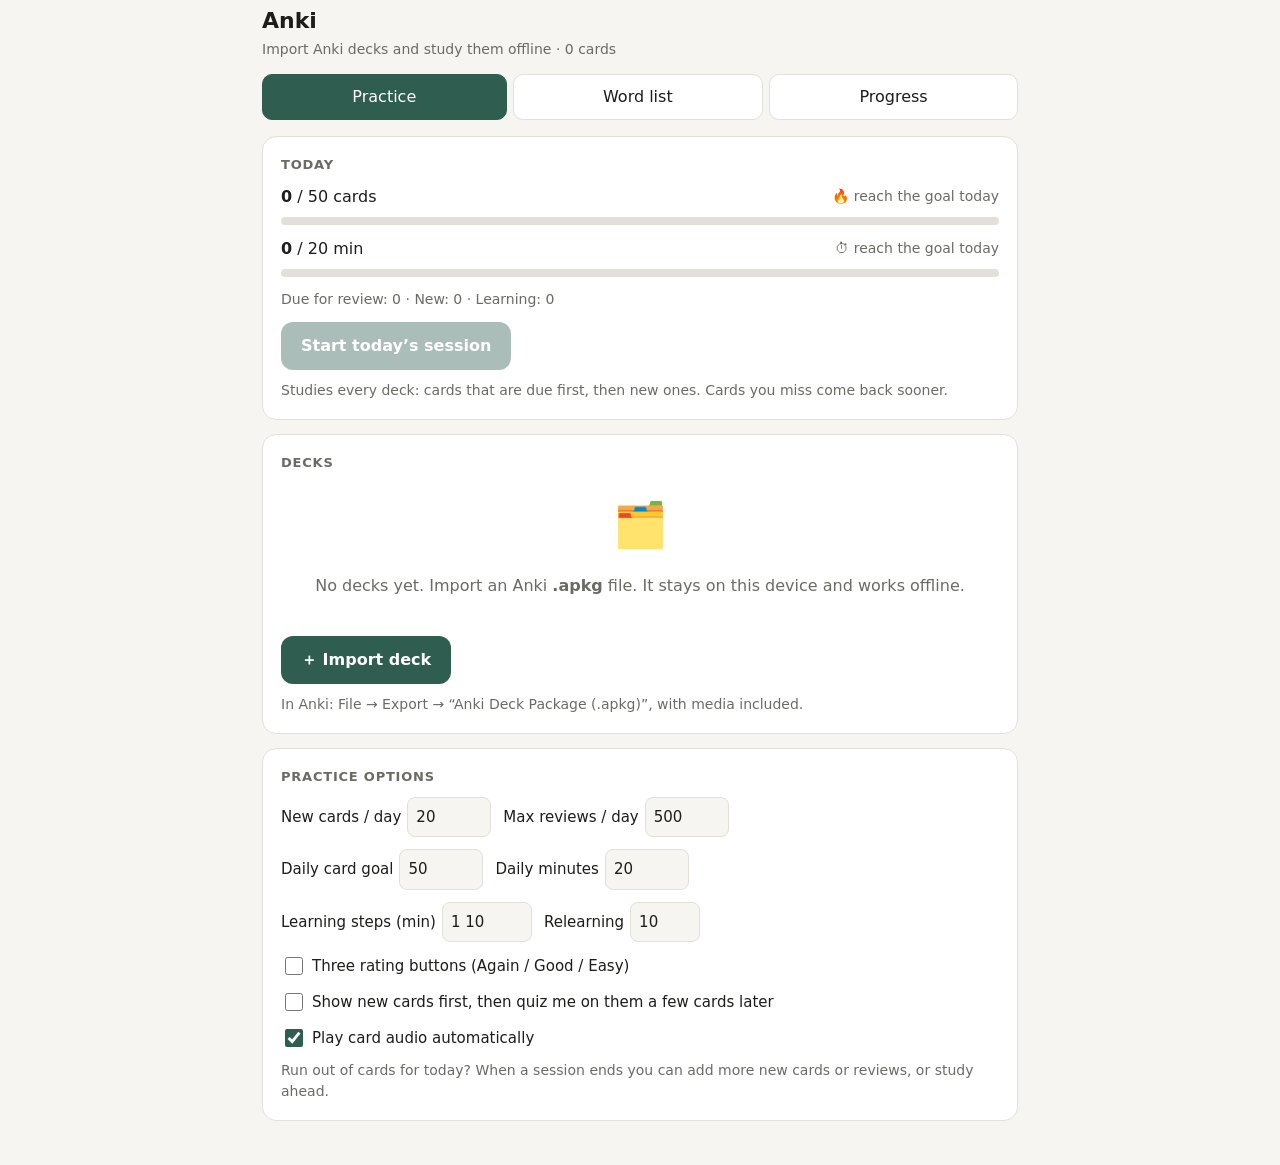
<file: recall.html>
<!doctype html>
<html lang="en">
<head>
<meta charset="utf-8">
<meta name="viewport" content="width=device-width,initial-scale=1,viewport-fit=cover">
<title>Anki – Flanna</title>
<link rel="stylesheet" href="recall.css?v=4">
</head>
<body>
<div id="app"></div>
<div id="toast" role="status"></div>
<input id="file" type="file" accept=".apkg,.colpkg,.zip" multiple hidden>
<input id="rfile" type="file" accept=".json,.zip,application/json,application/zip" hidden>
<script src="jszip.min.js"></script>
<script src="fzstd.js"></script>
<script src="sql-wasm.js"></script>
<script src="recall-engine.js?v=4"></script>
<script src="recall-app.js?v=4"></script>
</body>
</html>
</file>
<file: recall.css>
:root{
  --bg:#f6f5f1; --card:#ffffff; --ink:#1d1d1b; --mute:#6b6b66; --line:#e2e0d8;
  --accent:#2f5d50; --accent-ink:#ffffff; --ok:#1e8e3e; --okbg:#e6f4ea; --bad:#c5221f; --badbg:#fce8e6;
  --new:#0b7fc0; --learn:#d93025; --due:#1e8e3e; --hard:#b8860b;
}
@media (prefers-color-scheme:dark){
  :root{--bg:#161615;--card:#212120;--ink:#f1efe8;--mute:#a3a198;--line:#3a3935;--accent:#7fc4ae;--accent-ink:#10201a;
  --ok:#6fcf8a;--okbg:#18301f;--bad:#ff8a80;--badbg:#3a1d1b;--new:#5bb8f0;--learn:#ff7b72;--due:#6fcf8a;--hard:#e0b44a}
}
*{box-sizing:border-box;-webkit-tap-highlight-color:transparent}
html,body{margin:0;height:100%;background:var(--bg);color:var(--ink);font:16px/1.5 system-ui,-apple-system,"Segoe UI",Roboto,sans-serif}
button{font:inherit;color:inherit;cursor:pointer}
#app{height:100%}
.wrap{max-width:760px;margin:0 auto;padding:4px 2px calc(30px + env(safe-area-inset-bottom));min-height:100%}
h1{font-size:22px;margin:0 0 2px}
.sub{color:var(--mute);margin:0 0 14px;font-size:14px}
.panel{background:var(--card);border:1px solid var(--line);border-radius:14px;padding:18px;margin-bottom:14px}
.panel h2{font-size:13px;letter-spacing:.06em;text-transform:uppercase;color:var(--mute);margin:0 0 10px;font-weight:600}
.tabs{display:flex;gap:6px;margin:0 0 14px;overflow-x:auto;padding-bottom:2px}
.tabs button{flex:1 0 auto;border:1px solid var(--line);background:var(--card);color:var(--ink);padding:10px 14px;border-radius:10px;white-space:nowrap}
.tabs button[aria-pressed=true]{background:var(--accent);color:var(--accent-ink);border-color:var(--accent)}
.seg{display:flex;gap:6px;flex-wrap:wrap}
.seg button{flex:1 1 auto;border:1px solid var(--line);background:transparent;padding:9px 12px;border-radius:10px}
.seg button[aria-pressed=true]{background:var(--accent);color:var(--accent-ink);border-color:var(--accent)}
.row{display:flex;gap:12px;align-items:center;flex-wrap:wrap;margin-top:12px}
.row label{display:flex;gap:6px;align-items:center;font-size:15px}
input[type=number],input[type=text],input[type=search],select{padding:8px;border:1px solid var(--line);border-radius:8px;background:var(--bg);color:var(--ink);font:inherit;max-width:100%}
input[type=number]{width:84px}
input[type=search],select{width:100%}
input[type=checkbox]{width:18px;height:18px;accent-color:var(--accent);flex:none}
.btn{border:0;background:var(--accent);color:var(--accent-ink);padding:12px 20px;border-radius:12px;font-weight:600}
.btn.ghost{background:transparent;color:var(--ink);border:1px solid var(--line);font-weight:500}
.btn.bad{background:var(--bad);color:#fff}
.btn.sm{padding:8px 12px;font-size:14px}
.btn.big{width:100%;padding:15px;font-size:17px}
.btn:disabled{opacity:.4;cursor:default}
.meta{color:var(--mute);font-size:14px}
.top{display:flex;justify-content:space-between;align-items:center;gap:10px;flex-wrap:wrap}
.bar{height:8px;background:var(--line);border-radius:8px;overflow:hidden;margin:8px 0 12px}
.bar>i{display:block;height:100%;background:var(--accent);width:0;transition:width .3s}
.bar.t>i{background:#b8860b}
.strk{font-size:14px;color:var(--mute)}
.strk.on{color:var(--accent);font-weight:600}
.decks .dk{display:flex;align-items:center;gap:2px;border-top:1px solid var(--line);min-height:52px}
.decks .dk:first-child{border-top:0}
.chev{width:28px;height:28px;border:0;background:none;color:var(--mute);font-size:12px;flex:none}
.chev.empty{visibility:hidden}
.dk .name{flex:1;min-width:0;text-align:left;border:0;background:none;padding:12px 4px;font-weight:550;overflow:hidden;text-overflow:ellipsis;white-space:nowrap}
.dk .cnt{display:flex;font-variant-numeric:tabular-nums;font-weight:600}
.cnt i{font-style:normal;min-width:34px;text-align:center;font-size:15px}
.cnt .n{color:var(--new)}.cnt .l{color:var(--learn)}.cnt .d{color:var(--due)}.cnt .z{opacity:.28}
.dk .more{border:0;background:none;width:34px;height:34px;color:var(--mute);font-size:18px;border-radius:8px}
.cnthead{display:flex;justify-content:flex-end;gap:0;padding:0 36px 4px 0;font-size:11px;color:var(--mute);text-transform:uppercase;letter-spacing:.04em}
.cnthead span{min-width:34px;text-align:center}
.empty-state{text-align:center;padding:10px 6px;color:var(--mute)}
.field{display:flex;align-items:center;justify-content:space-between;gap:12px;padding:10px 0;border-bottom:1px solid var(--line)}
.field:last-child{border-bottom:0}
.field small{display:block;color:var(--mute)}
.overlay{position:fixed;inset:0;background:rgba(0,0,0,.45);display:grid;place-items:center;z-index:20;padding:20px}
.sheet{background:var(--card);border:1px solid var(--line);border-radius:16px;padding:20px;width:100%;max-width:420px;max-height:90vh;overflow:auto}
.sheet h2{margin:0 0 12px;font-size:18px;text-transform:none;letter-spacing:0;color:var(--ink)}
.sheet .row .btn{flex:1}
.spinner{width:34px;height:34px;border:4px solid var(--line);border-top-color:var(--accent);border-radius:50%;animation:spin 1s linear infinite;margin:0 auto 14px}
@keyframes spin{to{transform:rotate(360deg)}}
#toast{position:fixed;left:50%;bottom:calc(20px + env(safe-area-inset-bottom));transform:translate(-50%,20px);background:#111;color:#fff;padding:10px 16px;border-radius:10px;opacity:0;pointer-events:none;transition:.25s;z-index:40;max-width:90vw;font-size:14px}
#toast.on{opacity:1;transform:translate(-50%,0)}
.drop{position:fixed;inset:0;background:rgba(47,93,80,.9);color:#fff;display:none;place-items:center;font-size:22px;font-weight:600;z-index:30}
.drop.on{display:grid}
/* chart */
.chart{display:flex;align-items:flex-end;gap:5px;height:92px;margin-top:6px}
.chart div{flex:1;display:flex;flex-direction:column;justify-content:flex-end;align-items:center;height:100%;font-size:10px;color:var(--mute);gap:3px}
.chart i{display:block;width:100%;background:var(--accent);border-radius:4px 4px 0 0;min-height:2px}
.chart i.z{background:var(--line)}
.stack{display:flex;height:12px;border-radius:8px;overflow:hidden;background:var(--line);margin:8px 0}
.stack i{display:block;height:100%}
.legend{display:flex;gap:14px;flex-wrap:wrap;font-size:14px}
/* word list */
.wl{border-top:1px solid var(--line)}
.wl:first-child{border-top:0}
.wl button.h{display:flex;gap:10px;align-items:center;width:100%;text-align:left;border:0;background:none;padding:11px 0}
.wl .dot{width:10px;height:10px;border-radius:50%;flex:none;background:var(--line)}
.dot.s-new{background:var(--new)}.dot.s-learning{background:var(--learn)}.dot.s-review{background:var(--hard)}.dot.s-mastered{background:var(--ok)}
.wl .t{flex:1;min-width:0;overflow:hidden;text-overflow:ellipsis;white-space:nowrap}
.wl .ans{padding:0 0 12px 20px;color:var(--mute);font-size:15px;white-space:pre-wrap}
.wl .ans .row{margin-top:10px}
/* study */
.study{display:flex;flex-direction:column;height:100vh;height:100dvh;padding:6px 8px calc(8px + env(safe-area-inset-bottom))}
.sbar{display:flex;align-items:center;gap:4px}
.sbar .title{flex:1;min-width:0;text-align:center;font-weight:600;overflow:hidden;text-overflow:ellipsis;white-space:nowrap}
.iconbtn{border:1px solid var(--line);background:var(--card);width:40px;height:40px;border-radius:10px;font-size:18px;display:grid;place-items:center;color:var(--mute)}
.iconbtn:disabled{opacity:.35}
.scnt{display:flex;gap:14px;justify-content:center;font-weight:600;font-variant-numeric:tabular-nums;padding:8px 0}
.scnt .cur{text-decoration:underline;text-underline-offset:4px;text-decoration-thickness:2px}
.cardwrap{flex:1;min-height:0;background:var(--card);border:1px solid var(--line);border-radius:14px;overflow:hidden}
.cardwrap iframe{width:100%;height:100%;border:0;display:block;background:transparent}
.actions{padding-top:10px}
.rate{display:grid;gap:8px}
.rate.c4{grid-template-columns:repeat(4,1fr)}.rate.c3{grid-template-columns:repeat(3,1fr)}.rate.c2{grid-template-columns:repeat(2,1fr)}
.rate button{border:1px solid var(--line);border-radius:12px;padding:10px 4px 9px;background:var(--card);display:flex;flex-direction:column;align-items:center;gap:2px;font-weight:650}
.rate button small{font-weight:500;color:var(--mute);font-size:12px}
.rate .r1{color:var(--learn)}.rate .r2{color:var(--hard)}.rate .r3{color:var(--ok)}.rate .r4{color:var(--new)}
.done{margin:auto;text-align:center;padding:24px;max-width:380px;width:100%}
.done h2{margin:10px 0 6px;font-size:24px}.done p{color:var(--mute);margin:0 0 18px}
.done .big{font-size:52px}
.done .btn{margin-bottom:10px}
</file>
